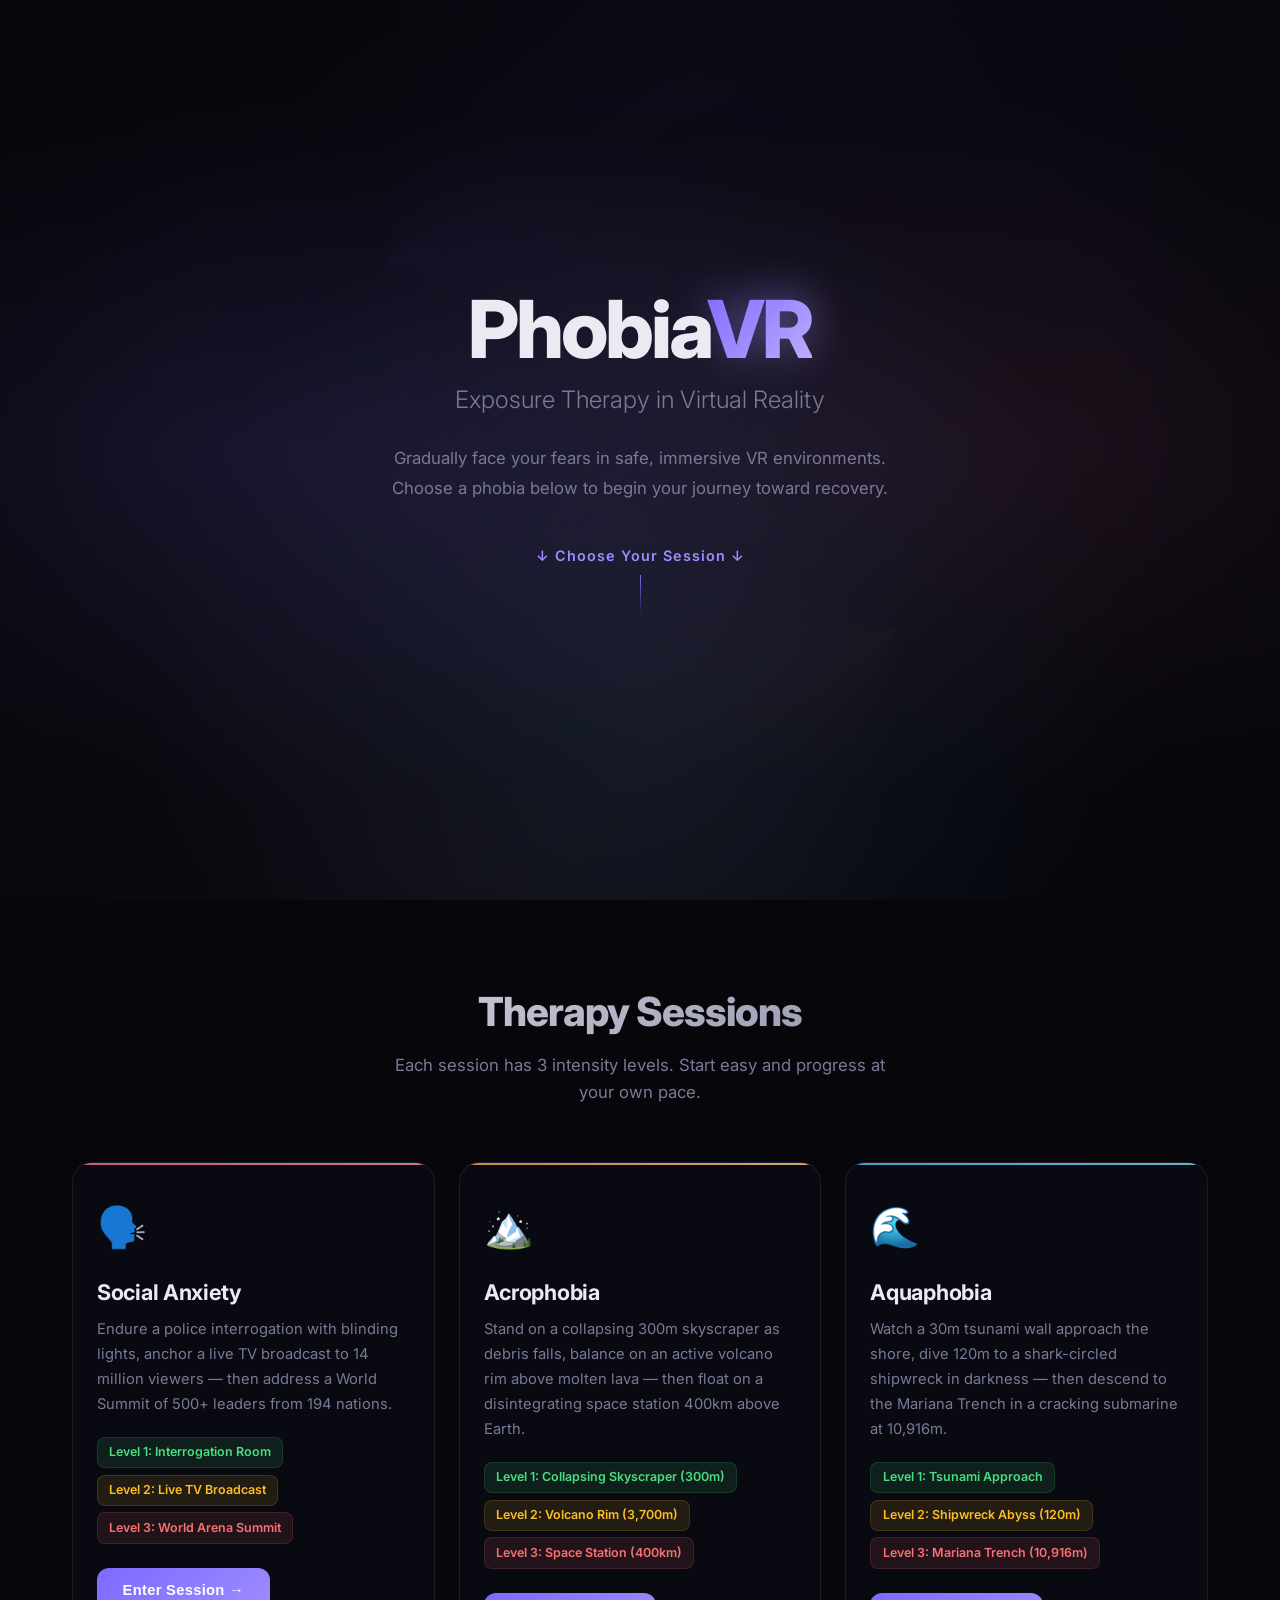
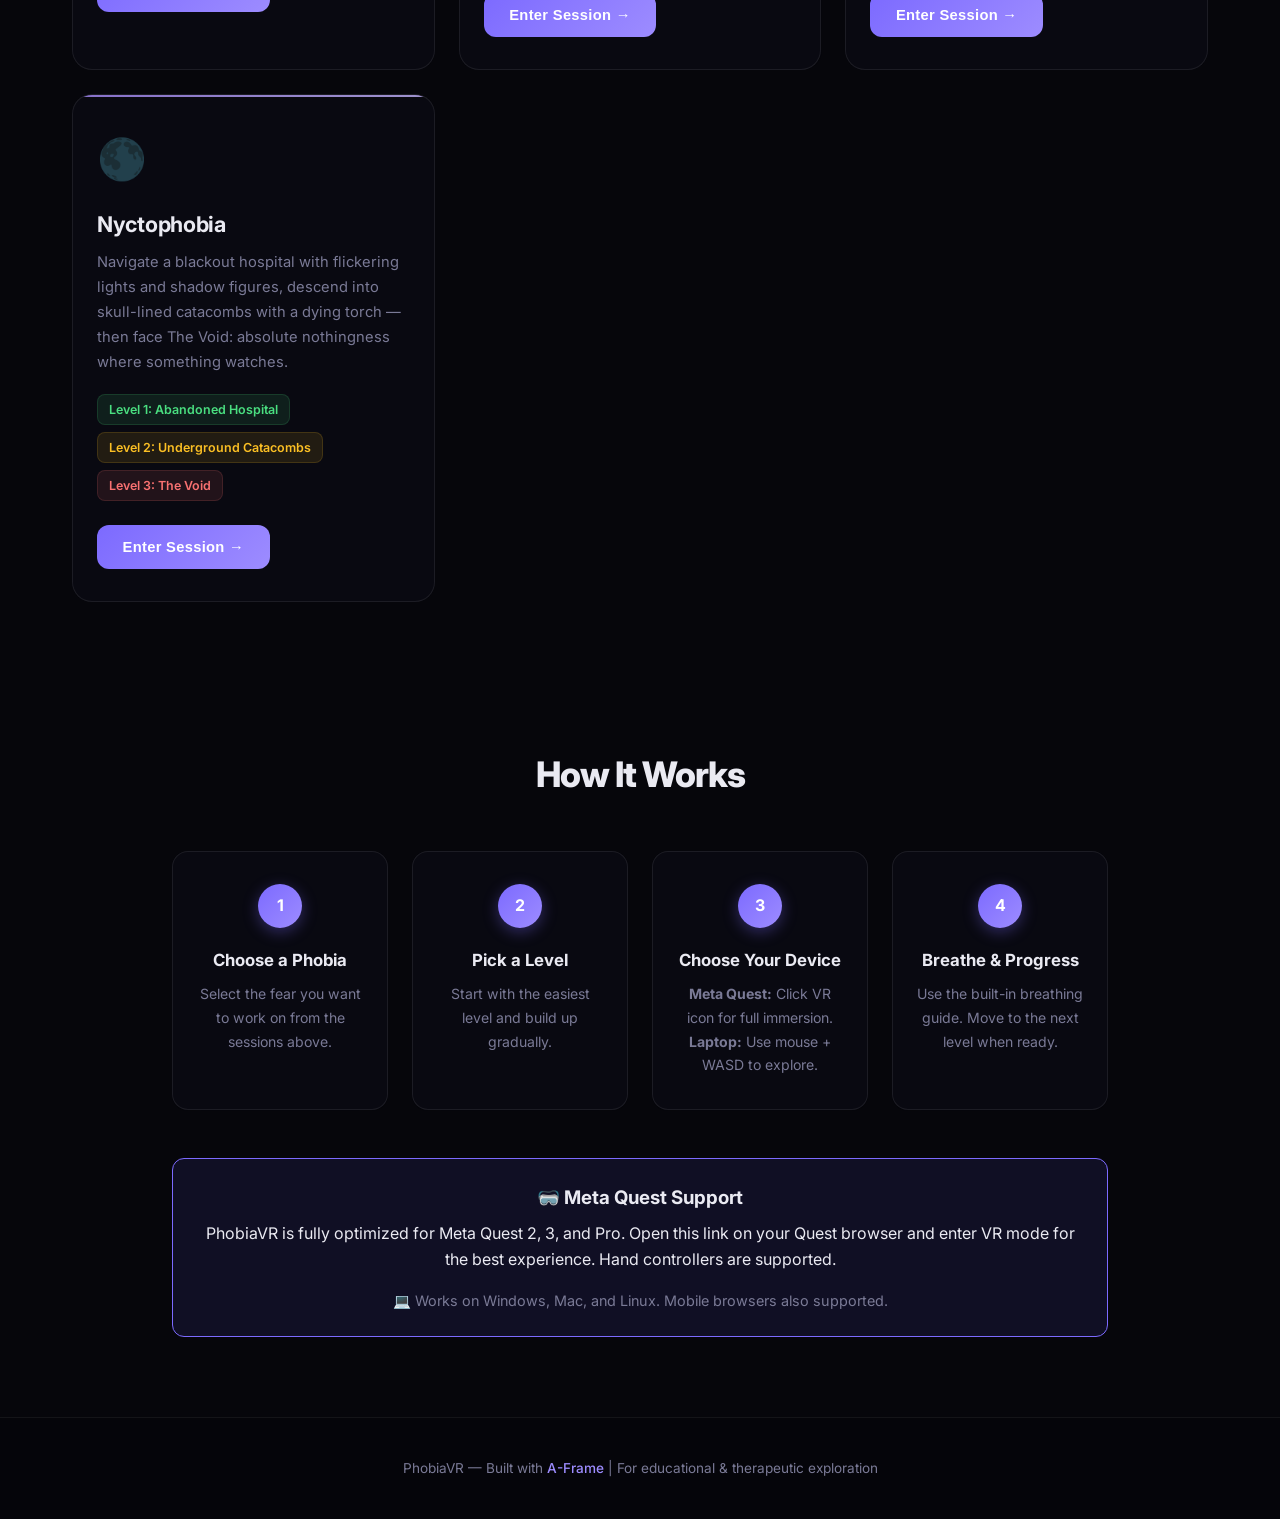
<file: index.html>
<!DOCTYPE html>
<html lang="en">
<head>
  <meta charset="UTF-8">
  <meta name="viewport" content="width=device-width, initial-scale=1.0">
  <title>PhobiaVR — Therapy Through Virtual Reality</title>
  <link rel="stylesheet" href="styles.css">
  <link href="https://fonts.googleapis.com/css2?family=Inter:wght@300;400;600;700;800&display=swap" rel="stylesheet">
</head>
<body>
  <div class="app">
    <!-- Hero / Landing -->
    <header class="hero">
      <div class="hero-bg"></div>
      <div class="hero-content">
        <h1 class="hero-title">Phobia<span class="accent">VR</span></h1>
        <p class="hero-subtitle">Exposure Therapy in Virtual Reality</p>
        <p class="hero-desc">
          Gradually face your fears in safe, immersive VR environments.
          Choose a phobia below to begin your journey toward recovery.
        </p>
        <div class="scroll-hint">↓ Choose Your Session ↓</div>
      </div>
    </header>

    <!-- Phobia Cards -->
    <main class="sessions">
      <h2 class="section-title">Therapy Sessions</h2>
      <p class="section-desc">Each session has 3 intensity levels. Start easy and progress at your own pace.</p>

      <div class="card-grid">
        <!-- Social Anxiety -->
        <div class="card card-social" onclick="window.location.href='social.html'">
          <div class="card-icon">🗣️</div>
          <h3>Social Anxiety</h3>
          <p>Endure a police interrogation with blinding lights, anchor a live TV broadcast to 14 million viewers — then address a World Summit of 500+ leaders from 194 nations.</p>
          <div class="card-levels">
            <span class="level easy">Level 1: Interrogation Room</span>
            <span class="level medium">Level 2: Live TV Broadcast</span>
            <span class="level hard">Level 3: World Arena Summit</span>
          </div>
          <button class="card-btn">Enter Session →</button>
        </div>

        <!-- Acrophobia -->
        <div class="card card-acro" onclick="window.location.href='acrophobia.html'">
          <div class="card-icon">🏔️</div>
          <h3>Acrophobia</h3>
          <p>Stand on a collapsing 300m skyscraper as debris falls, balance on an active volcano rim above molten lava — then float on a disintegrating space station 400km above Earth.</p>
          <div class="card-levels">
            <span class="level easy">Level 1: Collapsing Skyscraper (300m)</span>
            <span class="level medium">Level 2: Volcano Rim (3,700m)</span>
            <span class="level hard">Level 3: Space Station (400km)</span>
          </div>
          <button class="card-btn">Enter Session →</button>
        </div>

        <!-- Aquaphobia -->
        <div class="card card-aqua" onclick="window.location.href='aquaphobia.html'">
          <div class="card-icon">🌊</div>
          <h3>Aquaphobia</h3>
          <p>Watch a 30m tsunami wall approach the shore, dive 120m to a shark-circled shipwreck in darkness — then descend to the Mariana Trench in a cracking submarine at 10,916m.</p>
          <div class="card-levels">
            <span class="level easy">Level 1: Tsunami Approach</span>
            <span class="level medium">Level 2: Shipwreck Abyss (120m)</span>
            <span class="level hard">Level 3: Mariana Trench (10,916m)</span>
          </div>
          <button class="card-btn">Enter Session →</button>
        </div>

        <!-- Nyctophobia -->
        <div class="card card-nycto" onclick="window.location.href='nyctophobia.html'">
          <div class="card-icon">🌑</div>
          <h3>Nyctophobia</h3>
          <p>Navigate a blackout hospital with flickering lights and shadow figures, descend into skull-lined catacombs with a dying torch — then face The Void: absolute nothingness where something watches.</p>
          <div class="card-levels">
            <span class="level easy">Level 1: Abandoned Hospital</span>
            <span class="level medium">Level 2: Underground Catacombs</span>
            <span class="level hard">Level 3: The Void</span>
          </div>
          <button class="card-btn">Enter Session →</button>
        </div>
      </div>
    </main>

    <!-- Info -->
    <section class="info">
      <h2>How It Works</h2>
      <div class="info-grid">
        <div class="info-item">
          <div class="info-num">1</div>
          <h4>Choose a Phobia</h4>
          <p>Select the fear you want to work on from the sessions above.</p>
        </div>
        <div class="info-item">
          <div class="info-num">2</div>
          <h4>Pick a Level</h4>
          <p>Start with the easiest level and build up gradually.</p>
        </div>
        <div class="info-item">
          <div class="info-num">3</div>
          <h4>Choose Your Device</h4>
          <p><strong>Meta Quest:</strong> Click VR icon for full immersion. <strong>Laptop:</strong> Use mouse + WASD to explore.</p>
        </div>
        <div class="info-item">
          <div class="info-num">4</div>
          <h4>Breathe & Progress</h4>
          <p>Use the built-in breathing guide. Move to the next level when ready.</p>
        </div>
      </div>
      
      <div style="margin-top: 3rem; padding: 1.5rem; background: rgba(108, 99, 255, 0.1); border: 1px solid var(--accent); border-radius: 12px; text-align: center;">
        <h3 style="margin-bottom: 0.5rem;">🥽 Meta Quest Support</h3>
        <p>PhobiaVR is fully optimized for Meta Quest 2, 3, and Pro. Open this link on your Quest browser and enter VR mode for the best experience. Hand controllers are supported.</p>
        <p style="margin-top: 1rem; font-size: 0.9rem; color: var(--text-dim);">💻 Works on Windows, Mac, and Linux. Mobile browsers also supported.</p>
      </div>
    </section>

    <footer>
      <p>PhobiaVR — Built with <a href="https://aframe.io" target="_blank">A-Frame</a> | For educational & therapeutic exploration</p>
    </footer>
  </div>
</body>
</html>
</file>
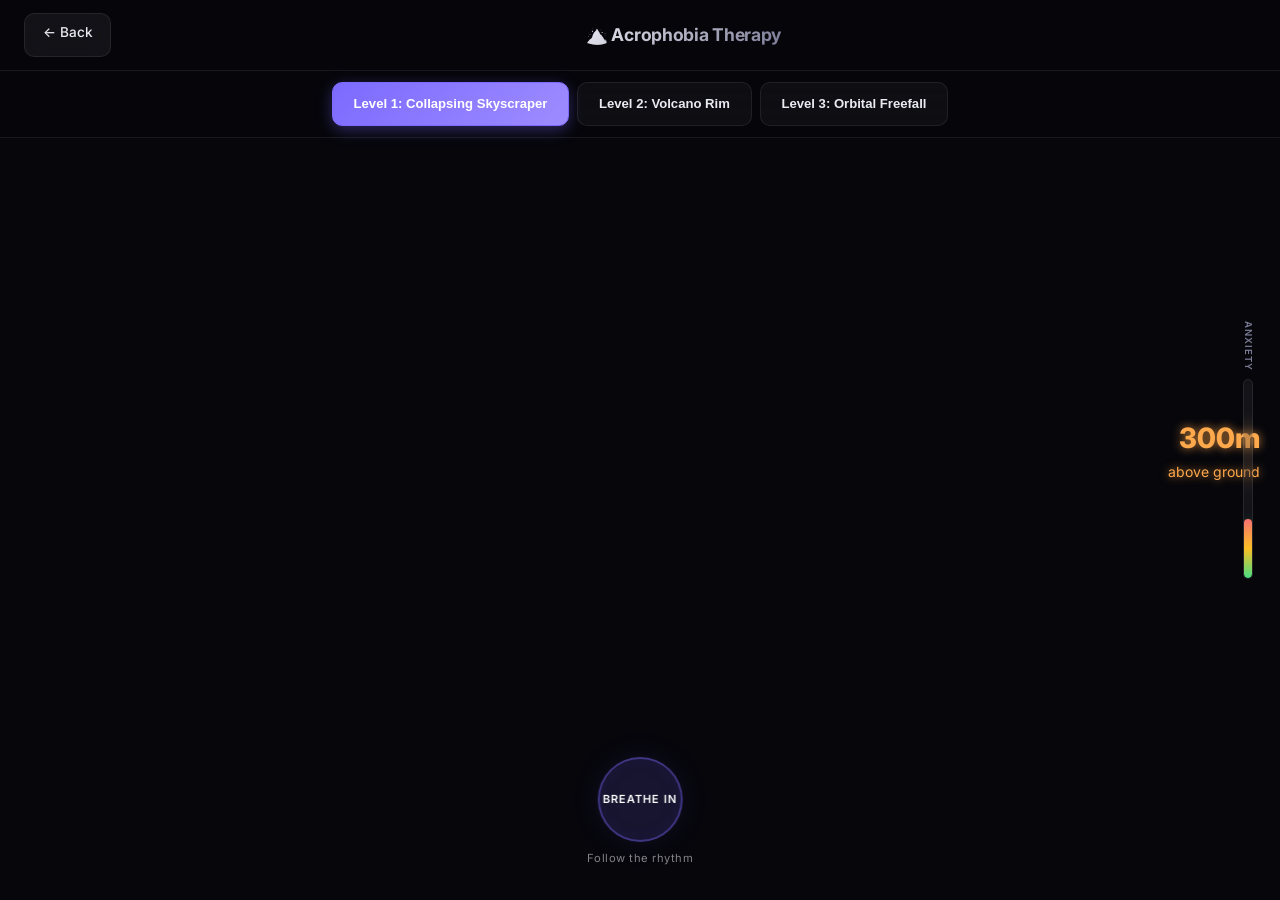
<file: acrophobia.html>
<!DOCTYPE html>
<html lang="en">
<head>
  <meta charset="UTF-8">
  <meta name="viewport" content="width=device-width, initial-scale=1.0">
  <title>Acrophobia — PhobiaVR</title>
  <script src="https://aframe.io/releases/1.4.2/aframe.min.js"></script>
  <script src="shared.js"></script>
  <link rel="stylesheet" href="styles.css">
  <link href="https://fonts.googleapis.com/css2?family=Inter:wght@300;400;600;700&display=swap" rel="stylesheet">
  <style>
    #height-indicator{position:fixed;right:20px;top:50%;transform:translateY(-50%);z-index:100;color:#ffa94d;font-family:Inter,sans-serif;font-size:14px;text-align:right;pointer-events:none;text-shadow:0 0 10px rgba(255,169,77,0.8)}
    #height-indicator .height-val{font-size:28px;font-weight:800;display:block}
    #wind-overlay{position:fixed;top:0;left:0;width:100%;height:100%;pointer-events:none;z-index:50;opacity:0;transition:opacity 1s}
    #vertigo-overlay{position:fixed;top:0;left:0;width:100%;height:100%;pointer-events:none;z-index:49;opacity:0;transition:opacity 2s;background:radial-gradient(ellipse at center,transparent 30%,rgba(0,0,0,0.5) 100%)}
    @keyframes screenShake{0%{transform:translate(0,0)}25%{transform:translate(-3px,2px)}50%{transform:translate(2px,-3px)}75%{transform:translate(-2px,3px)}100%{transform:translate(0,0)}}
    #lift-overlay{position:fixed;bottom:28%;left:50%;transform:translateX(-50%);z-index:52;pointer-events:none;text-align:center;transition:opacity 0.5s;opacity:0}
    #lift-overlay .lift-arrow{color:#ffa94d;font-size:36px;display:block;animation:liftPulse 1s ease-in-out infinite;text-shadow:0 0 20px rgba(255,169,77,0.8)}
    #lift-overlay .lift-text{color:#ffa94d;font-family:Inter,sans-serif;font-size:13px;font-weight:700;letter-spacing:4px;text-shadow:0 0 12px rgba(255,169,77,0.6)}
    @keyframes liftPulse{0%,100%{transform:translateY(4px);opacity:0.3}50%{transform:translateY(-4px);opacity:1}}
    #fall-overlay{position:fixed;top:0;left:0;width:100%;height:100%;z-index:60;pointer-events:none;opacity:0;transition:opacity 0.2s;background:linear-gradient(to bottom,rgba(255,0,0,0.15),rgba(0,0,0,0.8))}
    #fall-overlay .fall-text{position:absolute;top:40%;left:50%;transform:translate(-50%,-50%);color:#ff3333;font-family:Inter,sans-serif;font-size:42px;font-weight:900;letter-spacing:8px;text-shadow:0 0 30px rgba(255,0,0,0.7);animation:fallPulse 0.3s ease-in-out infinite}
    #fall-overlay .fall-alt{position:absolute;top:55%;left:50%;transform:translateX(-50%);color:#ffa94d;font-family:Inter,sans-serif;font-size:20px;font-weight:700;letter-spacing:3px;text-shadow:0 0 12px rgba(255,169,77,0.8)}
    @keyframes fallPulse{0%,100%{opacity:1;transform:translate(-50%,-50%) scale(1)}50%{opacity:0.6;transform:translate(-50%,-50%) scale(1.05)}}
    #fall-overlay .try-again{position:absolute;top:68%;left:50%;transform:translateX(-50%);padding:14px 40px;background:rgba(255,60,60,0.8);color:#fff;font-family:Inter,sans-serif;font-size:16px;font-weight:700;letter-spacing:3px;border:2px solid #ff6666;border-radius:8px;cursor:pointer;pointer-events:auto;opacity:0;transition:opacity 0.5s;text-shadow:0 0 8px rgba(255,0,0,0.6);animation:none}
    #fall-overlay .try-again:hover{background:rgba(255,80,80,1);transform:translateX(-50%) scale(1.05)}
    #fall-overlay .try-again.show{opacity:1;animation:fallPulse 1.5s ease-in-out infinite}
  </style>
</head>
<body>
  <div id="height-indicator"><span class="height-val" id="alt-display">300m</span>above ground</div>
  <div id="wind-overlay"></div>
  <div id="vertigo-overlay"></div>
  <div id="lift-overlay"><span class="lift-arrow">▲</span><span class="lift-text">ASCENDING</span></div>
  <div id="fall-overlay"><div class="fall-text">FALLING</div><div class="fall-alt" id="fall-alt">300m</div><button class="try-again" id="try-again-btn" onclick="retryLevel()">TRY AGAIN</button></div>
  <div class="scene-ui">
    <div class="scene-header">
      <a href="index.html" class="back-btn">← Back</a>
      <h1>🏔️ Acrophobia Therapy</h1>
      <div></div>
    </div>
    <div class="level-selector">
      <button class="level-btn active" onclick="setLevel(1)">Level 1: Collapsing Skyscraper</button>
      <button class="level-btn" onclick="setLevel(2)">Level 2: Volcano Rim</button>
      <button class="level-btn" onclick="setLevel(3)">Level 3: Orbital Freefall</button>
    </div>
  </div>
  <div class="breathing-guide"><div class="breath-circle">Breathe In</div><div class="breath-label">Follow the rhythm</div></div>
  <div class="anxiety-meter"><span class="meter-label">Anxiety</span><div class="meter-track"><div class="meter-fill" style="height:30%"></div></div></div>
  <div class="comfort-msg" style="opacity:0;">You are safe here.</div>

  <a-scene id="vrscene" vr-mode-ui="enabled:true" renderer="antialias:true; colorManagement:true; physicallyCorrectLights:true; logarithmicDepthBuffer:true" fog="type:linear; color:#8899aa; near:80; far:600">
    <a-entity id="rig" position="0 1.6 0" thumbstick-locomotion="speed:5">
      <a-camera look-controls wasd-controls="acceleration:30">
        <a-cursor color="#ffa94d" fuse="false" raycaster="far:500"></a-cursor>
      </a-camera>
      <a-entity id="left-hand" laser-controls="hand:left" raycaster="showLine:true; lineColor:#44aaff; lineOpacity:0.5; far:3"></a-entity>
      <a-entity id="right-hand" laser-controls="hand:right" raycaster="showLine:true; lineColor:#44aaff; lineOpacity:0.5; far:10"></a-entity>
    </a-entity>

    <!-- ======= LEVEL 1: Collapsing Skyscraper 300m ======= -->
    <a-entity id="level1" visible="true">
      <a-sky color="#778899"></a-sky>
      <a-light type="directional" position="40 60 20" color="#fff5e0" intensity="1.5" cast-shadow="true"></a-light>
      <a-light type="ambient" color="#99aabb" intensity="0.35"></a-light>
      <a-light type="hemisphere" color="#aabbcc" groundColor="#555" intensity="0.3"></a-light>
      <!-- Overcast sun -->
      <a-sphere position="40 60 20" radius="4" material="color:#fff; emissive:#ffe8c0; emissiveIntensity:0.8; fog:false"></a-sphere>

      <!-- Cracked rooftop platform -->
      <a-box position="0 0 0" width="28" height="0.3" depth="28" material="color:#777; roughness:0.95"></a-box>
      <!-- Crack lines across floor -->
      <a-box position="-3 0.16 2" width="14" height="0.02" depth="0.08" material="color:#333" rotation="0 15 0"></a-box>
      <a-box position="4 0.16 -3" width="10" height="0.02" depth="0.06" material="color:#333" rotation="0 -25 0"></a-box>
      <a-box position="1 0.16 5" width="12" height="0.02" depth="0.05" material="color:#333" rotation="0 40 0"></a-box>
      <a-box position="-5 0.16 -7" width="8" height="0.02" depth="0.07" material="color:#444" rotation="0 -60 0"></a-box>

      <!-- Gaping hole in floor -->
      <a-box position="9 -0.2 -7" width="6" height="0.4" depth="5" material="color:#222; side:back"></a-box>

      <!-- Rebar sticking out of edges -->
      <a-cylinder position="-13.8 0.5 -5" radius="0.03" height="1.8" material="color:#8B4513; metalness:0.7" rotation="15 0 10"></a-cylinder>
      <a-cylinder position="-13.6 0.3 -3" radius="0.03" height="1.2" material="color:#8B4513; metalness:0.7" rotation="-10 0 25"></a-cylinder>
      <a-cylinder position="13.5 0.4 3" radius="0.03" height="1" material="color:#8B4513; metalness:0.7" rotation="20 0 -15"></a-cylinder>
      <a-cylinder position="5 0.3 -13.8" radius="0.03" height="1.5" material="color:#8B4513; metalness:0.7" rotation="-5 0 30"></a-cylinder>

      <!-- Broken railing (partial, only one side) -->
      <a-box position="-5 0.5 -13.8" width="12" height="1" depth="0.1" material="color:#666; metalness:0.5"></a-box>
      <a-box position="10 0.3 -13.8" width="3" height="0.5" depth="0.1" material="color:#666; metalness:0.5" rotation="0 0 -25"></a-box>
      <!-- All other sides: NO railing -->

      <!-- Rooftop structures (damaged) -->
      <a-box position="-8 1.5 8" width="4" height="3" depth="3" material="color:#666"></a-box>
      <a-box position="-8 3.2 8" width="3.5" height="0.5" depth="2.8" material="color:#555" rotation="0 0 8"></a-box>
      <!-- HVAC unit toppled -->
      <a-box position="7 0.4 9" width="2" height="1.5" depth="2" material="color:#888; metalness:0.4" rotation="0 0 35"></a-box>

      <!-- Building going DOWN 300m -->
      <a-box position="0 -150 0" width="28" height="300" depth="28" material="color:#556677; metalness:0.3"></a-box>
      <!-- Glass facade -->
      <a-box position="0 -100 -14.1" width="27" height="260" depth="0.1" material="color:#334455; metalness:0.8; opacity:0.7; transparent:true"></a-box>
      <a-box position="14.1 -100 0" width="0.1" height="260" depth="27" material="color:#334455; metalness:0.8; opacity:0.7; transparent:true"></a-box>
      <a-box position="-14.1 -100 0" width="0.1" height="260" depth="27" material="color:#334455; metalness:0.8; opacity:0.7; transparent:true"></a-box>

      <!-- Falling debris (animated) -->
      <a-box position="-4 5 -8" width="0.8" height="0.3" depth="0.6" material="color:#888"
             animation="property:position; to:-6 -300 -12; dur:7000; loop:true; easing:easeInQuad"
             animation__rot="property:rotation; from:0 0 0; to:120 250 80; dur:7000; loop:true"></a-box>
      <a-box position="6 3 5" width="0.5" height="0.2" depth="0.4" material="color:#777"
             animation="property:position; to:8 -300 3; dur:9000; loop:true; easing:easeInQuad; delay:2000"
             animation__rot="property:rotation; from:0 0 0; to:90 180 45; dur:9000; loop:true; delay:2000"></a-box>
      <a-sphere position="2 4 -10" radius="0.2" material="color:#999"
               animation="property:position; to:3 -300 -14; dur:5000; loop:true; easing:easeInQuad; delay:4000"></a-sphere>
      <a-box position="-8 6 2" width="1.2" height="0.5" depth="0.8" material="color:#666"
             animation="property:position; to:-10 -300 -2; dur:11000; loop:true; easing:easeInQuad; delay:6000"
             animation__rot="property:rotation; from:0 0 0; to:200 90 150; dur:11000; loop:true; delay:6000"></a-box>

      <!-- Ground 300m below -->
      <a-plane position="0 -300 0" rotation="-90 0 0" width="4000" height="4000" material="color:#4a5a3a"></a-plane>
      <!-- Streets grid -->
      <a-box position="0 -299.9 -50" width="14" height="0.05" depth="4000" material="color:#333"></a-box>
      <a-box position="70 -299.9 0" width="14" height="0.05" depth="4000" material="color:#333"></a-box>
      <a-box position="-70 -299.9 0" width="14" height="0.05" depth="4000" material="color:#333"></a-box>
      <a-box position="0 -299.9 0" width="4000" height="0.05" depth="14" material="color:#333"></a-box>

      <!-- Flashing emergency vehicles far below -->
      <a-box position="5 -299 -20" width="0.5" height="0.25" depth="1" material="color:#ff0000; emissive:#ff0000; emissiveIntensity:0"
             animation="property:material.emissiveIntensity; from:0; to:0.8; dur:500; dir:alternate; loop:true"></a-box>
      <a-box position="8 -299 -22" width="0.5" height="0.25" depth="1" material="color:#0000ff; emissive:#0000ff; emissiveIntensity:0"
             animation="property:material.emissiveIntensity; from:0.8; to:0; dur:500; dir:alternate; loop:true"></a-box>
      <a-box position="-3 -299 -18" width="0.5" height="0.25" depth="1" material="color:#ff0000; emissive:#ff0000; emissiveIntensity:0"
             animation="property:material.emissiveIntensity; from:0; to:0.6; dur:600; dir:alternate; loop:true"></a-box>

      <!-- Massive city skyline -->
      <a-box position="-90 -80 -60" width="35" height="440" depth="35" material="color:#667788; metalness:0.5"></a-box>
      <a-box position="100 -60 -80" width="28" height="480" depth="28" material="color:#556677; metalness:0.5"></a-box>
      <a-box position="-60 -120 80" width="32" height="360" depth="32" material="color:#778899; metalness:0.5"></a-box>
      <a-box position="70 -140 70" width="24" height="320" depth="24" material="color:#889999; metalness:0.5"></a-box>
      <a-box position="-120 -70 -110" width="40" height="460" depth="35" material="color:#5a6a7a; metalness:0.5"></a-box>
      <a-box position="140 -100 -40" width="22" height="400" depth="22" material="color:#6a7a8a; metalness:0.5"></a-box>
      <a-box position="-40 -150 -140" width="45" height="300" depth="40" material="color:#7788aa; metalness:0.5"></a-box>
      <a-box position="50 -130 140" width="30" height="340" depth="30" material="color:#667799; metalness:0.5"></a-box>
      <a-box position="160 -90 60" width="26" height="420" depth="26" material="color:#5a7a8a; metalness:0.5"></a-box>
      <a-box position="-150 -110 50" width="33" height="380" depth="28" material="color:#6a8899; metalness:0.5"></a-box>

      <!-- Helicopter circling building -->
      <a-entity animation="property:rotation; from:0 0 0; to:0 360 0; dur:20000; loop:true; easing:linear">
        <a-entity position="35 8 0">
          <a-box width="1.8" height="0.6" depth="0.6" material="color:#333"></a-box>
          <a-box position="-1 0 0" width="1.5" height="0.2" depth="0.2" material="color:#555"></a-box>
          <a-cylinder position="0 0.5 0" radius="2" height="0.05" material="color:#555; opacity:0.5; transparent:true"
                      animation="property:rotation; from:0 0 0; to:0 360 0; dur:150; loop:true; easing:linear"></a-cylinder>
        </a-entity>
      </a-entity>

      <!-- Storm clouds approaching -->
      <a-entity position="-70 40 -100">
        <a-sphere radius="30" material="color:#445566; opacity:0.6; transparent:true; fog:false"></a-sphere>
        <a-sphere position="25 -5 10" radius="22" material="color:#445566; opacity:0.5; transparent:true; fog:false"></a-sphere>
        <a-sphere position="-15 3 15" radius="18" material="color:#3a4a5a; opacity:0.4; transparent:true; fog:false"></a-sphere>
      </a-entity>
      <a-entity position="60 35 -120">
        <a-sphere radius="25" material="color:#3a4a55; opacity:0.5; transparent:true; fog:false"></a-sphere>
        <a-sphere position="18 2 8" radius="20" material="color:#3a4a55; opacity:0.4; transparent:true; fog:false"></a-sphere>
      </a-entity>

      <!-- Violent wind streaks -->
      <a-entity animation="property:position; from:-40 2 -5; to:40 3 -8; dur:2200; loop:true; easing:linear">
        <a-box width="6" height="0.01" depth="0.01" material="color:#fff; opacity:0.4; transparent:true"></a-box>
      </a-entity>
      <a-entity animation="property:position; from:-35 5 3; to:35 4 1; dur:1800; loop:true; easing:linear">
        <a-box width="5" height="0.01" depth="0.01" material="color:#fff; opacity:0.3; transparent:true"></a-box>
      </a-entity>
      <a-entity animation="property:position; from:-45 1 8; to:45 2 5; dur:1500; loop:true; easing:linear">
        <a-box width="7" height="0.01" depth="0.01" material="color:#fff; opacity:0.25; transparent:true"></a-box>
      </a-entity>
      <a-entity animation="property:position; from:40 7 -3; to:-40 6 -6; dur:2000; loop:true; easing:linear">
        <a-box width="4" height="0.01" depth="0.01" material="color:#fff; opacity:0.2; transparent:true"></a-box>
      </a-entity>

      <!-- Cloud layers encountered during ascent -->
      <a-sphere position="-20 -180 -15" radius="22" material="color:#bbc; opacity:0.14; transparent:true; fog:false"></a-sphere>
      <a-sphere position="15 -170 10" radius="18" material="color:#ccd; opacity:0.12; transparent:true; fog:false"></a-sphere>
      <a-sphere position="5 -160 -20" radius="25" material="color:#aab; opacity:0.1; transparent:true; fog:false"></a-sphere>
      <a-sphere position="-10 -100 12" radius="20" material="color:#dde; opacity:0.1; transparent:true; fog:false"></a-sphere>
      <a-sphere position="18 -90 -10" radius="15" material="color:#bbc; opacity:0.08; transparent:true; fog:false"></a-sphere>
      <a-sphere position="-25 -140 5" radius="16" material="color:#ccc; opacity:0.11; transparent:true; fog:false"></a-sphere>

      <a-text value="COLLAPSING SKYSCRAPER — 300m up.\nThe floor is cracking. Debris falls into the void.\nNo complete railing. The building groans and shifts.\nLook down through the hole in the floor." position="0 3.5 -6" align="center" color="#ffa94d" scale="0.55 0.55 0.55" face-camera></a-text>
    </a-entity>

    <!-- ======= LEVEL 2: Active Volcano Rim — 3,700m ======= -->
    <a-entity id="level2" visible="false">
      <a-sky color="#1a0800"></a-sky>
      <a-light type="ambient" color="#ff4400" intensity="0.15"></a-light>
      <a-light type="point" position="0 -200 0" color="#ff3300" intensity="3" distance="500"></a-light>
      <a-light type="point" position="0 -100 0" color="#ff6600" intensity="2" distance="300"></a-light>
      <a-light type="directional" position="30 40 20" color="#ffaa66" intensity="0.5"></a-light>

      <!-- Volcano rim (irregular rocky ring) -->
      <a-torus position="0 0 0" radius="22" radius-tubular="5" material="color:#2a1a0a; roughness:1" rotation="90 0 0" segments-tubular="24" segments-radial="12"></a-torus>
      <!-- Standing platform -->
      <a-box position="0 -1 20" width="8" height="2.5" depth="5" material="color:#3a2510; roughness:1"></a-box>
      <a-box position="4 -0.5 19" width="3" height="1.8" depth="3" material="color:#2a1a08; roughness:1"></a-box>
      <a-box position="-3 -0.8 21" width="2.5" height="1.2" depth="2.5" material="color:#4a3015; roughness:1"></a-box>
      <a-sphere position="6 -0.2 18" radius="1" material="color:#3a2010; roughness:1"></a-sphere>
      <a-sphere position="-5 -0.3 19" radius="0.8" material="color:#2a1508; roughness:1"></a-sphere>

      <!-- Lava lake 400m below -->
      <a-circle position="0 -400 0" radius="20" rotation="-90 0 0" material="color:#ff3300; emissive:#ff4400; emissiveIntensity:0.8"
                animation="property:material.emissiveIntensity; from:0.5; to:1; dur:3000; dir:alternate; loop:true"></a-circle>
      <a-circle position="0 -399 0" radius="22" rotation="-90 0 0" material="color:#ff6600; opacity:0.3; transparent:true; emissive:#ff4400; emissiveIntensity:0.5"></a-circle>
      <!-- Lava rivers on surface -->
      <a-box position="5 -398 -3" width="1.5" height="0.1" depth="8" material="color:#ff5500; emissive:#ff3300; emissiveIntensity:0.6"
             animation="property:material.emissiveIntensity; from:0.4; to:0.9; dur:2000; dir:alternate; loop:true"></a-box>
      <a-box position="-4 -398 5" width="1" height="0.1" depth="6" material="color:#ff4400; emissive:#ff2200; emissiveIntensity:0.5" rotation="0 30 0"
             animation="property:material.emissiveIntensity; from:0.3; to:0.8; dur:2500; dir:alternate; loop:true"></a-box>

      <!-- Inner caldera walls -->
      <a-cylinder position="0 -200 0" radius="21" height="400" material="color:#1a0a04; roughness:1; side:back" open-ended="true"></a-cylinder>

      <!-- Volcanic rocks -->
      <a-sphere position="7 0.2 17" radius="1" material="color:#2a1508; roughness:1"></a-sphere>
      <a-sphere position="-6 -0.3 18" radius="0.6" material="color:#3a2010; roughness:1"></a-sphere>
      <a-sphere position="2 0.3 16" radius="0.8" material="color:#1a0a04; roughness:1"></a-sphere>
      <a-box position="-2 0 15" width="2" height="1" depth="1.5" material="color:#2a1a08; roughness:1" rotation="10 20 5"></a-box>

      <!-- Rising lava bubbles -->
      <a-sphere position="3 -380 -5" radius="1.5" material="color:#ff5500; emissive:#ff3300; emissiveIntensity:0.8"
                animation="property:position; from:3 -380 -5; to:5 -280 -3; dur:6000; loop:true; easing:easeOutQuad"
                animation__pop="property:scale; from:1 1 1; to:0.1 0.1 0.1; dur:6000; loop:true; easing:easeInQuad"></a-sphere>
      <a-sphere position="-5 -390 8" radius="1.2" material="color:#ff6600; emissive:#ff4400; emissiveIntensity:0.7"
                animation="property:position; from:-5 -390 8; to:-3 -300 6; dur:8000; loop:true; easing:easeOutQuad; delay:2000"
                animation__pop="property:scale; from:1 1 1; to:0.1 0.1 0.1; dur:8000; loop:true; easing:easeInQuad; delay:2000"></a-sphere>
      <a-sphere position="0 -370 0" radius="2" material="color:#ff4400; emissive:#ff2200; emissiveIntensity:0.9"
                animation="property:position; from:0 -370 0; to:2 -260 -2; dur:10000; loop:true; easing:easeOutQuad; delay:4000"
                animation__pop="property:scale; from:1 1 1; to:0.1 0.1 0.1; dur:10000; loop:true; easing:easeInQuad; delay:4000"></a-sphere>

      <!-- Smoke columns rising -->
      <a-sphere position="10 3 12" radius="3" material="color:#554433; opacity:0.2; transparent:true"
                animation="property:position; from:10 3 12; to:14 40 10; dur:12000; loop:true"
                animation__fade="property:material.opacity; from:0.2; to:0; dur:12000; loop:true"></a-sphere>
      <a-sphere position="-8 2 14" radius="2.5" material="color:#665544; opacity:0.15; transparent:true"
                animation="property:position; from:-8 2 14; to:-5 35 16; dur:10000; loop:true; delay:3000"
                animation__fade="property:material.opacity; from:0.15; to:0; dur:10000; loop:true; delay:3000"></a-sphere>
      <a-sphere position="3 4 22" radius="4" material="color:#443322; opacity:0.2; transparent:true"
                animation="property:position; from:3 4 22; to:1 50 24; dur:15000; loop:true; delay:5000"
                animation__fade="property:material.opacity; from:0.2; to:0; dur:15000; loop:true; delay:5000"></a-sphere>
      <a-sphere position="-3 5 16" radius="2" material="color:#554433; opacity:0.18; transparent:true"
                animation="property:position; from:-3 5 16; to:-1 30 18; dur:9000; loop:true; delay:7000"
                animation__fade="property:material.opacity; from:0.18; to:0; dur:9000; loop:true; delay:7000"></a-sphere>

      <!-- Outer mountain slope -->
      <a-cone position="0 -600 0" radius-bottom="900" radius-top="24" height="1200" material="color:#3a2a15; roughness:1; side:double" open-ended="true"></a-cone>
      <!-- Distant landscape -->
      <a-plane position="0 -900 0" rotation="-90 0 0" width="8000" height="8000" material="color:#2a4a2a"></a-plane>

      <!-- Glowing cracks in rock near edge -->
      <a-box position="2 -0.7 17" width="4" height="0.02" depth="0.12" material="color:#ff4400; emissive:#ff2200; emissiveIntensity:0.6" rotation="0 20 0"
             animation="property:material.emissiveIntensity; from:0.3; to:0.9; dur:2000; dir:alternate; loop:true"></a-box>
      <a-box position="-1 -0.7 19" width="3" height="0.02" depth="0.1" material="color:#ff5500; emissive:#ff3300; emissiveIntensity:0.5" rotation="0 -30 0"
             animation="property:material.emissiveIntensity; from:0.2; to:0.8; dur:2500; dir:alternate; loop:true"></a-box>
      <a-box position="4 -0.6 15.5" width="2.5" height="0.02" depth="0.08" material="color:#ff3300; emissive:#ff1100; emissiveIntensity:0.4" rotation="0 50 0"
             animation="property:material.emissiveIntensity; from:0.2; to:0.7; dur:3000; dir:alternate; loop:true"></a-box>

      <!-- Heat shimmer -->
      <a-plane position="0 8 0" rotation="-90 0 0" width="50" height="50" material="color:#ff4400; opacity:0.03; transparent:true"
               animation="property:material.opacity; from:0.02; to:0.06; dur:3000; dir:alternate; loop:true"></a-plane>

      <!-- Ash particles -->
      <a-entity animation="property:position; from:0 35 5; to:5 -3 8; dur:8000; loop:true; easing:linear">
        <a-sphere radius="0.06" material="color:#444; opacity:0.5; transparent:true"></a-sphere>
      </a-entity>
      <a-entity animation="property:position; from:-12 30 8; to:-5 -2 12; dur:10000; loop:true; easing:linear; delay:2000">
        <a-sphere radius="0.05" material="color:#555; opacity:0.4; transparent:true"></a-sphere>
      </a-entity>
      <a-entity animation="property:position; from:8 32 -3; to:12 -1 2; dur:9000; loop:true; easing:linear; delay:4000">
        <a-sphere radius="0.07" material="color:#444; opacity:0.35; transparent:true"></a-sphere>
      </a-entity>
      <a-entity animation="property:position; from:-6 28 15; to:-2 0 18; dur:7000; loop:true; easing:linear; delay:1000">
        <a-sphere radius="0.04" material="color:#555; opacity:0.4; transparent:true"></a-sphere>
      </a-entity>
      <a-entity animation="property:position; from:4 25 20; to:7 1 22; dur:11000; loop:true; easing:linear; delay:6000">
        <a-sphere radius="0.08" material="color:#444; opacity:0.3; transparent:true"></a-sphere>
      </a-entity>

      <!-- Volcanic smoke/clouds encountered during ascent -->
      <a-sphere position="-20 -320 18" radius="28" material="color:#443322; opacity:0.18; transparent:true; fog:false"></a-sphere>
      <a-sphere position="15 -280 -12" radius="22" material="color:#554433; opacity:0.15; transparent:true; fog:false"></a-sphere>
      <a-sphere position="5 -220 22" radius="25" material="color:#553322; opacity:0.16; transparent:true; fog:false"></a-sphere>
      <a-sphere position="-12 -160 10" radius="20" material="color:#664433; opacity:0.12; transparent:true; fog:false"></a-sphere>
      <a-sphere position="20 -100 -8" radius="18" material="color:#554422; opacity:0.13; transparent:true; fog:false"></a-sphere>
      <a-sphere position="-8 -60 18" radius="22" material="color:#5a3a20; opacity:0.1; transparent:true; fog:false"></a-sphere>

      <a-text value="ACTIVE VOLCANO — 3,700m elevation.\nThe caldera drops 400m to molten lava below.\nThe ground shakes. Toxic fumes burn your lungs.\nRock crumbles at the edge. One wrong step..." position="0 4 14" align="center" color="#ff8844" scale="0.5 0.5 0.5" face-camera></a-text>
    </a-entity>

    <!-- ======= LEVEL 3: Disintegrating Space Station 400km ======= -->
    <a-entity id="level3" visible="false">
      <a-sky color="#000002"></a-sky>
      <a-light type="directional" position="80 30 -40" color="#ffffff" intensity="3.5" cast-shadow="true"></a-light>
      <a-light type="ambient" color="#0a0a20" intensity="0.05"></a-light>

      <!-- Blinding sun in space -->
      <a-sphere position="80 30 -40" radius="6" material="color:#fff; emissive:#ffffff; emissiveIntensity:1.5; fog:false"></a-sphere>
      <a-sphere position="80 30 -40" radius="15" material="color:#ffffcc; opacity:0.1; transparent:true; fog:false; side:double"></a-sphere>
      <a-sphere position="80 30 -40" radius="30" material="color:#ffffaa; opacity:0.04; transparent:true; fog:false; side:double"></a-sphere>

      <!-- Station hull fragment you stand on -->
      <a-box position="0 0 0" width="10" height="0.15" depth="14" material="color:#888; metalness:0.8; roughness:0.3"></a-box>
      <!-- Torn jagged edges -->
      <a-box position="5.5 0.1 -3" width="1.2" height="0.15" depth="4" material="color:#777; metalness:0.7" rotation="0 0 18"></a-box>
      <a-box position="-5.2 0.08 2" width="1" height="0.15" depth="3" material="color:#999; metalness:0.8" rotation="0 0 -12"></a-box>
      <a-box position="3 0.12 -7.2" width="4" height="0.15" depth="1" material="color:#888; metalness:0.7" rotation="10 5 0"></a-box>

      <!-- Exposed wiring and pipes (damaged) -->
      <a-cylinder position="3 0.3 -5" radius="0.03" height="3.5" material="color:#cc0000" rotation="30 0 60"></a-cylinder>
      <a-cylinder position="-2 0.2 -6" radius="0.04" height="2.5" material="color:#0066cc" rotation="-20 0 45"></a-cylinder>
      <a-cylinder position="1 0.4 -6.3" radius="0.02" height="4.5" material="color:#cccc00" rotation="45 10 30"></a-cylinder>
      <a-cylinder position="-4 0.15 -4" radius="0.035" height="2" material="color:#00cc66" rotation="60 20 -15"></a-cylinder>

      <!-- Sparking electronics -->
      <a-sphere position="2.5 0.5 -4" radius="0.1" material="color:#ffff00; emissive:#ffff00; emissiveIntensity:0"
                animation="property:material.emissiveIntensity; from:0; to:2; dur:100; delay:3000; dir:alternate; loop:true"></a-sphere>
      <a-sphere position="-1.5 0.3 -5.5" radius="0.08" material="color:#00ffff; emissive:#00ffff; emissiveIntensity:0"
                animation="property:material.emissiveIntensity; from:0; to:2; dur:80; delay:5500; dir:alternate; loop:true"></a-sphere>
      <a-sphere position="4 0.2 2" radius="0.06" material="color:#ff8800; emissive:#ff8800; emissiveIntensity:0"
                animation="property:material.emissiveIntensity; from:0; to:1.5; dur:120; delay:8000; dir:alternate; loop:true"></a-sphere>

      <!-- Thin guardrail (barely functional) -->
      <a-cylinder position="0 0.5 -7" radius="0.02" height="10" material="color:#aaa; metalness:0.9" rotation="0 0 90"></a-cylinder>

      <!-- Drifting station debris chunks -->
      <a-entity animation="property:position; from:18 5 -12; to:-22 -4 18; dur:45000; loop:true; easing:linear">
        <a-box width="5" height="2.5" depth="3.5" material="color:#777; metalness:0.7"
               animation="property:rotation; from:0 0 0; to:45 180 90; dur:45000; loop:true; easing:linear"></a-box>
        <a-box position="4 0 0" width="6" height="0.1" depth="2.5" material="color:#224488; metalness:0.6"></a-box>
      </a-entity>
      <a-entity animation="property:position; from:-15 -3 22; to:20 5 -18; dur:60000; loop:true; easing:linear">
        <a-box width="3" height="2" depth="1.5" material="color:#888; metalness:0.6"
               animation="property:rotation; from:0 0 0; to:90 270 45; dur:60000; loop:true; easing:linear"></a-box>
      </a-entity>
      <a-entity animation="property:position; from:30 10 5; to:-25 -8 -20; dur:50000; loop:true; easing:linear">
        <a-cylinder radius="0.5" height="8" material="color:#999; metalness:0.7"
                    animation="property:rotation; from:0 0 0; to:60 120 30; dur:50000; loop:true; easing:linear"></a-cylinder>
      </a-entity>

      <!-- Empty astronaut suit drifting (haunting) -->
      <a-entity animation="property:position; from:28 0 5; to:-28 4 -10; dur:70000; loop:true; easing:linear">
        <a-entity animation="property:rotation; from:0 0 0; to:20 180 40; dur:70000; loop:true; easing:linear">
          <a-cylinder radius="0.22" height="1.1" material="color:#fff; metalness:0.3"></a-cylinder>
          <a-sphere position="0 0.75 0" radius="0.27" material="color:#fff; metalness:0.3"></a-sphere>
          <a-sphere position="0 0.8 0.22" radius="0.17" material="color:#1a1a40; metalness:0.9; opacity:0.8; transparent:true"></a-sphere>
          <a-cylinder position="0.3 0.2 0" radius="0.08" height="0.8" material="color:#fff; metalness:0.3" rotation="0 0 20"></a-cylinder>
          <a-cylinder position="-0.3 0.2 0" radius="0.08" height="0.8" material="color:#fff; metalness:0.3" rotation="0 0 -20"></a-cylinder>
        </a-entity>
      </a-entity>

      <!-- EARTH below (massive) -->
      <a-sphere position="0 -6771 0" radius="6371" material="color:#1a4a77; fog:false"></a-sphere>
      <!-- Continents -->
      <a-sphere position="40 -6770 -30" radius="100" material="color:#3a7a3a; opacity:0.7; transparent:true; fog:false"></a-sphere>
      <a-sphere position="-60 -6770 50" radius="80" material="color:#4a8a2a; opacity:0.6; transparent:true; fog:false"></a-sphere>
      <a-sphere position="20 -6770 80" radius="60" material="color:#d4c090; opacity:0.5; transparent:true; fog:false"></a-sphere>
      <a-sphere position="-30 -6770 -70" radius="90" material="color:#3a6a3a; opacity:0.6; transparent:true; fog:false"></a-sphere>
      <a-sphere position="80 -6770 -80" radius="70" material="color:#5a9a4a; opacity:0.5; transparent:true; fog:false"></a-sphere>
      <!-- Cloud layer -->
      <a-sphere position="0 -6760 0" radius="6362" material="color:#ffffff; opacity:0.15; transparent:true; fog:false"></a-sphere>
      <!-- Atmosphere glow -->
      <a-sphere position="0 -6771 0" radius="6381" material="color:#4488ff; opacity:0.06; transparent:true; fog:false; side:back"></a-sphere>
      <a-sphere position="0 -6771 0" radius="6390" material="color:#2266cc; opacity:0.03; transparent:true; fog:false; side:back"></a-sphere>

      <!-- Dense starfield (24 stars) -->
      <a-sphere position="50 40 -80" radius="0.15" material="color:#fff; emissive:#fff; emissiveIntensity:1; fog:false"></a-sphere>
      <a-sphere position="-70 60 -50" radius="0.1" material="color:#fff; emissive:#fff; emissiveIntensity:1; fog:false"></a-sphere>
      <a-sphere position="30 80 40" radius="0.12" material="color:#fff; emissive:#fff; emissiveIntensity:1; fog:false"></a-sphere>
      <a-sphere position="-40 30 70" radius="0.08" material="color:#ffd; emissive:#ffd; emissiveIntensity:1; fog:false"></a-sphere>
      <a-sphere position="80 55 -20" radius="0.13" material="color:#fff; emissive:#fff; emissiveIntensity:1; fog:false"></a-sphere>
      <a-sphere position="-20 90 -60" radius="0.09" material="color:#ddf; emissive:#ddf; emissiveIntensity:1; fog:false"></a-sphere>
      <a-sphere position="60 20 60" radius="0.11" material="color:#fff; emissive:#fff; emissiveIntensity:1; fog:false"></a-sphere>
      <a-sphere position="-80 45 25" radius="0.14" material="color:#ffd; emissive:#ffd; emissiveIntensity:1; fog:false"></a-sphere>
      <a-sphere position="10 70 -90" radius="0.1" material="color:#fff; emissive:#fff; emissiveIntensity:1; fog:false"></a-sphere>
      <a-sphere position="-55 85 -35" radius="0.07" material="color:#ddf; emissive:#ddf; emissiveIntensity:1; fog:false"></a-sphere>
      <a-sphere position="45 15 -70" radius="0.16" material="color:#fff; emissive:#fff; emissiveIntensity:1; fog:false"></a-sphere>
      <a-sphere position="-30 50 80" radius="0.08" material="color:#ffd; emissive:#ffd; emissiveIntensity:1; fog:false"></a-sphere>
      <a-sphere position="90 75 10" radius="0.12" material="color:#fff; emissive:#fff; emissiveIntensity:1; fog:false"></a-sphere>
      <a-sphere position="-65 25 -55" radius="0.1" material="color:#fff; emissive:#fff; emissiveIntensity:1; fog:false"></a-sphere>
      <a-sphere position="25 95 30" radius="0.09" material="color:#ddf; emissive:#ddf; emissiveIntensity:1; fog:false"></a-sphere>
      <a-sphere position="-45 65 45" radius="0.13" material="color:#fff; emissive:#fff; emissiveIntensity:1; fog:false"></a-sphere>
      <a-sphere position="75 10 -40" radius="0.11" material="color:#ffd; emissive:#ffd; emissiveIntensity:1; fog:false"></a-sphere>
      <a-sphere position="-15 80 -80" radius="0.08" material="color:#fff; emissive:#fff; emissiveIntensity:1; fog:false"></a-sphere>
      <a-sphere position="55 50 55" radius="0.15" material="color:#fff; emissive:#fff; emissiveIntensity:1; fog:false"></a-sphere>
      <a-sphere position="-85 35 -15" radius="0.1" material="color:#ddf; emissive:#ddf; emissiveIntensity:1; fog:false"></a-sphere>
      <a-sphere position="35 -10 85" radius="0.14" material="color:#fff; emissive:#fff; emissiveIntensity:1; fog:false"></a-sphere>
      <a-sphere position="-50 70 -70" radius="0.09" material="color:#ffd; emissive:#ffd; emissiveIntensity:1; fog:false"></a-sphere>
      <a-sphere position="70 85 -60" radius="0.11" material="color:#fff; emissive:#fff; emissiveIntensity:1; fog:false"></a-sphere>
      <a-sphere position="-90 15 40" radius="0.13" material="color:#ddf; emissive:#ddf; emissiveIntensity:1; fog:false"></a-sphere>

      <!-- Warning lights -->
      <a-sphere position="-3 1 -3" radius="0.1" material="color:#ff0000; emissive:#ff0000; emissiveIntensity:0"
                animation="property:material.emissiveIntensity; from:0; to:1; dur:800; dir:alternate; loop:true"></a-sphere>
      <a-sphere position="3 1 2" radius="0.1" material="color:#ff0000; emissive:#ff0000; emissiveIntensity:0"
                animation="property:material.emissiveIntensity; from:1; to:0; dur:800; dir:alternate; loop:true"></a-sphere>

      <!-- Moon -->
      <a-sphere position="-150 60 -250" radius="12" material="color:#ddd; emissive:#aaa; emissiveIntensity:0.15; fog:false"></a-sphere>

      <!-- Launch ground + atmosphere layers for ascent -->
      <a-plane position="0 -155 0" rotation="-90 0 0" width="600" height="600" material="color:#2a4a2a; fog:false"></a-plane>
      <a-plane position="0 -154.8 0" rotation="-90 0 0" width="24" height="24" material="color:#555; metalness:0.4; fog:false"></a-plane>
      <!-- Low thick clouds -->
      <a-sphere position="0 -120 0" radius="50" material="color:#aabbcc; opacity:0.14; transparent:true; fog:false"></a-sphere>
      <a-sphere position="-35 -115 25" radius="40" material="color:#bbccdd; opacity:0.12; transparent:true; fog:false"></a-sphere>
      <a-sphere position="30 -110 -20" radius="35" material="color:#aabbcc; opacity:0.1; transparent:true; fog:false"></a-sphere>
      <!-- Mid-altitude clouds -->
      <a-sphere position="20 -80 15" radius="45" material="color:#8899bb; opacity:0.1; transparent:true; fog:false"></a-sphere>
      <a-sphere position="-25 -70 -15" radius="40" material="color:#99aacc; opacity:0.08; transparent:true; fog:false"></a-sphere>
      <!-- High wispy clouds -->
      <a-sphere position="0 -45 0" radius="35" material="color:#4466aa; opacity:0.06; transparent:true; fog:false"></a-sphere>
      <a-sphere position="25 -30 -25" radius="28" material="color:#334488; opacity:0.05; transparent:true; fog:false"></a-sphere>
      <!-- Near-space glow -->
      <a-sphere position="0 -15 0" radius="20" material="color:#1a2255; opacity:0.04; transparent:true; fog:false"></a-sphere>

      <a-text value="DISINTEGRATING SPACE STATION — 400km above Earth.\nThe station is tearing apart. An empty suit drifts past.\nBelow is 400km of nothing. You are utterly alone.\nSparks fly. Oxygen is running out." position="0 3 -5" align="center" color="#ffa94d" scale="0.4 0.4 0.4" face-camera></a-text>
    </a-entity>
  </a-scene>

  <script src="shared.js"></script>
  <script>
    var altitudes = { 1: '300m', 2: '3,700m', 3: '400km' };
    var liftAnim = null;
    var currentLevel = 0;

    function setLevel(num) {
      if (liftAnim) { cancelAnimationFrame(liftAnim); liftAnim = null; }
      if (fallAnim) { cancelAnimationFrame(fallAnim); fallAnim = null; }
      isFalling = false;
      currentLevel = num;

      document.getElementById('level1').setAttribute('visible', num === 1);
      document.getElementById('level2').setAttribute('visible', num === 2);
      document.getElementById('level3').setAttribute('visible', num === 3);
      document.querySelectorAll('.level-btn').forEach(function(btn, i) {
        btn.classList.toggle('active', i === num - 1);
      });

      var rig = document.getElementById('rig');
      var cam = document.querySelector('a-camera');
      var scene = document.getElementById('vrscene');
      var wind = document.getElementById('wind-overlay');
      var vertigo = document.getElementById('vertigo-overlay');
      var altDisplay = document.getElementById('alt-display');
      var liftEl = document.getElementById('lift-overlay');
      var fallEl = document.getElementById('fall-overlay');
      var tryBtn = document.getElementById('try-again-btn');

      // Hide fall overlay and try-again button
      fallEl.style.opacity = '0';
      fallEl.style.background = '';
      tryBtn.classList.remove('show');

      // Reset camera local position (wasd-controls moves camera, not rig)
      cam.setAttribute('position', '0 0 0');

      // Lift configs: camera starts at ground, rises to destination
      var configs = {
        1: { startY:-298, endY:1.6, startZ:16, endZ:5, maxAlt:300, unit:'m', dur:7000, endWind:0.35, endVertigo:0.25 },
        2: { startY:-350, endY:1.6, startZ:20, endZ:20, maxAlt:3700, unit:'m', dur:9000, endWind:0.5, endVertigo:0.5 },
        3: { startY:-150, endY:1.6, startZ:0, endZ:0, maxAlt:400, unit:'km', dur:14000, endWind:0, endVertigo:0.7 }
      };
      var c = configs[num];

      // Start at ground level
      rig.setAttribute('position', '0 ' + c.startY + ' ' + c.startZ);
      wind.style.opacity = '0';
      vertigo.style.opacity = '0';
      altDisplay.textContent = '0m';
      liftEl.style.opacity = '1';

      // Ground-level fog
      if (num === 1) scene.setAttribute('fog', 'type:linear; color:#aabbcc; near:5; far:120');
      if (num === 2) scene.setAttribute('fog', 'type:linear; color:#2a3a2a; near:5; far:150');
      if (num === 3) scene.setAttribute('fog', 'type:linear; color:#6699bb; near:8; far:120');

      var startTime = performance.now();

      function step(now) {
        var t = Math.min((now - startTime) / c.dur, 1);
        // easeInOutCubic: slow takeoff, fast middle, gentle arrival
        var e = t < 0.5 ? 4*t*t*t : 1 - Math.pow(-2*t+2, 3) / 2;

        // Interpolate position
        var y = c.startY + (c.endY - c.startY) * e;
        var z = c.startZ + (c.endZ - c.startZ) * e;
        rig.setAttribute('position', '0 ' + y.toFixed(2) + ' ' + z.toFixed(2));

        // Live altitude counter
        var alt = c.maxAlt * e;
        if (c.unit === 'km') {
          altDisplay.textContent = alt < 1 ? Math.round(alt * 1000).toLocaleString() + 'm' : alt.toFixed(1) + 'km';
        } else {
          altDisplay.textContent = Math.round(alt).toLocaleString() + 'm';
        }

        // Progressive wind & vertigo
        wind.style.opacity = (c.endWind * e).toFixed(3);
        vertigo.style.opacity = (c.endVertigo * e).toFixed(3);

        // Level 1: fog clears as you rise above city haze
        if (num === 1) {
          var fogNear = 5 + 75 * e, fogFar = 120 + 480 * e;
          scene.setAttribute('fog', 'type:linear; color:#8899aa; near:' + fogNear.toFixed(0) + '; far:' + fogFar.toFixed(0));
        }
        // Level 2: fog transitions from green mountain to volcanic red
        if (num === 2) {
          var r2 = Math.round(42 - 16*e), g2 = Math.round(58 - 50*e), b2 = Math.round(42 - 42*e);
          scene.setAttribute('fog', 'type:linear; color:rgb('+r2+','+g2+','+b2+'); near:'+(5+45*e).toFixed(0)+'; far:'+(150+250*e).toFixed(0));
        }
        // Level 3: sky transitions blue → dark → space
        if (num === 3) {
          var sky3 = document.querySelector('#level3 a-sky');
          if (t < 0.15) sky3.setAttribute('color', '#6699cc');
          else if (t < 0.3) sky3.setAttribute('color', '#3366aa');
          else if (t < 0.45) sky3.setAttribute('color', '#1a3377');
          else if (t < 0.6) sky3.setAttribute('color', '#0a1a44');
          else if (t < 0.75) sky3.setAttribute('color', '#050a22');
          else sky3.setAttribute('color', '#000002');
          scene.setAttribute('fog','type:linear; color:#000005; near:'+(8+192*e).toFixed(0)+'; far:'+(120+7880*e).toFixed(0));
        }

        // Fade out ascending indicator near end
        if (t > 0.85) liftEl.style.opacity = ((1 - t) / 0.15).toFixed(3);

        if (t < 1) {
          liftAnim = requestAnimationFrame(step);
        } else {
          // Arrived at destination
          liftAnim = null;
          liftEl.style.opacity = '0';
          altDisplay.textContent = altitudes[num];
          if (num === 1) scene.setAttribute('fog','type:linear; color:#8899aa; near:80; far:600');
          if (num === 2) scene.setAttribute('fog','type:linear; color:#1a0800; near:50; far:400');
          if (num === 3) scene.setAttribute('fog','type:linear; color:#000002; near:200; far:8000');
          showComfortMessage();
        }
      }

      liftAnim = requestAnimationFrame(step);
    }

    // ===== FALLING SYSTEM =====
    var isFalling = false;
    var fallAnim = null;
    var platformBounds = {
      1: { minX:-13.5, maxX:13.5, minZ:-13.5, maxZ:13.5, groundY:-300, label:'300m' },
      2: { minX:-7, maxX:9, minZ:13, maxZ:24, groundY:-900, label:'3,700m' },
      3: { minX:-5.5, maxX:5.5, minZ:-7.5, maxZ:7.5, groundY:-6771, label:'400km' }
    };

    function retryLevel() {
      setLevel(currentLevel);
    }

    function getCameraWorldPos() {
      var cam = document.querySelector('a-camera');
      var wp = new THREE.Vector3();
      cam.object3D.getWorldPosition(wp);
      return wp;
    }

    function triggerFall() {
      if (isFalling || liftAnim) return;
      isFalling = true;
      var rig = document.getElementById('rig');
      var cam = document.querySelector('a-camera');
      var fallEl = document.getElementById('fall-overlay');
      var fallAltEl = document.getElementById('fall-alt');
      var altDisplay = document.getElementById('alt-display');
      var wind = document.getElementById('wind-overlay');
      var vertigo = document.getElementById('vertigo-overlay');
      var tryBtn = document.getElementById('try-again-btn');
      var bounds = platformBounds[currentLevel];
      fallEl.style.opacity = '1';
      fallEl.style.background = 'linear-gradient(to bottom,rgba(255,0,0,0.15),rgba(0,0,0,0.8))';
      wind.style.opacity = '0.8';
      vertigo.style.opacity = '0.9';
      tryBtn.classList.remove('show');

      // Get camera world position for accurate start
      var worldPos = getCameraWorldPos();
      var startY = worldPos.y;
      var startX = worldPos.x;
      var startZ = worldPos.z;

      // Reset camera local offset and teleport rig to camera's world position
      cam.setAttribute('position', '0 0 0');
      rig.setAttribute('position', startX.toFixed(2) + ' ' + startY.toFixed(2) + ' ' + startZ.toFixed(2));

      var totalDrop = startY - bounds.groundY;
      var fallDur = currentLevel === 3 ? 12000 : (currentLevel === 2 ? 8000 : 5000);
      var startTime = performance.now();

      function fallStep(now) {
        var t = Math.min((now - startTime) / fallDur, 1);
        // easeInQuad: accelerating fall (gravity)
        var e = t * t;
        var y = startY - totalDrop * e;
        // slight drift
        var x = startX + Math.sin(t * 8) * 0.3;
        var z = startZ + Math.cos(t * 6) * 0.2;
        rig.setAttribute('position', x.toFixed(2) + ' ' + y.toFixed(2) + ' ' + z.toFixed(2));

        // Live altitude counter (decreasing)
        var remainAlt;
        if (currentLevel === 3) {
          var km = (1 - e) * 400;
          fallAltEl.textContent = km > 1 ? km.toFixed(1) + 'km' : Math.round(km*1000) + 'm';
          altDisplay.textContent = fallAltEl.textContent;
        } else {
          var maxM = currentLevel === 1 ? 300 : 3700;
          remainAlt = Math.round(maxM * (1 - e));
          fallAltEl.textContent = remainAlt.toLocaleString() + 'm';
          altDisplay.textContent = fallAltEl.textContent;
        }

        // Screen shake intensifies
        if (Math.random() < 0.3) {
          vertigo.style.animation = 'screenShake 0.15s ease';
          setTimeout(function(){ vertigo.style.animation = ''; }, 150);
        }

        if (t < 1) {
          fallAnim = requestAnimationFrame(fallStep);
        } else {
          // Impact — flash red, show try again
          fallEl.style.background = 'rgba(200,0,0,0.7)';
          vertigo.style.opacity = '1';
          fallAltEl.textContent = 'IMPACT';
          altDisplay.textContent = '0m';
          fallAnim = null;
          // Show Try Again button after 1 second
          setTimeout(function() {
            tryBtn.classList.add('show');
          }, 1000);
        }
      }
      fallAnim = requestAnimationFrame(fallStep);
    }

    // Edge detection loop — uses camera WORLD position (wasd moves camera, not rig)
    setInterval(function() {
      if (isFalling || liftAnim || !currentLevel) return;
      var wp = getCameraWorldPos();
      var b = platformBounds[currentLevel];
      if (wp.x < b.minX || wp.x > b.maxX || wp.z < b.minZ || wp.z > b.maxZ) {
        triggerFall();
      }
    }, 200);

    // Periodic building shake for Level 1 (only after arrival)
    (function shakeLoop() {
      setTimeout(function() {
        if (currentLevel === 1 && !liftAnim && !isFalling) {
          document.getElementById('vertigo-overlay').style.animation = 'screenShake 0.6s ease';
          setTimeout(function() { document.getElementById('vertigo-overlay').style.animation = ''; }, 600);
        }
        shakeLoop();
      }, 7000 + Math.random() * 5000);
    })();

    window.addEventListener('load', function() { initPhobiaScene(); initVRPhobiaApp(); setLevel(1); });
  </script>
</body>
</html>
</file>
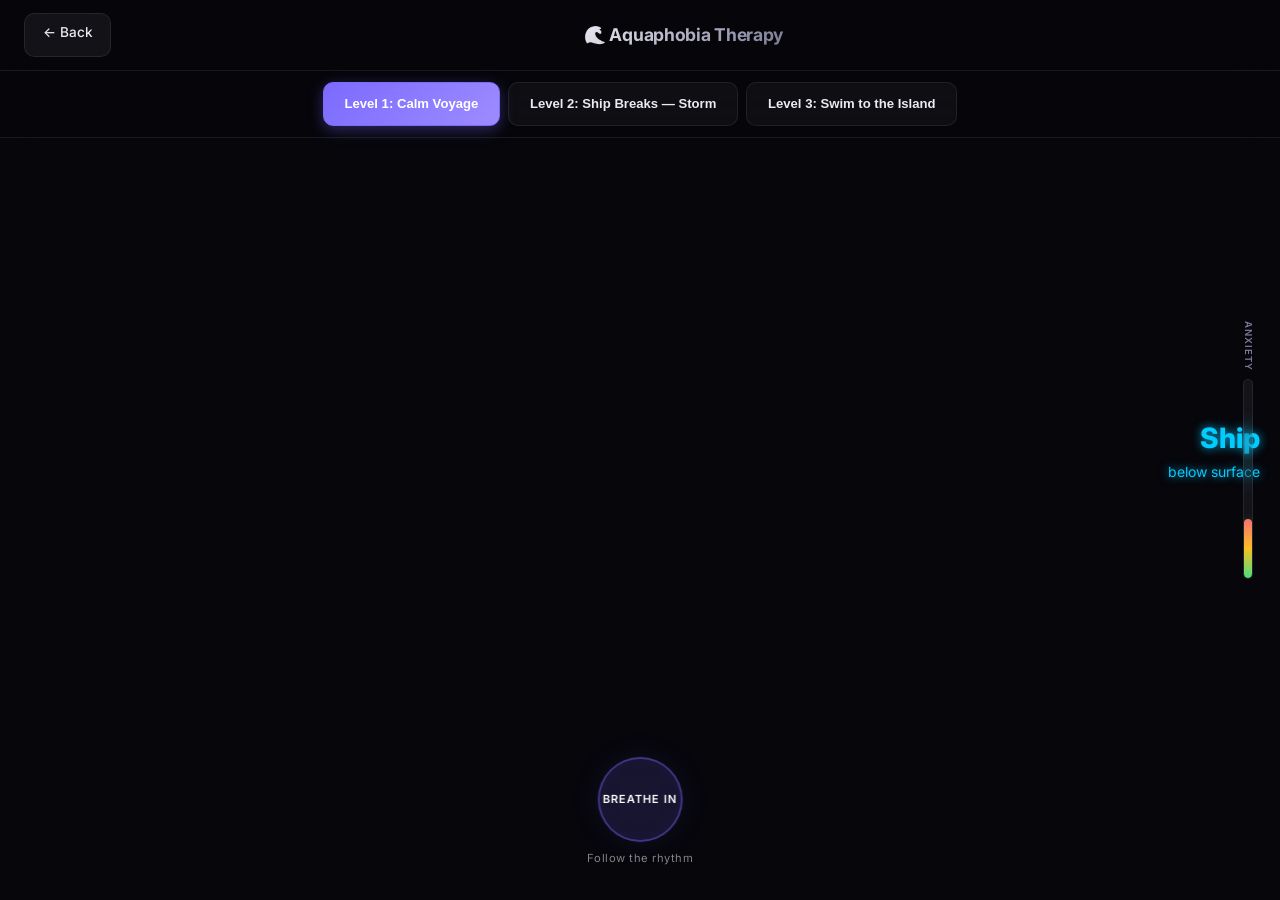
<file: aquaphobia.html>
<!DOCTYPE html>
<html lang="en">
<head>
  <meta charset="UTF-8">
  <meta name="viewport" content="width=device-width, initial-scale=1.0">
  <title>Aquaphobia — PhobiaVR</title>
  <script src="https://aframe.io/releases/1.4.2/aframe.min.js"></script>
  <script src="shared.js"></script>
  <link rel="stylesheet" href="styles.css">
  <link href="https://fonts.googleapis.com/css2?family=Inter:wght@300;400;600;700&display=swap" rel="stylesheet">
  <style>
    #depth-indicator{position:fixed;right:20px;top:50%;transform:translateY(-50%);z-index:100;color:#00ccff;font-family:Inter,sans-serif;font-size:14px;text-align:right;pointer-events:none;text-shadow:0 0 10px rgba(0,204,255,0.8)}
    #depth-indicator .depth-val{font-size:28px;font-weight:800;display:block}
    #water-overlay{position:fixed;top:0;left:0;width:100%;height:100%;pointer-events:none;z-index:50;opacity:0;transition:opacity 1.5s}
    #pressure-overlay{position:fixed;top:0;left:0;width:100%;height:100%;pointer-events:none;z-index:49;opacity:0;transition:opacity 2s;background:radial-gradient(ellipse at center,transparent 20%,rgba(0,0,30,0.7) 100%)}
    #storm-overlay{position:fixed;top:0;left:0;width:100%;height:100%;pointer-events:none;z-index:48;opacity:0;transition:opacity 0.8s;background:linear-gradient(180deg,rgba(20,20,40,0.3) 0%,transparent 30%,transparent 70%,rgba(0,30,60,0.4) 100%)}
    #rain-overlay{position:fixed;top:0;left:0;width:100%;height:100%;pointer-events:none;z-index:47;opacity:0;transition:opacity 1s;background:repeating-linear-gradient(180deg,transparent,transparent 4px,rgba(150,180,220,0.06) 4px,rgba(150,180,220,0.06) 5px)}
    #island-msg{position:fixed;bottom:80px;left:50%;transform:translateX(-50%);z-index:200;color:#44ff88;font-family:Inter,sans-serif;font-size:22px;font-weight:700;text-shadow:0 0 15px rgba(68,255,136,0.8);opacity:0;transition:opacity 0.5s;pointer-events:none}
    @keyframes flashLightning{0%{opacity:0}10%{opacity:0.8}20%{opacity:0}30%{opacity:0.5}40%{opacity:0}100%{opacity:0}}
    #lightning-overlay{position:fixed;top:0;left:0;width:100%;height:100%;pointer-events:none;z-index:60;opacity:0;background:#fff}
  </style>
</head>
<body>
  <div id="depth-indicator"><span class="depth-val" id="depth-display">Ship</span>below surface</div>
  <div id="water-overlay"></div>
  <div id="pressure-overlay"></div>
  <div id="storm-overlay"></div>
  <div id="rain-overlay"></div>
  <div id="lightning-overlay"></div>
  <div id="island-msg">🏝️ SWIM TO THE ISLAND TO SURVIVE!</div>
  <div class="scene-ui">
    <div class="scene-header">
      <a href="index.html" class="back-btn">← Back</a>
      <h1>🌊 Aquaphobia Therapy</h1>
      <div></div>
    </div>
    <div class="level-selector">
      <button class="level-btn active" onclick="setLevel(1)">Level 1: Calm Voyage</button>
      <button class="level-btn" onclick="setLevel(2)">Level 2: Ship Breaks — Storm</button>
      <button class="level-btn" onclick="setLevel(3)">Level 3: Swim to the Island</button>
    </div>
  </div>
  <div class="breathing-guide"><div class="breath-circle">Breathe In</div><div class="breath-label">Follow the rhythm</div></div>
  <div class="anxiety-meter"><span class="meter-label">Anxiety</span><div class="meter-track"><div class="meter-fill" style="height:30%"></div></div></div>
  <div class="comfort-msg" style="opacity:0;">You are safe here.</div>

  <a-scene id="vrscene" vr-mode-ui="enabled:true" renderer="antialias:true; colorManagement:true; physicallyCorrectLights:true; logarithmicDepthBuffer:true" fog="type:linear; color:#88bbdd; near:80; far:400">
    <a-entity id="rig" position="0 5 0" thumbstick-locomotion="speed:5">
      <a-camera look-controls wasd-controls="acceleration:30">
        <a-cursor color="#00ccff" fuse="false" raycaster="far:500"></a-cursor>
      </a-camera>
      <a-entity id="left-hand" laser-controls="hand:left" raycaster="showLine:true; lineColor:#44aaff; lineOpacity:0.5; far:3"></a-entity>
      <a-entity id="right-hand" laser-controls="hand:right" raycaster="showLine:true; lineColor:#44aaff; lineOpacity:0.5; far:10"></a-entity>
    </a-entity>

    <!-- ===================================================================================== -->
    <!-- LEVEL 1: CALM VOYAGE — You're on a large ship, beautiful evening, peaceful ocean       -->
    <!-- ===================================================================================== -->
    <a-entity id="level1" visible="true">
      <!-- Sky & lighting — golden hour sunset -->
      <a-sky color="#6699cc"
             animation="property:material.color; from:#6699cc; to:#cc7744; dur:60000; dir:alternate; loop:true"></a-sky>
      <a-light type="directional" position="80 40 -60" color="#ffd4a0" intensity="2" cast-shadow="true"></a-light>
      <a-light type="ambient" color="#aabbdd" intensity="0.5"></a-light>
      <a-light type="hemisphere" color="#88aadd" groundColor="#554433" intensity="0.3"></a-light>
      <!-- Sun / sunset glow -->
      <a-sphere position="80 40 -60" radius="6" material="color:#ffdd88; emissive:#ffcc55; emissiveIntensity:1.5; fog:false"></a-sphere>
      <a-sphere position="80 40 -60" radius="12" material="color:#ffaa44; emissive:#ff8833; emissiveIntensity:0.3; opacity:0.3; transparent:true; fog:false"></a-sphere>

      <!-- Open ocean (massive water planes at sea level y=0) -->
      <a-plane position="0 0 0" rotation="-90 0 0" width="3000" height="3000"
               material="color:#1a5577; opacity:0.88; transparent:true; metalness:0.5; roughness:0.15"
               animation="property:position; from:0 0.1 0; to:0 -0.1 0; dur:3500; dir:alternate; loop:true; easing:easeInOutSine"></a-plane>
      <!-- Secondary water layer for depth -->
      <a-plane position="0 -0.5 0" rotation="-90 0 0" width="3000" height="3000"
               material="color:#0e3a55; opacity:0.7; transparent:true"></a-plane>

      <!-- ===== THE SHIP (large wooden vessel) ===== -->
      <a-entity id="ship1" position="0 0 0"
                animation="property:rotation; from:0 0 -1; to:0 0 1; dur:5000; dir:alternate; loop:true; easing:easeInOutSine"
                animation__pitch="property:rotation.x; from:-0.5; to:0.5; dur:7000; dir:alternate; loop:true; easing:easeInOutSine">
        <!-- Main hull (boat-shaped boxes) -->
        <a-box position="0 1.5 0" width="6" height="3" depth="22" material="color:#5a3a1a; roughness:0.8"></a-box>
        <!-- Hull tapers (bow) -->
        <a-box position="0 1.5 -12" width="5" height="2.5" depth="4" material="color:#5a3a1a; roughness:0.8" rotation="0 0 0"></a-box>
        <a-box position="0 1.8 -15" width="3.5" height="2" depth="4" material="color:#5a3a1a; roughness:0.8"></a-box>
        <a-box position="0 2 -18" width="2" height="1.5" depth="4" material="color:#5a3a1a; roughness:0.8"></a-box>
        <a-box position="0 2.2 -20" width="1" height="1" depth="3" material="color:#5a3a1a; roughness:0.8"></a-box>
        <!-- Hull tapers (stern) -->
        <a-box position="0 1.5 10" width="5.5" height="2.8" depth="3" material="color:#5a3a1a; roughness:0.8"></a-box>
        <a-box position="0 1.8 12.5" width="4" height="2" depth="3" material="color:#5a3a1a; roughness:0.8"></a-box>

        <!-- Main deck -->
        <a-box position="0 3.05 0" width="6.2" height="0.1" depth="22" material="color:#7a5a30; roughness:0.7"></a-box>
        <a-box position="0 3.05 -13" width="5" height="0.1" depth="4" material="color:#7a5a30; roughness:0.7"></a-box>
        <a-box position="0 3.05 10.5" width="5.2" height="0.1" depth="3" material="color:#7a5a30; roughness:0.7"></a-box>

        <!-- Deck railings (port & starboard) -->
        <a-box position="-3.2 3.8 0" width="0.1" height="1.4" depth="22" material="color:#6a4a28"></a-box>
        <a-box position="3.2 3.8 0" width="0.1" height="1.4" depth="22" material="color:#6a4a28"></a-box>
        <a-box position="0 3.8 -11.5" width="6.4" height="1.4" depth="0.1" material="color:#6a4a28"></a-box>
        <!-- Railing posts -->
        <a-cylinder position="-3.2 3.8 -8" radius="0.04" height="1.4" material="color:#6a4a28"></a-cylinder>
        <a-cylinder position="-3.2 3.8 -4" radius="0.04" height="1.4" material="color:#6a4a28"></a-cylinder>
        <a-cylinder position="-3.2 3.8 0" radius="0.04" height="1.4" material="color:#6a4a28"></a-cylinder>
        <a-cylinder position="-3.2 3.8 4" radius="0.04" height="1.4" material="color:#6a4a28"></a-cylinder>
        <a-cylinder position="-3.2 3.8 8" radius="0.04" height="1.4" material="color:#6a4a28"></a-cylinder>
        <a-cylinder position="3.2 3.8 -8" radius="0.04" height="1.4" material="color:#6a4a28"></a-cylinder>
        <a-cylinder position="3.2 3.8 -4" radius="0.04" height="1.4" material="color:#6a4a28"></a-cylinder>
        <a-cylinder position="3.2 3.8 0" radius="0.04" height="1.4" material="color:#6a4a28"></a-cylinder>
        <a-cylinder position="3.2 3.8 4" radius="0.04" height="1.4" material="color:#6a4a28"></a-cylinder>
        <a-cylinder position="3.2 3.8 8" radius="0.04" height="1.4" material="color:#6a4a28"></a-cylinder>

        <!-- Cabin / wheelhouse at stern -->
        <a-box position="0 5 8" width="4" height="3.5" depth="5" material="color:#5a3a1a; roughness:0.7"></a-box>
        <a-box position="0 5 5.4" width="3.6" height="2" depth="0.05" material="color:#88ccee; opacity:0.3; transparent:true; metalness:0.6"></a-box>
        <!-- Cabin roof -->
        <a-box position="0 6.8 8" width="4.5" height="0.15" depth="5.5" material="color:#4a2a12; roughness:0.8"></a-box>
        <!-- Ship wheel -->
        <a-torus position="0 5.5 5.3" radius="0.4" radius-tubular="0.03" material="color:#8B6914; metalness:0.6" rotation="80 0 0"></a-torus>
        <!-- Wheel spokes -->
        <a-cylinder position="0 5.5 5.3" radius="0.02" height="0.8" material="color:#8B6914" rotation="80 0 0"></a-cylinder>
        <a-cylinder position="0 5.5 5.3" radius="0.02" height="0.8" material="color:#8B6914" rotation="80 0 90"></a-cylinder>

        <!-- Main mast -->
        <a-cylinder position="0 8 -3" radius="0.15" height="12" material="color:#8B6914; roughness:0.7"></a-cylinder>
        <!-- Cross beam -->
        <a-cylinder position="0 10 -3" radius="0.08" height="6" material="color:#7a5a28" rotation="0 0 90"></a-cylinder>
        <!-- Sails (cloth planes) -->
        <a-plane position="0 8.5 -3" width="5.5" height="5" material="color:#eeddcc; opacity:0.85; transparent:true; side:double"
                 animation="property:scale; from:1 1 1; to:1.02 0.98 1; dur:3000; dir:alternate; loop:true"></a-plane>
        <!-- Fore mast -->
        <a-cylinder position="0 6 -9" radius="0.12" height="8" material="color:#8B6914; roughness:0.7"></a-cylinder>
        <a-plane position="0 7 -9" width="4" height="3.5" material="color:#ddccbb; opacity:0.8; transparent:true; side:double"
                 animation="property:scale; from:1 1 1; to:1.03 0.97 1; dur:3500; dir:alternate; loop:true"></a-plane>

        <!-- Ship's flag -->
        <a-plane position="0.1 14 -3" width="1.5" height="1" material="color:#cc2222; side:double"
                 animation="property:rotation; from:0 15 0; to:0 -15 0; dur:1500; dir:alternate; loop:true"></a-plane>

        <!-- Cargo crates on deck -->
        <a-box position="-1.5 3.5 3" width="1" height="1" depth="1" material="color:#8a6a3a; roughness:0.9"></a-box>
        <a-box position="-1 3.5 4.5" width="0.8" height="0.8" depth="0.8" material="color:#6a5a3a; roughness:0.9"></a-box>
        <a-box position="2 3.5 2" width="1.2" height="0.7" depth="1.2" material="color:#9a7a4a; roughness:0.9"></a-box>
        <!-- Barrels -->
        <a-cylinder position="2 3.6 5" radius="0.35" height="0.8" material="color:#6a4a2a"></a-cylinder>
        <a-cylinder position="1.5 3.6 6" radius="0.3" height="0.7" material="color:#5a3a1a"></a-cylinder>

        <!-- Lanterns (warm glow) -->
        <a-sphere position="-2 5 0" radius="0.12" material="color:#ffaa44; emissive:#ffaa44; emissiveIntensity:0.8"></a-sphere>
        <a-light type="point" position="-2 5 0" color="#ffaa33" intensity="0.5" distance="6"></a-light>
        <a-sphere position="2 5 0" radius="0.12" material="color:#ffaa44; emissive:#ffaa44; emissiveIntensity:0.8"></a-sphere>
        <a-light type="point" position="2 5 0" color="#ffaa33" intensity="0.5" distance="6"></a-light>

        <!-- Rope coils -->
        <a-torus position="-2 3.15 -6" radius="0.3" radius-tubular="0.06" material="color:#b89060" rotation="-90 0 0"></a-torus>
        <a-torus position="1.8 3.15 -8" radius="0.25" radius-tubular="0.05" material="color:#a88050" rotation="-90 0 0"></a-torus>
      </a-entity>

      <!-- Ocean wave ripples (far) -->
      <a-plane position="60 0.05 -40" rotation="-90 0 0" width="30" height="30" material="color:#2288aa; opacity:0.3; transparent:true"
               animation="property:position; from:60 0.15 -40; to:60 -0.15 -40; dur:4000; dir:alternate; loop:true"></a-plane>
      <a-plane position="-50 0.05 30" rotation="-90 0 0" width="25" height="25" material="color:#2288aa; opacity:0.25; transparent:true"
               animation="property:position; from:-50 0.1 30; to:-50 -0.1 30; dur:5000; dir:alternate; loop:true"></a-plane>

      <!-- Distant birds (simple) -->
      <a-entity position="20 25 -30" animation="property:position; from:20 25 -30; to:-40 28 -50; dur:20000; loop:true; easing:linear">
        <a-plane width="0.8" height="0.15" material="color:#333; side:double" rotation="0 0 -15"></a-plane>
        <a-plane width="0.8" height="0.15" material="color:#333; side:double" rotation="0 0 15" position="0.6 0 0"></a-plane>
      </a-entity>

      <!-- Distant clouds -->
      <a-sphere position="40 30 -80" radius="8" material="color:#eee; opacity:0.6; transparent:true; fog:false"></a-sphere>
      <a-sphere position="50 32 -85" radius="6" material="color:#ddd; opacity:0.5; transparent:true; fog:false"></a-sphere>
      <a-sphere position="-30 35 -90" radius="10" material="color:#eee; opacity:0.5; transparent:true; fog:false"></a-sphere>

      <a-text value="CALM VOYAGE — You stand on the deck of a mighty sailing ship.\nThe ocean stretches endlessly in every direction.\nGolden sunset paints the sky. Gentle waves rock the hull.\nLook around. Feel the sea. This is peaceful... for now." position="0 8 -8" align="center" color="#ffddaa" scale="0.5 0.5 0.5" face-camera></a-text>
    </a-entity>

    <!-- ===================================================================================== -->
    <!-- LEVEL 2: SHIP BREAKS — Storm hits, ship cracks, you fall into violent ocean            -->
    <!-- ===================================================================================== -->
    <a-entity id="level2" visible="false">
      <!-- Dark stormy sky -->
      <a-sky color="#1a1a2a"></a-sky>
      <a-light type="ambient" color="#334" intensity="0.25"></a-light>
      <a-light type="directional" position="0 30 -10" color="#667788" intensity="0.5"></a-light>
      <a-light type="point" position="0 2 0" color="#4488aa" intensity="0.6" distance="15"></a-light>

      <!-- Lightning flash light -->
      <a-light id="lightning-light" type="point" position="0 50 -30" color="#ffffff" intensity="0" distance="200"
               animation="property:intensity; from:0; to:8; dur:100; delay:4000; dir:alternate; loop:true"></a-light>
      <a-light id="lightning-light2" type="point" position="30 40 20" color="#ccddff" intensity="0" distance="200"
               animation="property:intensity; from:0; to:6; dur:100; delay:9000; dir:alternate; loop:true"></a-light>

      <!-- Violent ocean surface -->
      <a-plane position="0 0 0" rotation="-90 0 0" width="3000" height="3000"
               material="color:#0c2a40; opacity:0.9; transparent:true; metalness:0.4; roughness:0.3"
               animation="property:position; from:0 0.8 0; to:0 -0.8 0; dur:2000; dir:alternate; loop:true; easing:easeInOutSine"></a-plane>
      <a-plane position="0 -1 0" rotation="-90 0 0" width="3000" height="3000"
               material="color:#061825; opacity:0.8; transparent:true"></a-plane>

      <!-- MASSIVE WAVES (storm) -->
      <a-box position="0 3 -30" width="200" height="7" depth="15"
             material="color:#0a2838; opacity:0.7; transparent:true; metalness:0.3"
             animation="property:position; from:0 3 -60; to:0 3 20; dur:6000; loop:true; easing:linear"
             animation__y="property:position.y; from:2; to:4; dur:3000; dir:alternate; loop:true"></a-box>
      <a-box position="0 2.5 60" width="200" height="6" depth="12"
             material="color:#0c3040; opacity:0.65; transparent:true"
             animation="property:position; from:0 2.5 60; to:0 2.5 -20; dur:7000; loop:true; easing:linear"
             animation__y="property:position.y; from:1.5; to:3.5; dur:3500; dir:alternate; loop:true"></a-box>
      <!-- Wave foam crests -->
      <a-box position="0 6.5 -30" width="200" height="0.5" depth="3"
             material="color:#aaccdd; opacity:0.5; transparent:true"
             animation="property:position; from:0 6.5 -60; to:0 6.5 20; dur:6000; loop:true; easing:linear"></a-box>
      <!-- Cross wave -->
      <a-box position="40 2 0" width="12" height="5" depth="200"
             material="color:#0a2535; opacity:0.5; transparent:true"
             animation="property:position; from:40 2 0; to:-60 2 0; dur:8000; loop:true; easing:linear"
             animation__y="property:position.y; from:1; to:3; dur:4000; dir:alternate; loop:true"></a-box>

      <!-- THE BROKEN SHIP (sinking, split in two) -->
      <a-entity position="8 -1 -15" rotation="0 -20 25"
                animation="property:position.y; from:-1; to:-4; dur:20000; loop:false; easing:easeInQuad">
        <!-- Front half - sinking bow first -->
        <a-box width="6" height="3" depth="14" material="color:#5a3a1a; roughness:0.8"></a-box>
        <a-box position="0 1.55 0" width="6.2" height="0.1" depth="14" material="color:#7a5a30; roughness:0.7"></a-box>
        <!-- Broken mast -->
        <a-cylinder position="0 3 -2" radius="0.15" height="5" material="color:#8B6914" rotation="0 0 30"></a-cylinder>
        <!-- Torn sail dragging in water -->
        <a-plane position="1.5 4 -2" width="4" height="3" material="color:#ccbbaa; opacity:0.5; transparent:true; side:double" rotation="10 20 40"
                 animation="property:rotation; from:10 20 40; to:15 25 35; dur:2000; dir:alternate; loop:true"></a-plane>
        <!-- Fire on deck -->
        <a-sphere position="-1 2.5 3" radius="0.4" material="color:#ff4400; emissive:#ff6600; emissiveIntensity:1.5"
                  animation="property:scale; from:1 1 1; to:1.3 1.5 1.3; dur:400; dir:alternate; loop:true"></a-sphere>
        <a-sphere position="-0.5 3.2 3.2" radius="0.25" material="color:#ffaa00; emissive:#ff8800; emissiveIntensity:1"
                  animation="property:scale; from:0.8 0.8 0.8; to:1.2 1.6 1.2; dur:300; dir:alternate; loop:true"></a-sphere>
        <a-light type="point" position="-1 3 3" color="#ff6600" intensity="2" distance="8"></a-light>
      </a-entity>

      <a-entity position="-12 -2 10" rotation="0 15 -20"
                animation="property:position.y; from:-2; to:-6; dur:25000; loop:false; easing:easeInQuad">
        <!-- Back half -->
        <a-box width="5.5" height="2.8" depth="10" material="color:#5a3a1a; roughness:0.8"></a-box>
        <!-- Cabin wreckage -->
        <a-box position="0 2.5 2" width="3.5" height="2.5" depth="4" material="color:#5a3a1a; roughness:0.7" rotation="0 0 -10"></a-box>
      </a-entity>

      <!-- Floating debris in water -->
      <a-box position="3 0.3 -3" width="2" height="0.15" depth="1" material="color:#7a5a30"
             animation="property:rotation; from:0 0 -5; to:0 0 5; dur:3000; dir:alternate; loop:true"
             animation__bob="property:position.y; from:0.3; to:0.6; dur:2500; dir:alternate; loop:true"></a-box>
      <a-box position="-5 0.4 5" width="1.5" height="0.1" depth="2" material="color:#6a4a28"
             animation="property:position.y; from:0.4; to:0.1; dur:3500; dir:alternate; loop:true"></a-box>
      <a-cylinder position="6 0.3 2" radius="0.35" height="0.8" material="color:#6a4a2a"
                  animation="property:rotation; from:80 0 0; to:95 5 10; dur:4000; dir:alternate; loop:true"
                  animation__bob="property:position.y; from:0.3; to:0.5; dur:2800; dir:alternate; loop:true"></a-cylinder>
      <a-box position="-2 0.2 -8" width="0.8" height="0.8" depth="0.8" material="color:#8a6a3a"
             animation="property:rotation; from:0 0 0; to:20 30 15; dur:5000; dir:alternate; loop:true"></a-box>
      <!-- Floating rope -->
      <a-torus position="1 0.15 4" radius="0.4" radius-tubular="0.04" material="color:#b89060; opacity:0.8; transparent:true" rotation="-80 0 0"
               animation="property:position.y; from:0.15; to:0.35; dur:3000; dir:alternate; loop:true"></a-torus>

      <!-- Rain particles (vertical thin cylinders falling) -->
      <a-entity id="rain-group">
        <a-cylinder position="-3 10 -5" radius="0.005" height="2" material="color:#aabbcc; opacity:0.3; transparent:true"
                    animation="property:position.y; from:12; to:-1; dur:600; loop:true"></a-cylinder>
        <a-cylinder position="2 10 -3" radius="0.005" height="1.5" material="color:#aabbcc; opacity:0.25; transparent:true"
                    animation="property:position.y; from:14; to:-1; dur:500; loop:true; delay:100"></a-cylinder>
        <a-cylinder position="-1 10 2" radius="0.005" height="2.2" material="color:#99aacc; opacity:0.35; transparent:true"
                    animation="property:position.y; from:13; to:-1; dur:550; loop:true; delay:200"></a-cylinder>
        <a-cylinder position="4 10 1" radius="0.005" height="1.8" material="color:#aabbcc; opacity:0.3; transparent:true"
                    animation="property:position.y; from:15; to:-1; dur:650; loop:true; delay:150"></a-cylinder>
        <a-cylinder position="-5 10 -2" radius="0.005" height="2" material="color:#99aacc; opacity:0.3; transparent:true"
                    animation="property:position.y; from:12; to:-1; dur:580; loop:true; delay:300"></a-cylinder>
        <a-cylinder position="0 10 -6" radius="0.005" height="2.5" material="color:#aabbcc; opacity:0.28; transparent:true"
                    animation="property:position.y; from:16; to:-1; dur:700; loop:true; delay:50"></a-cylinder>
        <a-cylinder position="6 10 4" radius="0.005" height="1.6" material="color:#99aabb; opacity:0.3; transparent:true"
                    animation="property:position.y; from:11; to:-1; dur:520; loop:true; delay:250"></a-cylinder>
        <a-cylinder position="-4 10 6" radius="0.005" height="2.3" material="color:#aabbcc; opacity:0.32; transparent:true"
                    animation="property:position.y; from:14; to:-1; dur:620; loop:true; delay:180"></a-cylinder>
      </a-entity>

      <!-- Storm clouds (dark, low) -->
      <a-sphere position="0 20 -20" radius="18" material="color:#1a1a28; opacity:0.7; transparent:true; fog:false"></a-sphere>
      <a-sphere position="-20 22 10" radius="15" material="color:#1a1a25; opacity:0.6; transparent:true; fog:false"></a-sphere>
      <a-sphere position="25 18 -10" radius="12" material="color:#222233; opacity:0.65; transparent:true; fog:false"></a-sphere>
      <a-sphere position="10 25 30" radius="20" material="color:#1a1a22; opacity:0.5; transparent:true; fog:false"></a-sphere>

      <a-text value="SHIPWRECK! — A monster storm smashed your ship in half!\nYou fell into the freezing ocean. Wreckage sinks around you.\nRain hammers down. Waves tower above. Lightning blinds.\nThe ship is GONE. You are alone in the open ocean." position="0 5 -8" align="center" color="#ff6666" scale="0.5 0.5 0.5" face-camera></a-text>
    </a-entity>

    <!-- ===================================================================================== -->
    <!-- LEVEL 3: SWIM TO THE ISLAND — Massive waves, rain, find island to survive              -->
    <!-- ===================================================================================== -->
    <a-entity id="level3" visible="false">
      <!-- Dark turbulent sky -->
      <a-sky color="#1a1a28"></a-sky>
      <a-light type="ambient" color="#334455" intensity="0.3"></a-light>
      <a-light type="directional" position="0 20 0" color="#556677" intensity="0.4"></a-light>
      <a-light id="lightning3" type="point" position="20 50 -40" color="#ffffff" intensity="0" distance="300"
               animation="property:intensity; from:0; to:10; dur:80; delay:6000; dir:alternate; loop:true"></a-light>
      <a-light id="lightning3b" type="point" position="-30 45 30" color="#ccddff" intensity="0" distance="300"
               animation="property:intensity; from:0; to:7; dur:80; delay:11000; dir:alternate; loop:true"></a-light>

      <!-- Violent ocean -->
      <a-plane position="0 0 0" rotation="-90 0 0" width="3000" height="3000"
               material="color:#0a2030; opacity:0.9; transparent:true; metalness:0.5; roughness:0.25"
               animation="property:position; from:0 1 0; to:0 -1 0; dur:1800; dir:alternate; loop:true; easing:easeInOutSine"></a-plane>
      <a-plane position="0 -1.5 0" rotation="-90 0 0" width="3000" height="3000"
               material="color:#061520; opacity:0.85; transparent:true"></a-plane>

      <!-- HUGE WAVES -->
      <a-box position="0 4 -50" width="300" height="9" depth="20"
             material="color:#082838; opacity:0.7; transparent:true"
             animation="property:position; from:0 4 -80; to:0 4 30; dur:5000; loop:true; easing:linear"
             animation__y="property:position.y; from:3; to:5; dur:2500; dir:alternate; loop:true"></a-box>
      <a-box position="0 8.5 -50" width="300" height="1" depth="5"
             material="color:#88aacc; opacity:0.4; transparent:true"
             animation="property:position; from:0 8.5 -80; to:0 8.5 30; dur:5000; loop:true; easing:linear"></a-box>
      <a-box position="0 3 50" width="300" height="8" depth="18"
             material="color:#0a2535; opacity:0.65; transparent:true"
             animation="property:position; from:0 3 80; to:0 3 -30; dur:5500; loop:true; easing:linear"
             animation__y="property:position.y; from:2; to:4.5; dur:2800; dir:alternate; loop:true"></a-box>
      <!-- Side waves -->
      <a-box position="60 2.5 0" width="18" height="7" depth="300"
             material="color:#082535; opacity:0.5; transparent:true"
             animation="property:position; from:60 2.5 0; to:-80 2.5 0; dur:7000; loop:true; easing:linear"></a-box>

      <!-- THE ISLAND (salvation! ~80m away) -->
      <a-entity id="the-island" position="0 0 -80">
        <!-- Island base (sand mound) -->
        <a-cone position="0 1.5 0" radius-bottom="12" radius-top="8" height="3" material="color:#c2a060; roughness:1"></a-cone>
        <a-cone position="0 3.5 0" radius-bottom="8" radius-top="5" height="3" material="color:#b89848; roughness:1"></a-cone>
        <a-cylinder position="0 0.5 0" radius="14" height="1" material="color:#aa8840; roughness:1; opacity:0.7; transparent:true"></a-cylinder>
        <!-- Beach sand ring -->
        <a-cylinder position="0 0.3 0" radius="16" height="0.3" material="color:#d4b070; roughness:1; opacity:0.5; transparent:true"></a-cylinder>

        <!-- Palm trees on island -->
        <a-cylinder position="-3 6 1" radius="0.2" height="6" material="color:#8B6914; roughness:0.8" rotation="5 0 -8"></a-cylinder>
        <a-cone position="-3.4 9.5 0.8" radius-bottom="2.5" radius-top="0" height="2.5" material="color:#228822; opacity:0.85; transparent:true" rotation="8 0 -10"
                animation="property:rotation; from:8 0 -10; to:12 5 -15; dur:2000; dir:alternate; loop:true"></a-cone>
        <a-cylinder position="2 5.5 -2" radius="0.18" height="5" material="color:#8B6914; roughness:0.8" rotation="-5 0 6"></a-cylinder>
        <a-cone position="2.3 8.5 -2.3" radius-bottom="2" radius-top="0" height="2" material="color:#22aa33; opacity:0.85; transparent:true" rotation="-8 0 8"
                animation="property:rotation; from:-8 0 8; to:-12 -5 12; dur:2500; dir:alternate; loop:true"></a-cone>
        <a-cylinder position="4 5 2" radius="0.15" height="4.5" material="color:#8B6914; roughness:0.8" rotation="3 0 10"></a-cylinder>
        <a-cone position="4.5 7.8 2.2" radius-bottom="1.8" radius-top="0" height="1.8" material="color:#33aa44; opacity:0.8; transparent:true" rotation="5 0 12"
                animation="property:rotation; from:5 0 12; to:10 5 16; dur:2200; dir:alternate; loop:true"></a-cone>

        <!-- Rocks on island -->
        <a-sphere position="-5 1.5 4" radius="1.5" material="color:#555; roughness:0.9"></a-sphere>
        <a-sphere position="6 1.2 -1" radius="1" material="color:#666; roughness:0.9"></a-sphere>
        <a-sphere position="-2 1 -5" radius="0.8" material="color:#5a5a5a; roughness:0.9"></a-sphere>

        <!-- Rescue signal fire (beacon — glow so player can see) -->
        <a-sphere position="0 5.5 0" radius="0.5" material="color:#ffaa00; emissive:#ff8800; emissiveIntensity:2; fog:false"
                  animation="property:scale; from:1 1 1; to:1.4 1.8 1.4; dur:500; dir:alternate; loop:true"></a-sphere>
        <a-sphere position="0 6.5 0" radius="0.3" material="color:#ff6600; emissive:#ff4400; emissiveIntensity:1.5; fog:false"
                  animation="property:scale; from:0.8 0.8 0.8; to:1.2 1.5 1.2; dur:400; dir:alternate; loop:true"></a-sphere>
        <a-light type="point" position="0 6 0" color="#ff8833" intensity="3" distance="30"></a-light>

        <!-- Glowing beacon beam pointing up (visible from far) -->
        <a-cylinder position="0 15 0" radius="0.3" height="20" material="color:#ffaa33; emissive:#ff8800; emissiveIntensity:0.8; opacity:0.3; transparent:true; fog:false"
                    animation="property:material.emissiveIntensity; from:0.5; to:1.2; dur:1500; dir:alternate; loop:true"></a-cylinder>
      </a-entity>

      <!-- Heavy rain -->
      <a-entity id="rain-group-3">
        <a-cylinder position="-2 10 -4" radius="0.006" height="2.5" material="color:#99aabb; opacity:0.35; transparent:true"
                    animation="property:position.y; from:12; to:-1; dur:450; loop:true"></a-cylinder>
        <a-cylinder position="3 10 -2" radius="0.006" height="2" material="color:#99aabb; opacity:0.3; transparent:true"
                    animation="property:position.y; from:15; to:-1; dur:400; loop:true; delay:80"></a-cylinder>
        <a-cylinder position="0 10 3" radius="0.006" height="2.8" material="color:#88aacc; opacity:0.4; transparent:true"
                    animation="property:position.y; from:13; to:-1; dur:480; loop:true; delay:160"></a-cylinder>
        <a-cylinder position="-4 10 1" radius="0.006" height="2.2" material="color:#99aabb; opacity:0.32; transparent:true"
                    animation="property:position.y; from:14; to:-1; dur:420; loop:true; delay:120"></a-cylinder>
        <a-cylinder position="5 10 -1" radius="0.006" height="1.8" material="color:#88aacc; opacity:0.35; transparent:true"
                    animation="property:position.y; from:11; to:-1; dur:380; loop:true; delay:200"></a-cylinder>
        <a-cylinder position="1 10 -6" radius="0.006" height="2.6" material="color:#99aabb; opacity:0.3; transparent:true"
                    animation="property:position.y; from:16; to:-1; dur:520; loop:true; delay:40"></a-cylinder>
        <a-cylinder position="-6 10 5" radius="0.006" height="2" material="color:#88aabb; opacity:0.33; transparent:true"
                    animation="property:position.y; from:12; to:-1; dur:460; loop:true; delay:280"></a-cylinder>
        <a-cylinder position="4 10 5" radius="0.006" height="2.4" material="color:#99aabb; opacity:0.3; transparent:true"
                    animation="property:position.y; from:14; to:-1; dur:440; loop:true; delay:340"></a-cylinder>
        <a-cylinder position="-1 10 -8" radius="0.006" height="2" material="color:#88aacc; opacity:0.28; transparent:true"
                    animation="property:position.y; from:13; to:-1; dur:500; loop:true; delay:400"></a-cylinder>
        <a-cylinder position="7 10 -3" radius="0.006" height="2.5" material="color:#99aabb; opacity:0.35; transparent:true"
                    animation="property:position.y; from:15; to:-1; dur:380; loop:true; delay:100"></a-cylinder>
      </a-entity>

      <!-- Floating debris from wreck -->
      <a-box position="5 0.3 5" width="2.5" height="0.2" depth="1.2" material="color:#6a4a28"
             animation="property:rotation; from:0 0 -8; to:0 5 8; dur:4000; dir:alternate; loop:true"
             animation__bob="property:position.y; from:0.3; to:0.7; dur:2500; dir:alternate; loop:true"></a-box>
      <a-box position="-6 0.2 -5" width="1" height="0.1" depth="3" material="color:#7a5a30"
             animation="property:position.y; from:0.2; to:0.5; dur:3000; dir:alternate; loop:true"></a-box>
      <a-cylinder position="8 0.4 -2" radius="0.35" height="0.9" material="color:#5a3a1a" rotation="85 0 0"
                  animation="property:position.y; from:0.4; to:0.1; dur:3500; dir:alternate; loop:true"></a-cylinder>

      <!-- Dark storm clouds -->
      <a-sphere position="0 18 -30" radius="20" material="color:#141422; opacity:0.8; transparent:true; fog:false"></a-sphere>
      <a-sphere position="30 20 20" radius="16" material="color:#181828; opacity:0.7; transparent:true; fog:false"></a-sphere>
      <a-sphere position="-25 22 0" radius="18" material="color:#161626; opacity:0.75; transparent:true; fog:false"></a-sphere>
      <a-sphere position="10 25 40" radius="22" material="color:#121220; opacity:0.6; transparent:true; fog:false"></a-sphere>

      <!-- Shark fin circling (terrifying) -->
      <a-entity animation="property:rotation; from:0 0 0; to:0 360 0; dur:15000; loop:true; easing:linear">
        <a-entity position="12 0 0">
          <a-box width="0.08" height="1.2" depth="0.8" material="color:#2a3040; opacity:0.8; transparent:true" position="0 0.6 0"></a-box>
        </a-entity>
      </a-entity>
      <a-entity animation="property:rotation; from:0 180 0; to:0 540 0; dur:20000; loop:true; easing:linear">
        <a-entity position="18 0 0">
          <a-box width="0.06" height="0.9" depth="0.6" material="color:#222838; opacity:0.7; transparent:true" position="0 0.5 0"></a-box>
        </a-entity>
      </a-entity>

      <a-text value="SURVIVE! — Swim to the island! Follow the beacon fire!\nMonster waves crash over you. Rain blinds your eyes.\nSharks circle nearby. The cold water drains your strength.\nUSE YOUR JOYSTICK — SWIM TOWARD THE GLOWING ISLAND!" position="0 4 -5" align="center" color="#44ffaa" scale="0.5 0.5 0.5" face-camera></a-text>
    </a-entity>
  </a-scene>

  <script src="shared.js"></script>
  <script>
    var depths = { 1: 'Ship', 2: 'Fallen!', 3: 'Swim!' };
    var lightningTimer = null;
    var islandCheckTimer = null;

    function setLevel(num) {
      document.getElementById('level1').setAttribute('visible', num === 1);
      document.getElementById('level2').setAttribute('visible', num === 2);
      document.getElementById('level3').setAttribute('visible', num === 3);
      var rig = document.getElementById('rig');
      var scene = document.getElementById('vrscene');
      var water = document.getElementById('water-overlay');
      var pressure = document.getElementById('pressure-overlay');
      var storm = document.getElementById('storm-overlay');
      var rain = document.getElementById('rain-overlay');
      var islandMsg = document.getElementById('island-msg');

      if (num === 1) {
        rig.setAttribute('position', '0 5 4');
        scene.setAttribute('fog', 'type:linear; color:#88bbdd; near:80; far:400');
        water.style.opacity = '0'; water.style.background = 'none';
        pressure.style.opacity = '0'; storm.style.opacity = '0'; rain.style.opacity = '0';
        islandMsg.style.opacity = '0';
      }
      if (num === 2) {
        rig.setAttribute('position', '0 1.6 0');
        scene.setAttribute('fog', 'type:exponential; color:#1a1a2a; density:0.012');
        water.style.opacity = '0.4';
        water.style.background = 'linear-gradient(180deg, rgba(0,20,40,0.3) 0%, rgba(0,40,80,0.5) 100%)';
        pressure.style.opacity = '0.3'; storm.style.opacity = '0.6'; rain.style.opacity = '0.7';
        islandMsg.style.opacity = '0';
      }
      if (num === 3) {
        rig.setAttribute('position', '0 1.2 0');
        scene.setAttribute('fog', 'type:exponential; color:#1a1a28; density:0.008');
        water.style.opacity = '0.5';
        water.style.background = 'linear-gradient(180deg, rgba(0,15,30,0.4) 0%, rgba(0,30,60,0.6) 100%)';
        pressure.style.opacity = '0.4'; storm.style.opacity = '0.7'; rain.style.opacity = '0.85';
        islandMsg.style.opacity = '1';
        startIslandCheck();
      }
      document.getElementById('depth-display').textContent = depths[num];
      document.querySelectorAll('.level-btn').forEach(function(btn, i) { btn.classList.toggle('active', i === num - 1); });
      showComfortMessage();
      startLightning(num);
    }

    function startLightning(level) {
      if (lightningTimer) clearInterval(lightningTimer);
      if (level < 2) return;
      lightningTimer = setInterval(function() {
        var el = document.getElementById('lightning-overlay');
        el.style.animation = 'flashLightning 0.4s ease-out';
        setTimeout(function() { el.style.animation = 'none'; }, 500);
      }, level === 2 ? 6000 : 4000);
    }

    function startIslandCheck() {
      if (islandCheckTimer) clearInterval(islandCheckTimer);
      islandCheckTimer = setInterval(function() {
        var rig = document.getElementById('rig');
        if (!rig) return;
        var pos = rig.object3D.position;
        var island = document.getElementById('the-island');
        if (!island) return;
        var ipos = island.object3D.position;
        var dx = pos.x - ipos.x;
        var dz = pos.z - ipos.z;
        var dist = Math.sqrt(dx * dx + dz * dz);
        var msg = document.getElementById('island-msg');
        if (dist < 18) {
          msg.textContent = '🏝️ YOU REACHED THE ISLAND! YOU SURVIVED!';
          msg.style.color = '#44ff88';
          msg.style.fontSize = '28px';
        } else if (dist < 40) {
          msg.textContent = '🏝️ ALMOST THERE! Keep swimming! (' + Math.round(dist) + 'm)';
          msg.style.color = '#88ffaa';
          msg.style.fontSize = '22px';
        } else {
          msg.textContent = '🏝️ SWIM TO THE ISLAND! (' + Math.round(dist) + 'm away)';
          msg.style.color = '#ffaa44';
          msg.style.fontSize = '20px';
        }
      }, 500);
    }

    window.addEventListener('load', function() { initPhobiaScene(); initVRPhobiaApp(); setLevel(1); });
  </script>
</body>
</html>
</file>
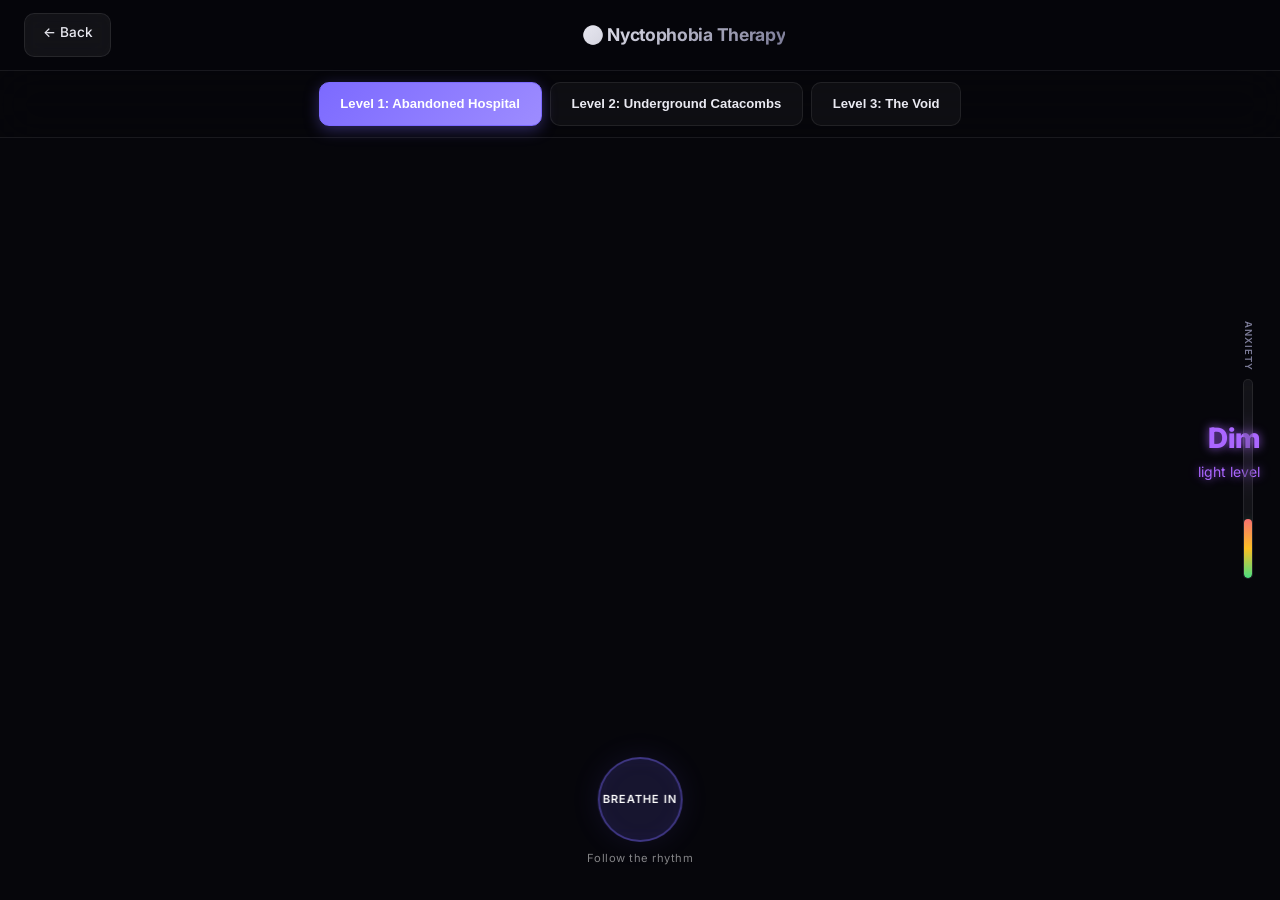
<file: nyctophobia.html>
<!DOCTYPE html>
<html lang="en">
<head>
  <meta charset="UTF-8">
  <meta name="viewport" content="width=device-width, initial-scale=1.0">
  <title>Nyctophobia — PhobiaVR</title>
  <script src="https://aframe.io/releases/1.4.2/aframe.min.js"></script>
  <script src="shared.js"></script>
  <link rel="stylesheet" href="styles.css">
  <link href="https://fonts.googleapis.com/css2?family=Inter:wght@300;400;600;700&display=swap" rel="stylesheet">
  <style>
    #dark-indicator{position:fixed;right:20px;top:50%;transform:translateY(-50%);z-index:100;color:#aa66ff;font-family:Inter,sans-serif;font-size:14px;text-align:right;pointer-events:none;text-shadow:0 0 10px rgba(170,102,255,0.8)}
    #dark-indicator .dark-val{font-size:28px;font-weight:800;display:block}
    #darkness-overlay{position:fixed;top:0;left:0;width:100%;height:100%;pointer-events:none;z-index:50;opacity:0;transition:opacity 2s;background:radial-gradient(ellipse at center, transparent 15%, rgba(0,0,0,0.9) 100%)}
    #flicker-overlay{position:fixed;top:0;left:0;width:100%;height:100%;pointer-events:none;z-index:51;opacity:0;background:#fff}
  </style>
</head>
<body>
  <div id="dark-indicator"><span class="dark-val" id="dark-display">Dim</span>light level</div>
  <div id="darkness-overlay"></div>
  <div id="flicker-overlay"></div>
  <div class="scene-ui">
    <div class="scene-header">
      <a href="index.html" class="back-btn">← Back</a>
      <h1>🌑 Nyctophobia Therapy</h1>
      <div></div>
    </div>
    <div class="level-selector">
      <button class="level-btn active" onclick="setLevel(1)">Level 1: Abandoned Hospital</button>
      <button class="level-btn" onclick="setLevel(2)">Level 2: Underground Catacombs</button>
      <button class="level-btn" onclick="setLevel(3)">Level 3: The Void</button>
    </div>
  </div>
  <div class="breathing-guide"><div class="breath-circle">Breathe In</div><div class="breath-label">Follow the rhythm</div></div>
  <div class="anxiety-meter"><span class="meter-label">Anxiety</span><div class="meter-track"><div class="meter-fill" style="height:30%"></div></div></div>
  <div class="comfort-msg" style="opacity:0;">You are safe here.</div>

  <a-scene id="vrscene" vr-mode-ui="enabled:true" renderer="antialias:true; colorManagement:true; physicallyCorrectLights:true; logarithmicDepthBuffer:true" fog="type:exponential; color:#000; density:0.03">
    <a-entity id="rig" position="0 1.6 0" thumbstick-locomotion="speed:3">
      <a-camera look-controls wasd-controls="acceleration:20">
        <a-cursor color="#aa66ff" fuse="false" raycaster="far:50"></a-cursor>
      </a-camera>
      <a-entity id="left-hand" laser-controls="hand:left" raycaster="showLine:true; lineColor:#44aaff; lineOpacity:0.5; far:3"></a-entity>
      <a-entity id="right-hand" laser-controls="hand:right" raycaster="showLine:true; lineColor:#44aaff; lineOpacity:0.5; far:10"></a-entity>
    </a-entity>

    <!-- ======= LEVEL 1: ABANDONED HOSPITAL BLACKOUT ======= -->
    <a-entity id="level1" visible="true">
      <a-sky color="#050505"></a-sky>
      <a-light type="ambient" color="#111" intensity="0.08"></a-light>

      <!-- Dying fluorescent light (flickers) -->
      <a-light id="fluoro1" type="point" position="0 3.2 0" color="#ccffcc" intensity="0" distance="12"
               animation="property:intensity; from:0.8; to:0; dur:200; delay:2000; dir:alternate; loop:true"></a-light>
      <a-box position="0 3.3 0" width="0.8" height="0.05" depth="0.15" material="color:#ccffcc; emissive:#aaffaa; emissiveIntensity:0"
             animation="property:material.emissiveIntensity; from:0.6; to:0; dur:200; delay:2000; dir:alternate; loop:true"></a-box>

      <!-- Main corridor -->
      <a-box position="0 1.7 -12" width="5" height="3.5" depth="30" material="color:#2a2a22; roughness:0.9; side:back"></a-box>
      <!-- Floor (old linoleum) -->
      <a-box position="0 0 -12" width="5" height="0.1" depth="30" material="color:#222218; roughness:0.8"></a-box>
      <!-- Ceiling tiles (some missing) -->
      <a-box position="0 3.45 -12" width="5" height="0.1" depth="30" material="color:#1a1a15; roughness:0.9"></a-box>
      <a-box position="1.5 3.4 -8" width="1" height="0.12" depth="1" material="color:#111; roughness:1" rotation="0 0 15"></a-box>
      <a-box position="-0.8 3.4 -18" width="1.2" height="0.12" depth="1" material="color:#111; roughness:1" rotation="0 0 -10"></a-box>

      <!-- Blood-like stains on floor -->
      <a-circle position="1 0.06 -6" radius="0.5" rotation="-90 0 0" material="color:#3a0000; roughness:1"></a-circle>
      <a-circle position="-0.5 0.06 -14" radius="0.3" rotation="-90 0 0" material="color:#2a0000; roughness:1"></a-circle>
      <a-circle position="0.8 0.06 -20" radius="0.8" rotation="-90 0 0" material="color:#4a0000; roughness:1"></a-circle>

      <!-- Overturned wheelchairs -->
      <a-box position="-1.5 0.4 -4" width="0.6" height="0.8" depth="0.7" material="color:#333; metalness:0.5" rotation="0 20 -30"></a-box>
      <a-cylinder position="-1.2 0.15 -4.2" radius="0.15" height="0.05" material="color:#222; metalness:0.6" rotation="90 0 0"></a-cylinder>
      <a-cylinder position="-1.8 0.15 -3.8" radius="0.15" height="0.05" material="color:#222; metalness:0.6" rotation="90 0 0"></a-cylinder>

      <!-- Gurney blocking the hall -->
      <a-box position="0.5 0.7 -10" width="0.8" height="0.05" depth="2" material="color:#777; metalness:0.6"></a-box>
      <a-cylinder position="0.2 0.15 -9.2" radius="0.06" height="0.05" material="color:#555; metalness:0.7" rotation="90 0 0"></a-cylinder>
      <a-cylinder position="0.8 0.15 -10.8" radius="0.06" height="0.05" material="color:#555; metalness:0.7" rotation="90 0 0"></a-cylinder>
      <!-- Sheet hanging off gurney -->
      <a-plane position="1 0.45 -10" width="1.2" height="0.7" material="color:#ddd8c8; opacity:0.6; transparent:true; side:double" rotation="10 0 80"></a-plane>

      <!-- Doors (some open, dark rooms behind) -->
      <a-box position="2.5 1.5 -7" width="0.12" height="2.8" depth="1.2" material="color:#3a2a1a" rotation="0 -30 0"></a-box>
      <a-box position="2.5 1.5 -15" width="0.12" height="2.8" depth="1.2" material="color:#3a2a1a" rotation="0 -50 0"></a-box>
      <a-box position="-2.5 1.5 -11" width="0.12" height="2.8" depth="1.2" material="color:#3a2a1a" rotation="0 20 0"></a-box>

      <!-- Eerie exit sign glow at far end -->
      <a-box position="0 3 -26" width="0.6" height="0.25" depth="0.05" material="color:#330000; emissive:#ff0000; emissiveIntensity:0.15"></a-box>
      <a-text position="0 3 -25.9" value="EXIT" color="#ff0000" scale="0.18 0.18 0.18" align="center" material="opacity:0.3"></a-text>

      <!-- Something at the end of corridor (shadow figure) -->
      <a-cylinder position="0.3 1.2 -25" radius="0.25" height="2" material="color:#0a0a0a; opacity:0.7; transparent:true"></a-cylinder>
      <a-sphere position="0.3 2.3 -25" radius="0.2" material="color:#0a0a0a; opacity:0.7; transparent:true"></a-sphere>

      <!-- Dripping pipe sound visualization -->
      <a-sphere position="1.8 2.8 -12" radius="0.03" material="color:#4488aa; opacity:0.6; transparent:true"
                animation="property:position; from:1.8 2.8 -12; to:1.8 0.1 -12; dur:1500; loop:true; delay:3000"
                animation__fade="property:material.opacity; from:0.6; to:0; dur:1500; loop:true; delay:3000"></a-sphere>

      <!-- Scattered papers -->
      <a-plane position="0.5 0.07 -8" width="0.25" height="0.35" material="color:#ddd8c0; opacity:0.5; transparent:true" rotation="-88 20 0"></a-plane>
      <a-plane position="-0.3 0.07 -16" width="0.2" height="0.3" material="color:#ccc8b0; opacity:0.4; transparent:true" rotation="-88 -15 0"></a-plane>

      <a-text value="ABANDONED HOSPITAL — Power failed 3 hours ago.\nThe emergency generator is dying. Lights flicker and fade.\nSomething stands at the end of the corridor.\nYou hear footsteps... but you're supposed to be alone." position="0 2.8 -4" align="center" color="#aa66ff" scale="0.35 0.35 0.35" face-camera></a-text>
    </a-entity>

    <!-- ======= LEVEL 2: UNDERGROUND CATACOMBS ======= -->
    <a-entity id="level2" visible="false">
      <a-sky color="#020200"></a-sky>
      <a-light type="ambient" color="#0a0800" intensity="0.03"></a-light>

      <!-- Your dying torch (only light source) -->
      <a-light id="torch-light" type="point" position="0.5 2 0.5" color="#ff8833" intensity="1.2" distance="10"
               animation="property:intensity; from:1; to:0.6; dur:500; dir:alternate; loop:true"></a-light>
      <a-entity position="0.5 1.8 0.5">
        <a-cylinder radius="0.03" height="0.6" material="color:#5a3a1a"></a-cylinder>
        <a-sphere position="0 0.35 0" radius="0.06" material="color:#ff6600; emissive:#ff4400; emissiveIntensity:1"
                  animation="property:scale; from:1 1 1; to:1.2 1.3 1.2; dur:300; dir:alternate; loop:true"></a-sphere>
      </a-entity>

      <!-- Stone tunnel system -->
      <!-- Main chamber -->
      <a-box position="0 2 -4" width="6" height="4.5" depth="14" material="color:#1a1510; roughness:1; side:back"></a-box>
      <a-box position="0 0 -4" width="6" height="0.1" depth="14" material="color:#151210; roughness:1"></a-box>

      <!-- Branching tunnel left (darker) -->
      <a-box position="-5 1.8 -6" width="8" height="3.8" depth="4" material="color:#110e08; roughness:1; side:back"></a-box>
      <!-- Branching tunnel right -->
      <a-box position="5 1.8 -8" width="8" height="3.8" depth="3.5" material="color:#0f0c06; roughness:1; side:back"></a-box>

      <!-- Walls are lined with bones / skulls -->
      <!-- Left wall skull rows -->
      <a-sphere position="-2.9 1 -1" radius="0.12" material="color:#d4c8a0; roughness:0.8"></a-sphere>
      <a-sphere position="-2.9 1 -1.8" radius="0.12" material="color:#c8bc90; roughness:0.8"></a-sphere>
      <a-sphere position="-2.9 1 -2.6" radius="0.12" material="color:#d4c8a0; roughness:0.8"></a-sphere>
      <a-sphere position="-2.9 1 -3.4" radius="0.11" material="color:#c0b488; roughness:0.8"></a-sphere>
      <a-sphere position="-2.9 1.5 -1.4" radius="0.12" material="color:#d4c8a0; roughness:0.8"></a-sphere>
      <a-sphere position="-2.9 1.5 -2.2" radius="0.11" material="color:#c8bc90; roughness:0.8"></a-sphere>
      <a-sphere position="-2.9 1.5 -3" radius="0.12" material="color:#d4c8a0; roughness:0.8"></a-sphere>
      <a-sphere position="-2.9 2 -1" radius="0.1" material="color:#c0b488; roughness:0.8"></a-sphere>
      <a-sphere position="-2.9 2 -2" radius="0.12" material="color:#d4c8a0; roughness:0.8"></a-sphere>
      <a-sphere position="-2.9 2 -3" radius="0.11" material="color:#c8bc90; roughness:0.8"></a-sphere>
      <!-- Right wall skulls -->
      <a-sphere position="2.9 1 -2" radius="0.12" material="color:#d4c8a0; roughness:0.8"></a-sphere>
      <a-sphere position="2.9 1 -3" radius="0.11" material="color:#c8bc90; roughness:0.8"></a-sphere>
      <a-sphere position="2.9 1 -4" radius="0.12" material="color:#c0b488; roughness:0.8"></a-sphere>
      <a-sphere position="2.9 1 -5" radius="0.12" material="color:#d4c8a0; roughness:0.8"></a-sphere>
      <a-sphere position="2.9 1.5 -2.5" radius="0.12" material="color:#d4c8a0; roughness:0.8"></a-sphere>
      <a-sphere position="2.9 1.5 -3.5" radius="0.11" material="color:#c8bc90; roughness:0.8"></a-sphere>
      <a-sphere position="2.9 1.5 -4.5" radius="0.12" material="color:#c0b488; roughness:0.8"></a-sphere>
      <a-sphere position="2.9 2 -2" radius="0.11" material="color:#d4c8a0; roughness:0.8"></a-sphere>
      <a-sphere position="2.9 2 -3.5" radius="0.12" material="color:#c8bc90; roughness:0.8"></a-sphere>
      <!-- Bone shelves (long bones stacked) -->
      <a-cylinder position="-2.9 0.5 -5" radius="0.03" height="1.8" material="color:#d4c8a0; roughness:0.8" rotation="0 0 90"></a-cylinder>
      <a-cylinder position="-2.9 0.55 -5.3" radius="0.03" height="1.6" material="color:#c8bc90; roughness:0.8" rotation="0 0 90"></a-cylinder>
      <a-cylinder position="-2.9 0.6 -5.6" radius="0.03" height="1.4" material="color:#d4c8a0; roughness:0.8" rotation="0 0 90"></a-cylinder>
      <a-cylinder position="2.9 0.5 -6" radius="0.03" height="1.8" material="color:#c8bc90; roughness:0.8" rotation="0 0 90"></a-cylinder>
      <a-cylinder position="2.9 0.55 -6.3" radius="0.03" height="1.5" material="color:#d4c8a0; roughness:0.8" rotation="0 0 90"></a-cylinder>

      <!-- Cobwebs -->
      <a-plane position="-2.8 3.5 -2" width="1.5" height="1.2" material="color:#999; opacity:0.08; transparent:true; side:double" rotation="10 0 20"></a-plane>
      <a-plane position="2.7 3.3 -7" width="1" height="0.8" material="color:#aaa; opacity:0.06; transparent:true; side:double" rotation="-5 0 -15"></a-plane>
      <a-plane position="0 3.8 -3" width="2" height="1.5" material="color:#888; opacity:0.05; transparent:true; side:double" rotation="80 20 0"></a-plane>

      <!-- Puddles on floor (dark water) -->
      <a-circle position="-1 0.06 -3" radius="0.6" rotation="-90 0 0" material="color:#0a0a15; metalness:0.8; roughness:0.1"></a-circle>
      <a-circle position="1.5 0.06 -7" radius="0.4" rotation="-90 0 0" material="color:#0a0a15; metalness:0.8; roughness:0.1"></a-circle>

      <!-- Rats (tiny dark shapes that move) -->
      <a-entity animation="property:position; from:-2 0.08 -2; to:2.5 0.08 -5; dur:3000; loop:true; delay:5000">
        <a-box width="0.12" height="0.06" depth="0.06" material="color:#1a1a1a"></a-box>
        <a-box position="-0.08 0 0" width="0.06" height="0.03" depth="0.03" material="color:#1a1a1a"></a-box>
      </a-entity>
      <a-entity animation="property:position; from:2 0.08 -6; to:-1.5 0.08 -9; dur:4000; loop:true; delay:8000">
        <a-box width="0.1" height="0.05" depth="0.05" material="color:#151515"></a-box>
      </a-entity>

      <!-- Stone archway -->
      <a-torus position="0 2.1 -10" radius="2.2" radius-tubular="0.3" material="color:#2a2015; roughness:1" rotation="0 0 0"
               theta-start="0" theta-length="180"></a-torus>

      <!-- Cross / religious carving (old) -->
      <a-box position="0 2.5 -10.5" width="0.2" height="0.8" depth="0.05" material="color:#8a7a60; roughness:0.9"></a-box>
      <a-box position="0 2.7 -10.5" width="0.5" height="0.15" depth="0.05" material="color:#8a7a60; roughness:0.9"></a-box>

      <!-- Candle remains (melted, unlit) -->
      <a-cylinder position="2 0.15 -4" radius="0.04" height="0.15" material="color:#e8dcc0; roughness:0.8"></a-cylinder>
      <a-circle position="2 0.06 -4" radius="0.15" rotation="-90 0 0" material="color:#d4c8a0; roughness:0.9"></a-circle>
      <a-cylinder position="-1.8 0.12 -8" radius="0.035" height="0.1" material="color:#e8dcc0; roughness:0.8"></a-cylinder>

      <a-text value="UNDERGROUND CATACOMBS — 30m below the city.\nWalls of skulls watch you. Your torch is dying.\nDark tunnels branch in every direction.\nSomething scratches deeper in the darkness." position="0 3.5 -3" align="center" color="#ff8833" scale="0.35 0.35 0.35" face-camera></a-text>
    </a-entity>

    <!-- ======= LEVEL 3: THE VOID — Absolute Nothingness ======= -->
    <a-entity id="level3" visible="false">
      <a-sky color="#000000"></a-sky>
      <a-light type="ambient" color="#000" intensity="0"></a-light>

      <!-- You float in absolute nothing -->
      <!-- Tiny fading light source (your last light, dying) -->
      <a-light id="void-light" type="point" position="0 1.5 0" color="#4422aa" intensity="0.3" distance="4"
               animation="property:intensity; to:0; dur:120000; easing:easeInQuad"></a-light>

      <!-- Your body faintly visible (looking down at yourself) -->
      <a-box position="0 -0.2 0" width="0.5" height="0.1" depth="0.3" material="color:#222; opacity:0.3; transparent:true"></a-box>

      <!-- Whispers (visual representation — faint moving shapes) -->
      <a-entity animation="property:position; from:5 2 -5; to:-5 1 5; dur:15000; loop:true; easing:linear">
        <a-sphere radius="0.5" material="color:#110022; opacity:0.04; transparent:true"
                  animation="property:scale; from:1 1 1; to:2 2 2; dur:15000; loop:true"></a-sphere>
      </a-entity>
      <a-entity animation="property:position; from:-8 0 -8; to:8 3 8; dur:20000; loop:true; easing:linear; delay:5000">
        <a-sphere radius="0.3" material="color:#0a0015; opacity:0.03; transparent:true"
                  animation="property:scale; from:1 1 1; to:3 3 3; dur:20000; loop:true; delay:5000"></a-sphere>
      </a-entity>
      <a-entity animation="property:position; from:0 -3 10; to:0 4 -10; dur:18000; loop:true; easing:linear; delay:10000">
        <a-sphere radius="0.4" material="color:#150025; opacity:0.05; transparent:true"
                  animation="property:scale; from:1 1 1; to:2.5 2.5 2.5; dur:18000; loop:true; delay:10000"></a-sphere>
      </a-entity>

      <!-- Occasional distant flickers (could be real or hallucination) -->
      <a-sphere position="0 2 -40" radius="0.1" material="color:#ffffff; emissive:#ffffff; emissiveIntensity:0; fog:false"
                animation="property:material.emissiveIntensity; from:0; to:0.5; dur:100; delay:8000; dir:alternate; loop:true"></a-sphere>
      <a-sphere position="30 -5 -20" radius="0.08" material="color:#ffffff; emissive:#ffffff; emissiveIntensity:0; fog:false"
                animation="property:material.emissiveIntensity; from:0; to:0.3; dur:80; delay:15000; dir:alternate; loop:true"></a-sphere>
      <a-sphere position="-25 10 15" radius="0.06" material="color:#ffffff; emissive:#ffffff; emissiveIntensity:0; fog:false"
                animation="property:material.emissiveIntensity; from:0; to:0.4; dur:120; delay:22000; dir:alternate; loop:true"></a-sphere>

      <!-- Shadow figure that wasn't there before (appears after a delay) -->
      <a-entity position="0 0 -8" visible="false"
                animation="property:visible; from:false; to:true; dur:1; delay:30000">
        <a-cylinder radius="0.3" height="2.2" material="color:#000; opacity:0.95; transparent:true"></a-cylinder>
        <a-sphere position="0 1.3 0" radius="0.25" material="color:#000; opacity:0.95; transparent:true"></a-sphere>
        <!-- Eyes -->
        <a-sphere position="-0.08 1.35 0.22" radius="0.03" material="color:#ff0000; emissive:#ff0000; emissiveIntensity:0.5; fog:false"></a-sphere>
        <a-sphere position="0.08 1.35 0.22" radius="0.03" material="color:#ff0000; emissive:#ff0000; emissiveIntensity:0.5; fog:false"></a-sphere>
      </a-entity>

      <!-- Floor? Is there one? (barely visible, might not exist) -->
      <a-plane position="0 -0.5 0" rotation="-90 0 0" width="3" height="3" material="color:#020204; opacity:0.2; transparent:true"
               animation="property:material.opacity; from:0.2; to:0; dur:60000; easing:easeInQuad"></a-plane>

      <!-- No walls. No ceiling. No floor. Nothing. -->
      <!-- Just you. And whatever else is in here. -->

      <a-text value="THE VOID — Location unknown. Depth unknown.\nThere is nothing here. No walls. No floor. No sky.\nYour light is dying. Something watches from the dark.\nYou cannot tell if your eyes are open or closed." position="0 3 -3" align="center" color="#4422aa" scale="0.35 0.35 0.35" face-camera
              animation="property:material.opacity; from:1; to:0; dur:90000; easing:easeInQuad"></a-text>
    </a-entity>
  </a-scene>

  <script src="shared.js"></script>
  <script>
    var darkLevels = { 1: 'Dim', 2: 'Dark', 3: 'Void' };
    function setLevel(num) {
      document.getElementById('level1').setAttribute('visible', num === 1);
      document.getElementById('level2').setAttribute('visible', num === 2);
      document.getElementById('level3').setAttribute('visible', num === 3);
      var rig = document.getElementById('rig');
      var scene = document.getElementById('vrscene');
      var dark = document.getElementById('darkness-overlay');
      if (num === 1) { rig.setAttribute('position','0 1.6 3'); scene.setAttribute('fog','type:exponential; color:#050505; density:0.06'); dark.style.opacity='0.4'; }
      if (num === 2) { rig.setAttribute('position','0 1.6 2'); scene.setAttribute('fog','type:exponential; color:#020200; density:0.08'); dark.style.opacity='0.6'; }
      if (num === 3) { rig.setAttribute('position','0 1.6 0'); scene.setAttribute('fog','type:exponential; color:#000; density:0.15'); dark.style.opacity='0.85'; }
      document.getElementById('dark-display').textContent = darkLevels[num];
      document.querySelectorAll('.level-btn').forEach(function(btn, i) { btn.classList.toggle('active', i === num - 1); });
      showComfortMessage();
    }
    // Flicker effect for level 1
    setInterval(function(){
      if (document.getElementById('level1').getAttribute('visible')){
        var f = document.getElementById('flicker-overlay');
        f.style.opacity='0.08';
        setTimeout(function(){ f.style.opacity='0'; },80);
        setTimeout(function(){ f.style.opacity='0.05'; },200);
        setTimeout(function(){ f.style.opacity='0'; },280);
      }
    }, 5000 + Math.random()*8000);
    // Void: random ambient sounds (visual pulse)
    setInterval(function(){
      if (document.getElementById('level3').getAttribute('visible')){
        var d = document.getElementById('darkness-overlay');
        d.style.background='radial-gradient(ellipse at center, transparent 5%, rgba(10,0,20,0.95) 100%)';
        setTimeout(function(){ d.style.background='radial-gradient(ellipse at center, transparent 15%, rgba(0,0,0,0.9) 100%)'; },500);
      }
    }, 6000 + Math.random()*10000);
    window.addEventListener('load', function() { initPhobiaScene(); initVRPhobiaApp(); setLevel(1); });
  </script>
</body>
</html>
</file>
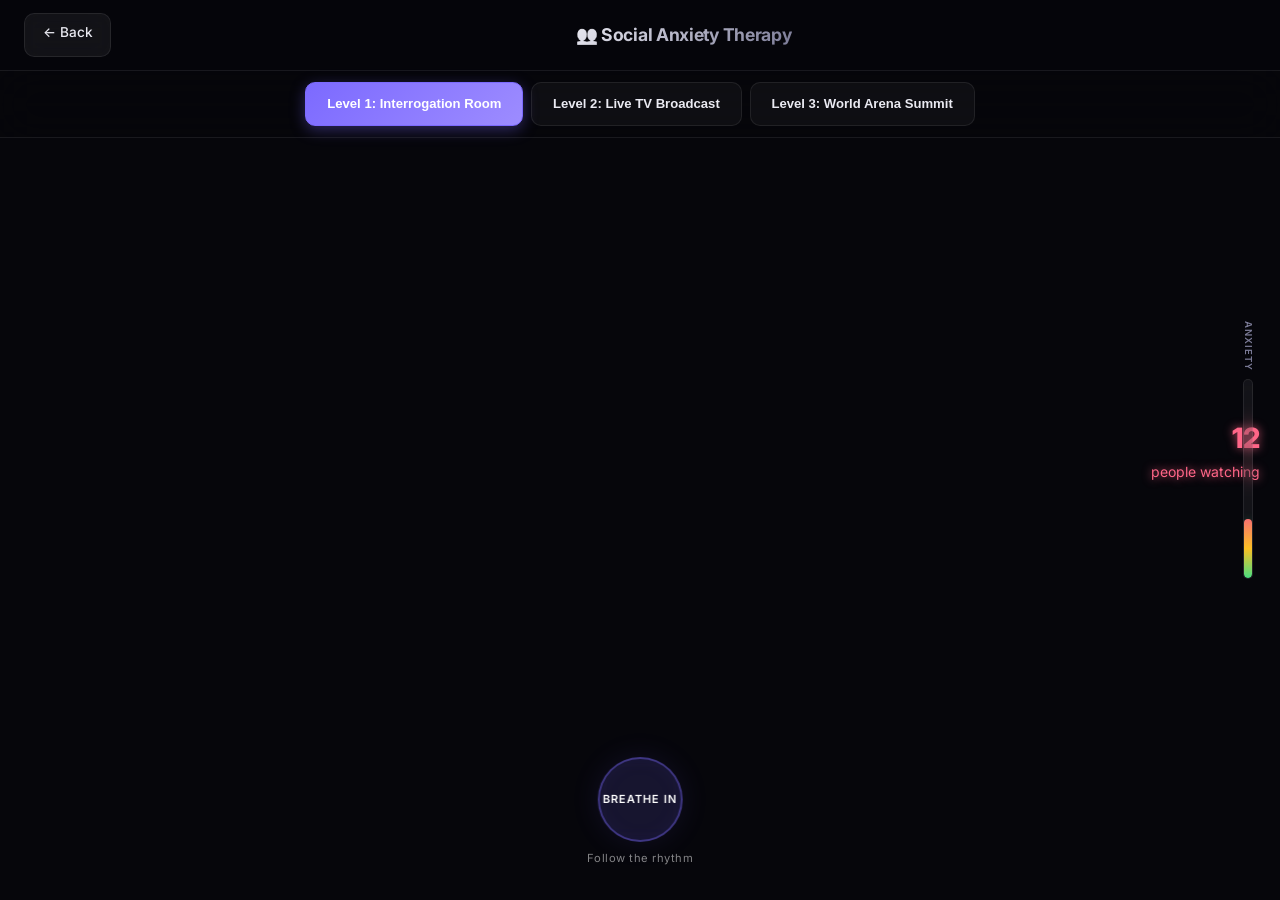
<file: social.html>
<!DOCTYPE html>
<html lang="en">
<head>
  <meta charset="UTF-8">
  <meta name="viewport" content="width=device-width, initial-scale=1.0">
  <title>Social Anxiety — PhobiaVR</title>
  <script src="https://aframe.io/releases/1.4.2/aframe.min.js"></script>
  <script src="shared.js"></script>
  <link rel="stylesheet" href="styles.css">
  <link href="https://fonts.googleapis.com/css2?family=Inter:wght@300;400;600;700&display=swap" rel="stylesheet">
  <style>
    #crowd-indicator{position:fixed;right:20px;top:50%;transform:translateY(-50%);z-index:100;color:#ff6688;font-family:Inter,sans-serif;font-size:14px;text-align:right;pointer-events:none;text-shadow:0 0 10px rgba(255,102,136,0.8)}
    #crowd-indicator .crowd-val{font-size:28px;font-weight:800;display:block}
    #crowd-overlay{position:fixed;top:0;left:0;width:100%;height:100%;pointer-events:none;z-index:50;opacity:0;transition:opacity 1.5s;background:radial-gradient(ellipse at center, transparent 20%, rgba(80,0,0,0.25) 100%)}
    #spotlight-overlay{position:fixed;top:0;left:0;width:100%;height:100%;pointer-events:none;z-index:49;opacity:0;transition:opacity 2s;background:radial-gradient(circle at 50% 40%, rgba(255,255,200,0.15) 0%, transparent 40%, rgba(0,0,0,0.3) 100%)}
  </style>
</head>
<body>
  <div id="crowd-indicator"><span class="crowd-val" id="crowd-display">12</span>people watching</div>
  <div id="crowd-overlay"></div>
  <div id="spotlight-overlay"></div>
  <div class="scene-ui">
    <div class="scene-header">
      <a href="index.html" class="back-btn">← Back</a>
      <h1>👥 Social Anxiety Therapy</h1>
      <div></div>
    </div>
    <div class="level-selector">
      <button class="level-btn active" onclick="setLevel(1)">Level 1: Interrogation Room</button>
      <button class="level-btn" onclick="setLevel(2)">Level 2: Live TV Broadcast</button>
      <button class="level-btn" onclick="setLevel(3)">Level 3: World Arena Summit</button>
    </div>
  </div>
  <div class="breathing-guide"><div class="breath-circle">Breathe In</div><div class="breath-label">Follow the rhythm</div></div>
  <div class="anxiety-meter"><span class="meter-label">Anxiety</span><div class="meter-track"><div class="meter-fill" style="height:30%"></div></div></div>
  <div class="comfort-msg" style="opacity:0;">You are safe here.</div>

  <a-scene id="vrscene" vr-mode-ui="enabled:true" renderer="antialias:true; colorManagement:true; physicallyCorrectLights:true; logarithmicDepthBuffer:true" fog="type:linear; color:#1a1a1a; near:20; far:60">
    <a-entity id="rig" position="0 1.6 0" thumbstick-locomotion="speed:3">
      <a-camera look-controls wasd-controls="acceleration:20">
        <a-cursor color="#ff6688" fuse="false" raycaster="far:200"></a-cursor>
      </a-camera>
      <a-entity id="left-hand" laser-controls="hand:left" raycaster="showLine:true; lineColor:#44aaff; lineOpacity:0.5; far:3"></a-entity>
      <a-entity id="right-hand" laser-controls="hand:right" raycaster="showLine:true; lineColor:#44aaff; lineOpacity:0.5; far:10"></a-entity>
    </a-entity>

    <!-- ======= LEVEL 1: INTERROGATION ROOM ======= -->
    <a-entity id="level1" visible="true">
      <a-sky color="#0e0e14"></a-sky>
      <a-light type="ambient" color="#556" intensity="0.5"></a-light>
      <a-light type="spot" position="0 4 0" color="#ffffdd" intensity="5" distance="12" angle="40" decay="1" target="#interrogation-target"></a-light>
      <a-entity id="interrogation-target" position="0 0 0"></a-entity>
      <a-light type="point" position="0 3 -2.2" color="#ddccbb" intensity="2" distance="6"></a-light>
      <a-light type="point" position="0 2.5 0" color="#aaa" intensity="0.8" distance="10"></a-light>

      <!-- Concrete Room -->
      <a-box position="0 2.5 0" width="6" height="5" depth="6" material="color:#222; roughness:0.9; side:back"></a-box>
      <a-box position="0 0 0" width="6" height="0.1" depth="6" material="color:#1a1a1a; roughness:0.8"></a-box>
      <a-box position="0 5 0" width="6" height="0.1" depth="6" material="color:#1a1a1a; roughness:0.9"></a-box>

      <!-- Metal table -->
      <a-box position="0 0.9 -1.3" width="2" height="0.06" depth="1" material="color:#888; metalness:0.8; roughness:0.2"></a-box>
      <a-cylinder position="-0.8 0.45 -1.6" radius="0.03" height="0.9" material="color:#666; metalness:0.8"></a-cylinder>
      <a-cylinder position="0.8 0.45 -1.6" radius="0.03" height="0.9" material="color:#666; metalness:0.8"></a-cylinder>
      <a-cylinder position="-0.8 0.45 -1" radius="0.03" height="0.9" material="color:#666; metalness:0.8"></a-cylinder>
      <a-cylinder position="0.8 0.45 -1" radius="0.03" height="0.9" material="color:#666; metalness:0.8"></a-cylinder>

      <!-- Your chair -->
      <a-box position="0 0.5 0.5" width="0.5" height="0.05" depth="0.5" material="color:#777; metalness:0.7"></a-box>
      <a-box position="0 0.85 0.75" width="0.5" height="0.7" depth="0.05" material="color:#777; metalness:0.7"></a-box>

      <!-- === INTERROGATORS (3 seated, high detail, facing you) === -->
      <a-entity position="0 0 -2.2" realistic-person="skin:#c8a080; shirt:#1a1a2e; pants:#1a1a2a; shoes:#111; hair:#1a1008; hairStyle:short; pose:sitting-crossed; detail:high"></a-entity>
      <a-entity position="-1.5 0 -2.2" realistic-person="skin:#8a7058; shirt:#2a2a1e; pants:#1a1a1a; shoes:#111; hair:#0a0808; hairStyle:short; pose:leaning; detail:high"></a-entity>
      <a-entity position="1.5 0 -2.2" realistic-person="skin:#d4b898; shirt:#222238; pants:#1a1a22; shoes:#111; hair:#2a1a08; hairStyle:medium; pose:sitting; detail:high"></a-entity>

      <!-- Manila folder and papers -->
      <a-box position="-0.3 0.94 -1.3" width="0.3" height="0.03" depth="0.4" material="color:#c8a860"></a-box>
      <a-plane position="0.3 0.94 -1.3" width="0.25" height="0.35" material="color:#eee8d0" rotation="-90 5 0"></a-plane>

      <!-- One-way mirror -->
      <a-box position="2.99 2.5 0" width="0.05" height="3" depth="4" material="color:#111; metalness:0.9; opacity:0.8; transparent:true"></a-box>

      <!-- === MIRROR OBSERVERS (5, facing through mirror toward you) === -->
      <a-entity position="4 0 -1" rotation="0 -90 0" realistic-person="skin:#9a8070; shirt:#1a1a28; pants:#151520; shoes:#111; hair:#0a0808; hairStyle:short; pose:standing; detail:medium"></a-entity>
      <a-entity position="4 0 0.6" rotation="0 -90 0" realistic-person="skin:#6a5040; shirt:#1a1a22; pants:#151518; shoes:#111; hair:#111; hairStyle:bald; pose:standing; detail:medium"></a-entity>
      <a-entity position="4.5 0 -0.3" rotation="0 -90 0" realistic-person="skin:#aa8870; shirt:#181828; pants:#141420; shoes:#111; hair:#0a0a05; hairStyle:short; pose:standing; detail:medium"></a-entity>
      <a-entity position="5 0 0.8" rotation="0 -90 0" realistic-person="skin:#8a7058; shirt:#1a1a25; pants:#151520; shoes:#111; hair:#1a1008; hairStyle:short; pose:standing; detail:low"></a-entity>
      <a-entity position="5.2 0 -0.8" rotation="0 -90 0" realistic-person="skin:#c0a080; shirt:#1a1a22; pants:#141418; shoes:#111; hair:#2a1a08; hairStyle:short; pose:standing; detail:low"></a-entity>

      <!-- === GUARDS & ROOM OBSERVERS (5, high detail) === -->
      <a-entity position="-2 0 2.5" rotation="0 180 0" realistic-person="skin:#c0a080; shirt:#2a2a35; pants:#1a1a22; shoes:#111; hair:#1a1008; hairStyle:short; pose:standing; detail:high"></a-entity>
      <a-entity position="1.5 0 2.5" rotation="0 180 0" realistic-person="skin:#6a5040; shirt:#2a2a30; pants:#1a1a22; shoes:#111; hair:#0a0808; hairStyle:short; pose:standing; detail:high"></a-entity>
      <a-entity position="-2.7 0 -0.5" rotation="0 90 0" realistic-person="skin:#d4b898; shirt:#333340; pants:#222230; shoes:#111; hair:#4a3018; hairStyle:medium; pose:standing; detail:high"></a-entity>
      <a-entity position="-2.7 0 -1.8" rotation="0 90 0" realistic-person="skin:#b89878; shirt:#2c3030; pants:#1a1a22; shoes:#111; hair:#2a1a08; hairStyle:short; pose:standing; detail:high"></a-entity>
      <a-entity position="0 0 -2.8" realistic-person="skin:#aa8870; shirt:#2a2540; pants:#1a1a2a; shoes:#111; hair:#0a0a08; hairStyle:short; pose:standing; detail:high"></a-entity>

      <!-- Recording indicator (red dot) -->
      <a-sphere position="2 4.5 -2" radius="0.05" material="color:#ff0000; emissive:#ff0000; emissiveIntensity:0"
                animation="property:material.emissiveIntensity; from:0; to:0.8; dur:1500; dir:alternate; loop:true"></a-sphere>

      <a-text value="INTERROGATION ROOM — 12 people watching your every move.\nA blinding light shines down. They know everything.\nGuards block the exit. Observers lurk behind the mirror.\nThey're ALL waiting for you to speak. The silence crushes you." position="0 3.8 -1" align="center" color="#ff6688" scale="0.3 0.3 0.3" face-camera></a-text>
    </a-entity>

    <!-- ======= LEVEL 2: LIVE TV BROADCAST ======= -->
    <a-entity id="level2" visible="false">
      <a-sky color="#111118"></a-sky>
      <a-light type="ambient" color="#333" intensity="0.3"></a-light>
      <a-light type="spot" position="-3 6 3" color="#ffffee" intensity="4" distance="15" angle="35" target="#tv-target" cast-shadow="true"></a-light>
      <a-light type="spot" position="3 6 3" color="#ffffee" intensity="4" distance="15" angle="35" target="#tv-target" cast-shadow="true"></a-light>
      <a-light type="spot" position="0 7 -2" color="#eeeeff" intensity="3" distance="12" angle="25" target="#tv-target" cast-shadow="true"></a-light>
      <a-entity id="tv-target" position="0 1.2 0"></a-entity>
      <a-light type="point" position="0 4 -9" color="#aabbcc" intensity="1.5" distance="12"></a-light>
      <a-light type="point" position="-5 3 -8" color="#99aabb" intensity="0.8" distance="8"></a-light>
      <a-light type="point" position="5 3 -8" color="#99aabb" intensity="0.8" distance="8"></a-light>

      <!-- Studio ceiling grid -->
      <a-box position="0 7 0" width="20" height="0.1" depth="16" material="color:#111; metalness:0.5"></a-box>
      <a-cylinder position="-3 6.5 3" radius="0.15" height="0.3" material="color:#333; metalness:0.7"></a-cylinder>
      <a-cylinder position="3 6.5 3" radius="0.15" height="0.3" material="color:#333; metalness:0.7"></a-cylinder>
      <a-cylinder position="0 7.2 -2" radius="0.12" height="0.5" material="color:#333; metalness:0.7"></a-cylinder>

      <!-- Studio floor -->
      <a-box position="0 0 0" width="20" height="0.1" depth="16" material="color:#1a1a22; roughness:0.3; metalness:0.2"></a-box>

      <!-- News desk -->
      <a-box position="0 0.6 0" width="3.5" height="1.2" depth="0.8" material="color:#1a2233; metalness:0.4; roughness:0.3"></a-box>
      <a-box position="0 0.6 -0.41" width="3.4" height="1.15" depth="0.02" material="color:#cc2244; metalness:0.3"></a-box>
      <a-text position="0 0.6 -0.43" value="BREAKING NEWS" color="#ffffff" scale="0.35 0.35 0.35" align="center"></a-text>
      <a-box position="0 1.8 -2.5" width="0.8" height="0.5" depth="0.05" material="color:#000; emissive:#001100; emissiveIntensity:0.1"
             animation="property:material.emissiveIntensity; from:0.1; to:0; dur:5000; easing:easeInQuad"></a-box>
      <a-cylinder position="0.6 1.35 0" radius="0.02" height="0.3" material="color:#333; metalness:0.8"></a-cylinder>
      <a-sphere position="0.6 1.5 0" radius="0.035" material="color:#222; metalness:0.6"></a-sphere>
      <a-plane position="-0.3 1.21 0.1" width="0.25" height="0.35" material="color:#fff; opacity:0.8; transparent:true" rotation="-85 10 0"></a-plane>
      <a-plane position="0.2 1.21 -0.1" width="0.22" height="0.3" material="color:#fff; opacity:0.7; transparent:true" rotation="-85 -8 0"></a-plane>

      <!-- CAMERAS -->
      <a-entity position="0 1.5 -5">
        <a-box width="0.8" height="0.6" depth="1.2" material="color:#222; metalness:0.5"></a-box>
        <a-cylinder position="0 0 -0.7" radius="0.15" height="0.3" material="color:#111; metalness:0.8" rotation="90 0 0"></a-cylinder>
        <a-sphere position="0 0.35 -0.3" radius="0.06" material="color:#ff0000; emissive:#ff0000; emissiveIntensity:0.8"
                  animation="property:material.emissiveIntensity; from:0.8; to:0.3; dur:1000; dir:alternate; loop:true"></a-sphere>
        <a-cylinder position="0 -0.5 0" radius="0.06" height="1.5" material="color:#333; metalness:0.7"></a-cylinder>
      </a-entity>
      <a-entity position="-4 1.4 -4" rotation="0 25 0">
        <a-box width="0.7" height="0.55" depth="1.1" material="color:#222; metalness:0.5"></a-box>
        <a-cylinder position="0 0 -0.65" radius="0.13" height="0.3" material="color:#111; metalness:0.8" rotation="90 0 0"></a-cylinder>
        <a-sphere position="0 0.32 -0.3" radius="0.05" material="color:#ff0000; emissive:#ff0000; emissiveIntensity:0.5"></a-sphere>
      </a-entity>
      <a-entity position="4 2.5 -3" rotation="0 -20 0">
        <a-box width="0.6" height="0.5" depth="1" material="color:#222; metalness:0.5"></a-box>
        <a-cylinder position="0 0 -0.6" radius="0.12" height="0.25" material="color:#111; metalness:0.8" rotation="90 0 0"></a-cylinder>
      </a-entity>

      <!-- Live monitors -->
      <a-box position="-3 3 -7" width="3" height="2" depth="0.1" material="color:#111"></a-box>
      <a-plane position="-3 3 -6.94" width="2.8" height="1.8" material="color:#c8a080; opacity:0.3; transparent:true"
               animation="property:material.opacity; from:0.25; to:0.35; dur:2000; dir:alternate; loop:true"></a-plane>
      <a-text position="-3 2.2 -6.9" value="LIVE" color="#ff0000" scale="0.25 0.25 0.25" align="center"></a-text>
      <a-box position="3 3 -7" width="3" height="2" depth="0.1" material="color:#111"></a-box>
      <a-plane position="3 3 -6.94" width="2.8" height="1.8" material="color:#c8a080; opacity:0.3; transparent:true"></a-plane>
      <a-text position="3 2.2 -6.9" value="LIVE" color="#ff0000" scale="0.25 0.25 0.25" align="center"></a-text>

      <!-- === CREW (4 people, medium detail) === -->
      <a-entity position="-2 0 -6" realistic-person="skin:#b89878; shirt:#2a2a33; pants:#1a1a22; hair:#1a1008; hairStyle:short; pose:standing; detail:medium"></a-entity>
      <a-entity position="2 0 -5.5" realistic-person="skin:#c0a080; shirt:#2a2a30; pants:#1a1a22; hair:#2a1a08; hairStyle:short; pose:standing; detail:medium"></a-entity>
      <a-entity position="5 0 -5" realistic-person="skin:#6a5040; shirt:#2a3030; pants:#1a1a22; hair:#0a0808; hairStyle:short; pose:standing; detail:medium"></a-entity>
      <a-entity position="-5 0 -4" realistic-person="skin:#d4b898; shirt:#2a2a2a; pants:#1a1a1a; hair:#4a3018; hairStyle:medium; pose:standing; detail:medium"></a-entity>

      <!-- === AUDIENCE Front Row (8 seated, medium) === -->
      <a-entity position="-4 0 -7.5" realistic-person="skin:#c0a080; shirt:#2a1a2a; pants:#1a1a22; hair:#1a1008; hairStyle:short; pose:sitting; detail:medium"></a-entity>
      <a-entity position="-2.5 0 -7.8" realistic-person="skin:#8a7058; shirt:#1a2a1a; pants:#1a1a1a; hair:#0a0808; hairStyle:short; pose:sitting; detail:medium"></a-entity>
      <a-entity position="-1 0 -8" realistic-person="skin:#d4b898; shirt:#222238; pants:#1a1a22; hair:#4a3018; hairStyle:long; pose:sitting; detail:medium"></a-entity>
      <a-entity position="0.5 0 -8" realistic-person="skin:#c8a888; shirt:#2a2a1a; pants:#1a1a1a; hair:#1a1008; hairStyle:short; pose:sitting; detail:medium"></a-entity>
      <a-entity position="2 0 -7.8" realistic-person="skin:#6a5040; shirt:#1a1a33; pants:#1a1a22; hair:#0a0808; hairStyle:short; pose:sitting; detail:medium"></a-entity>
      <a-entity position="3.5 0 -7.5" realistic-person="skin:#b89070; shirt:#2a1a1a; pants:#1a1a1a; hair:#111; hairStyle:bald; pose:sitting; detail:medium"></a-entity>
      <a-entity position="5.5 0 -6.5" realistic-person="skin:#d0b090; shirt:#222222; pants:#1a1a1a; hair:#2a1a08; hairStyle:short; pose:sitting; detail:medium"></a-entity>
      <a-entity position="-5.5 0 -6.5" realistic-person="skin:#aa8870; shirt:#1a2a2a; pants:#1a1a22; hair:#0a0808; hairStyle:medium; pose:sitting; detail:medium"></a-entity>

      <!-- === AUDIENCE Second Row (10 seated, medium) === -->
      <a-entity position="-6 0.6 -9" realistic-person="skin:#c0a080; shirt:#1a1a22; pants:#151520; hair:#1a1008; hairStyle:short; pose:sitting; detail:medium"></a-entity>
      <a-entity position="-4.5 0.6 -9.5" realistic-person="skin:#8a7058; shirt:#22221a; pants:#151518; hair:#0a0808; hairStyle:short; pose:sitting; detail:medium"></a-entity>
      <a-entity position="-3 0.6 -9.8" realistic-person="skin:#d4b898; shirt:#1a2222; pants:#151518; hair:#4a3018; hairStyle:long; pose:sitting; detail:medium"></a-entity>
      <a-entity position="-1.5 0.6 -10" realistic-person="skin:#c8a888; shirt:#221a1a; pants:#151520; hair:#1a1008; hairStyle:short; pose:sitting; detail:medium"></a-entity>
      <a-entity position="0 0.6 -10.2" realistic-person="skin:#6a5040; shirt:#222; pants:#151518; hair:#0a0808; hairStyle:short; pose:sitting; detail:medium"></a-entity>
      <a-entity position="1.5 0.6 -10" realistic-person="skin:#b89070; shirt:#2a2a1a; pants:#151520; hair:#2a1a08; hairStyle:short; pose:sitting; detail:medium"></a-entity>
      <a-entity position="3 0.6 -9.8" realistic-person="skin:#d0b090; shirt:#1a221a; pants:#151518; hair:#1a1008; hairStyle:medium; pose:sitting; detail:medium"></a-entity>
      <a-entity position="4.5 0.6 -9.5" realistic-person="skin:#aa8870; shirt:#2a1a22; pants:#151520; hair:#0a0808; hairStyle:short; pose:sitting; detail:medium"></a-entity>
      <a-entity position="6 0.6 -9" realistic-person="skin:#b89878; shirt:#1a1a2a; pants:#151518; hair:#1a1008; hairStyle:short; pose:sitting; detail:medium"></a-entity>
      <a-entity position="7 0.6 -8" realistic-person="skin:#e0c0a0; shirt:#222233; pants:#151520; hair:#aa8830; hairStyle:long; pose:sitting; detail:medium"></a-entity>

      <!-- === AUDIENCE Third Row (12 seated, low) === -->
      <a-entity position="-7 1.4 -10.5" realistic-person="skin:#a08868; shirt:#151520; pants:#121218; hair:#0a0808; hairStyle:short; pose:sitting; detail:low"></a-entity>
      <a-entity position="-5.5 1.4 -11" realistic-person="skin:#b09878; shirt:#201518; pants:#121215; hair:#1a1008; hairStyle:medium; pose:sitting; detail:low"></a-entity>
      <a-entity position="-4 1.4 -11.3" realistic-person="skin:#6a5040; shirt:#152015; pants:#121218; hair:#0a0808; hairStyle:short; pose:sitting; detail:low"></a-entity>
      <a-entity position="-2.5 1.4 -11.5" realistic-person="skin:#a89070; shirt:#181820; pants:#121215; hair:#111; hairStyle:bald; pose:sitting; detail:low"></a-entity>
      <a-entity position="-1 1.4 -11.7" realistic-person="skin:#dbb898; shirt:#202018; pants:#121218; hair:#4a3018; hairStyle:short; pose:sitting; detail:low"></a-entity>
      <a-entity position="0.5 1.4 -11.8" realistic-person="skin:#c8a888; shirt:#181518; pants:#121215; hair:#0a0808; hairStyle:long; pose:sitting; detail:low"></a-entity>
      <a-entity position="2 1.4 -11.5" realistic-person="skin:#8a7058; shirt:#152020; pants:#121218; hair:#0a0808; hairStyle:short; pose:sitting; detail:low"></a-entity>
      <a-entity position="3.5 1.4 -11.3" realistic-person="skin:#b09878; shirt:#201820; pants:#121215; hair:#1a1008; hairStyle:medium; pose:sitting; detail:low"></a-entity>
      <a-entity position="5 1.4 -11" realistic-person="skin:#c0a080; shirt:#182018; pants:#121218; hair:#2a1a08; hairStyle:short; pose:sitting; detail:low"></a-entity>
      <a-entity position="6.5 1.4 -10.5" realistic-person="skin:#a89070; shirt:#181518; pants:#121215; hair:#0a0808; hairStyle:short; pose:sitting; detail:low"></a-entity>
      <a-entity position="-7.5 1.4 -9.5" realistic-person="skin:#d0b090; shirt:#202020; pants:#121218; hair:#aa8830; hairStyle:short; pose:sitting; detail:low"></a-entity>
      <a-entity position="7.5 1.4 -9.5" realistic-person="skin:#6a5040; shirt:#181820; pants:#121215; hair:#0a0808; hairStyle:short; pose:sitting; detail:low"></a-entity>

      <!-- Phone screens glowing in audience -->
      <a-sphere position="-3 1.6 -9.2" radius="0.04" material="color:#88aaff; emissive:#88aaff; emissiveIntensity:0.4; fog:false"
               animation="property:material.emissiveIntensity; from:0.2; to:0.6; dur:2000; dir:alternate; loop:true"></a-sphere>
      <a-sphere position="2 1.6 -10" radius="0.04" material="color:#88aaff; emissive:#88aaff; emissiveIntensity:0.3; fog:false"
               animation="property:material.emissiveIntensity; from:0.1; to:0.5; dur:2500; dir:alternate; loop:true"></a-sphere>
      <a-sphere position="5 0.8 -7" radius="0.04" material="color:#88aaff; emissive:#88aaff; emissiveIntensity:0.5; fog:false"
               animation="property:material.emissiveIntensity; from:0.3; to:0.7; dur:1800; dir:alternate; loop:true"></a-sphere>

      <!-- ON AIR sign -->
      <a-box position="0 5 -8" width="2" height="0.8" depth="0.1" material="color:#330000; emissive:#ff0000; emissiveIntensity:0.3"></a-box>
      <a-text position="0 5 -7.94" value="ON AIR" color="#ff0000" scale="0.5 0.5 0.5" align="center"
              animation="property:material.opacity; from:1; to:0.4; dur:1500; dir:alternate; loop:true"></a-text>

      <!-- Viewer count -->
      <a-box position="6 4 -3" width="1.2" height="0.6" depth="0.05" material="color:#111"></a-box>
      <a-text position="6 4.1 -2.94" value="VIEWERS" color="#aaa" scale="0.12 0.12 0.12" align="center"></a-text>
      <a-text position="6 3.9 -2.94" value="14,200,000" color="#ff4444" scale="0.15 0.15 0.15" align="center"></a-text>

      <!-- Audience seating area -->
      <a-box position="0 0.3 -11" width="18" height="0.6" depth="4" material="color:#1a1a22; roughness:0.8"></a-box>
      <a-box position="0 1 -13" width="18" height="0.6" depth="3" material="color:#1a1a22; roughness:0.8"></a-box>

      <a-text value="LIVE TV — 14.2 MILLION watching right now.\nThe teleprompter just went blank. You're on your own.\n30+ studio audience stare. Cameras record every bead of sweat.\nThe producer screams in your earpiece: KEEP TALKING!" position="0 4.5 -2" align="center" color="#ff6688" scale="0.35 0.35 0.35" face-camera></a-text>
    </a-entity>

    <!-- ======= LEVEL 3: WORLD ARENA SUMMIT ======= -->
    <a-entity id="level3" visible="false">
      <a-sky color="#0a0a15"></a-sky>
      <a-light type="ambient" color="#2a2a38" intensity="0.35"></a-light>
      <a-light type="spot" position="0 30 0" color="#ffffee" intensity="6" distance="40" angle="15" target="#podium-target" cast-shadow="true"></a-light>
      <a-entity id="podium-target" position="0 0 0"></a-entity>
      <a-light type="point" position="0 3 0" color="#ffeedd" intensity="0.5" distance="8"></a-light>
      <a-light type="point" position="0 6 -15" color="#aabbcc" intensity="2" distance="25"></a-light>
      <a-light type="point" position="-15 5 -15" color="#99aabb" intensity="1.5" distance="20"></a-light>
      <a-light type="point" position="15 5 -15" color="#99aabb" intensity="1.5" distance="20"></a-light>
      <a-light type="point" position="0 10 -25" color="#8899aa" intensity="1" distance="20"></a-light>

      <!-- Arena floor -->
      <a-cylinder position="0 0 0" radius="60" height="0.3" material="color:#1a1520; roughness:0.3; metalness:0.2" open-ended="false"></a-cylinder>

      <!-- Glass podium -->
      <a-box position="0 0.7 0" width="1.2" height="1.4" depth="0.6" material="color:#333; metalness:0.6; roughness:0.2"></a-box>
      <a-box position="0 0.7 -0.31" width="1.1" height="1.3" depth="0.02" material="color:#99aacc; opacity:0.3; transparent:true; metalness:0.8"></a-box>
      <a-cylinder position="-0.2 1.55 -0.1" radius="0.015" height="0.3" material="color:#333; metalness:0.8"></a-cylinder>
      <a-sphere position="-0.2 1.7 -0.1" radius="0.025" material="color:#222; metalness:0.6"></a-sphere>
      <a-cylinder position="0.2 1.55 -0.1" radius="0.015" height="0.3" material="color:#333; metalness:0.8"></a-cylinder>
      <a-sphere position="0.2 1.7 -0.1" radius="0.025" material="color:#222; metalness:0.6"></a-sphere>

      <!-- === ROW 1 (13 people, closest, medium detail) === -->
      <a-entity position="-12 0 -8" realistic-person="skin:#c8a888; shirt:#1a1a33; pants:#1a1a22; hair:#1a1008; hairStyle:short; pose:sitting; detail:medium"></a-entity>
      <a-entity position="-10 0 -9" realistic-person="skin:#8a7058; shirt:#2a1a1a; pants:#1a1a1a; hair:#0a0808; hairStyle:short; pose:sitting; detail:medium"></a-entity>
      <a-entity position="-8 0 -10" realistic-person="skin:#d4b898; shirt:#1a2a1a; pants:#1a1a22; hair:#4a3018; hairStyle:medium; pose:sitting; detail:medium"></a-entity>
      <a-entity position="-6 0 -10.5" realistic-person="skin:#c0a080; shirt:#2a2a2a; pants:#1a1a1a; hair:#1a1008; hairStyle:short; pose:sitting; detail:medium"></a-entity>
      <a-entity position="-4 0 -11" realistic-person="skin:#6a5040; shirt:#1a1a2a; pants:#151520; hair:#0a0808; hairStyle:short; pose:sitting; detail:medium"></a-entity>
      <a-entity position="-2 0 -11.2" realistic-person="skin:#b89070; shirt:#2a1a2a; pants:#1a1a22; hair:#2a1a08; hairStyle:short; pose:sitting; detail:medium"></a-entity>
      <a-entity position="0 0 -11.5" realistic-person="skin:#c8a080; shirt:#111133; pants:#1a1a2a; hair:#0a0808; hairStyle:short; pose:sitting; detail:medium"></a-entity>
      <a-entity position="2 0 -11.2" realistic-person="skin:#d0b090; shirt:#1a2a2a; pants:#1a1a1a; hair:#1a1008; hairStyle:long; pose:sitting; detail:medium"></a-entity>
      <a-entity position="4 0 -11" realistic-person="skin:#aa8870; shirt:#2a2a1a; pants:#1a1a22; hair:#0a0808; hairStyle:short; pose:sitting; detail:medium"></a-entity>
      <a-entity position="6 0 -10.5" realistic-person="skin:#b89878; shirt:#1a1a1a; pants:#151518; hair:#111; hairStyle:bald; pose:sitting; detail:medium"></a-entity>
      <a-entity position="8 0 -10" realistic-person="skin:#e0c0a0; shirt:#2a1a2a; pants:#1a1a22; hair:#aa8830; hairStyle:short; pose:sitting; detail:medium"></a-entity>
      <a-entity position="10 0 -9" realistic-person="skin:#8a7058; shirt:#1a2a1a; pants:#1a1a1a; hair:#0a0808; hairStyle:short; pose:sitting; detail:medium"></a-entity>
      <a-entity position="12 0 -8" realistic-person="skin:#c0a888; shirt:#222233; pants:#1a1a22; hair:#2a1a08; hairStyle:medium; pose:sitting; detail:medium"></a-entity>

      <!-- === ROW 2 (11 people, elevated, medium detail) === -->
      <a-entity position="-16 1.5 -12" realistic-person="skin:#c0a080; shirt:#1a1a2a; pants:#151520; hair:#1a1008; hairStyle:short; pose:sitting; detail:medium"></a-entity>
      <a-entity position="-13 1.5 -14" realistic-person="skin:#6a5040; shirt:#2a2a1a; pants:#151518; hair:#0a0808; hairStyle:short; pose:sitting; detail:medium"></a-entity>
      <a-entity position="-10 1.5 -15.5" realistic-person="skin:#d4b898; shirt:#1a2a2a; pants:#151520; hair:#4a3018; hairStyle:long; pose:sitting; detail:medium"></a-entity>
      <a-entity position="-7 1.5 -16.5" realistic-person="skin:#c8a888; shirt:#2a1a1a; pants:#151518; hair:#1a1008; hairStyle:short; pose:sitting; detail:medium"></a-entity>
      <a-entity position="-3.5 1.5 -17" realistic-person="skin:#aa8870; shirt:#1a1a33; pants:#151520; hair:#0a0808; hairStyle:medium; pose:sitting; detail:medium"></a-entity>
      <a-entity position="0 1.5 -17.2" realistic-person="skin:#b89070; shirt:#222222; pants:#151518; hair:#2a1a08; hairStyle:short; pose:sitting; detail:medium"></a-entity>
      <a-entity position="3.5 1.5 -17" realistic-person="skin:#d0b090; shirt:#2a2a1a; pants:#151520; hair:#1a1008; hairStyle:short; pose:sitting; detail:medium"></a-entity>
      <a-entity position="7 1.5 -16.5" realistic-person="skin:#8a7058; shirt:#1a2a1a; pants:#151518; hair:#0a0808; hairStyle:short; pose:sitting; detail:medium"></a-entity>
      <a-entity position="10 1.5 -15.5" realistic-person="skin:#b89878; shirt:#2a1a2a; pants:#151520; hair:#111; hairStyle:bald; pose:sitting; detail:medium"></a-entity>
      <a-entity position="13 1.5 -14" realistic-person="skin:#e0c0a0; shirt:#1a1a1a; pants:#151518; hair:#aa8830; hairStyle:long; pose:sitting; detail:medium"></a-entity>
      <a-entity position="16 1.5 -12" realistic-person="skin:#c0a888; shirt:#2a2a2a; pants:#151520; hair:#2a1a08; hairStyle:short; pose:sitting; detail:medium"></a-entity>

      <!-- === ROW 3 (11 people, higher, low detail) === -->
      <a-entity position="-20 3.5 -16" realistic-person="skin:#c0a080; shirt:#1a1a22; pants:#121218; hair:#1a1008; hairStyle:short; pose:sitting; detail:low"></a-entity>
      <a-entity position="-17 3.5 -19" realistic-person="skin:#8a7058; shirt:#22221a; pants:#121215; hair:#0a0808; hairStyle:short; pose:sitting; detail:low"></a-entity>
      <a-entity position="-13 3.5 -21" realistic-person="skin:#d4b898; shirt:#1a2222; pants:#121218; hair:#4a3018; hairStyle:medium; pose:sitting; detail:low"></a-entity>
      <a-entity position="-9 3.5 -22.5" realistic-person="skin:#c8a888; shirt:#221a1a; pants:#121215; hair:#1a1008; hairStyle:short; pose:sitting; detail:low"></a-entity>
      <a-entity position="-5 3.5 -23" realistic-person="skin:#6a5040; shirt:#1a1a2a; pants:#121218; hair:#0a0808; hairStyle:short; pose:sitting; detail:low"></a-entity>
      <a-entity position="0 3.5 -23.5" realistic-person="skin:#b89070; shirt:#222; pants:#121215; hair:#2a1a08; hairStyle:short; pose:sitting; detail:low"></a-entity>
      <a-entity position="5 3.5 -23" realistic-person="skin:#d0b090; shirt:#2a1a22; pants:#121218; hair:#1a1008; hairStyle:long; pose:sitting; detail:low"></a-entity>
      <a-entity position="9 3.5 -22.5" realistic-person="skin:#aa8870; shirt:#1a221a; pants:#121215; hair:#0a0808; hairStyle:short; pose:sitting; detail:low"></a-entity>
      <a-entity position="13 3.5 -21" realistic-person="skin:#b89878; shirt:#222a1a; pants:#121218; hair:#111; hairStyle:bald; pose:sitting; detail:low"></a-entity>
      <a-entity position="17 3.5 -19" realistic-person="skin:#e0c0a0; shirt:#1a1a22; pants:#121215; hair:#aa8830; hairStyle:short; pose:sitting; detail:low"></a-entity>
      <a-entity position="20 3.5 -16" realistic-person="skin:#c0a888; shirt:#22221a; pants:#121218; hair:#2a1a08; hairStyle:short; pose:sitting; detail:low"></a-entity>

      <!-- === ROW 4 (11 people, upper gallery, low detail) === -->
      <a-entity position="-24 6 -18" realistic-person="skin:#c0a080; shirt:#1a1a22; pants:#121218; hair:#1a1008; hairStyle:short; pose:sitting; detail:low"></a-entity>
      <a-entity position="-21 6 -22" realistic-person="skin:#8a7058; shirt:#22221a; pants:#121215; hair:#0a0808; hairStyle:short; pose:sitting; detail:low"></a-entity>
      <a-entity position="-17 6 -25" realistic-person="skin:#d4b898; shirt:#1a2222; pants:#121218; hair:#4a3018; hairStyle:medium; pose:sitting; detail:low"></a-entity>
      <a-entity position="-12 6 -27" realistic-person="skin:#c8a888; shirt:#221a1a; pants:#121215; hair:#1a1008; hairStyle:short; pose:sitting; detail:low"></a-entity>
      <a-entity position="-6 6 -28" realistic-person="skin:#6a5040; shirt:#1a1a2a; pants:#121218; hair:#0a0808; hairStyle:short; pose:sitting; detail:low"></a-entity>
      <a-entity position="0 6 -28.5" realistic-person="skin:#b89070; shirt:#222; pants:#121215; hair:#2a1a08; hairStyle:short; pose:sitting; detail:low"></a-entity>
      <a-entity position="6 6 -28" realistic-person="skin:#d0b090; shirt:#2a1a22; pants:#121218; hair:#1a1008; hairStyle:long; pose:sitting; detail:low"></a-entity>
      <a-entity position="12 6 -27" realistic-person="skin:#aa8870; shirt:#1a221a; pants:#121215; hair:#0a0808; hairStyle:short; pose:sitting; detail:low"></a-entity>
      <a-entity position="17 6 -25" realistic-person="skin:#b89878; shirt:#222a1a; pants:#121218; hair:#111; hairStyle:bald; pose:sitting; detail:low"></a-entity>
      <a-entity position="21 6 -22" realistic-person="skin:#e0c0a0; shirt:#1a1a22; pants:#121215; hair:#aa8830; hairStyle:short; pose:sitting; detail:low"></a-entity>
      <a-entity position="24 6 -18" realistic-person="skin:#c0a888; shirt:#22221a; pants:#121218; hair:#2a1a08; hairStyle:medium; pose:sitting; detail:low"></a-entity>

      <!-- Side wings -->
      <a-entity position="-22 2 -3" rotation="0 90 0" realistic-person="skin:#c0a080; shirt:#1a1a22; pants:#151520; hair:#1a1008; hairStyle:short; pose:standing; detail:low"></a-entity>
      <a-entity position="-23 2 -6" rotation="0 90 0" realistic-person="skin:#8a7058; shirt:#22221a; pants:#151518; hair:#0a0808; hairStyle:short; pose:standing; detail:low"></a-entity>
      <a-entity position="-24 2 -9" rotation="0 90 0" realistic-person="skin:#d4b898; shirt:#1a2222; pants:#151520; hair:#4a3018; hairStyle:medium; pose:standing; detail:low"></a-entity>
      <a-entity position="22 2 -3" rotation="0 -90 0" realistic-person="skin:#c8a888; shirt:#221a1a; pants:#151518; hair:#1a1008; hairStyle:short; pose:standing; detail:low"></a-entity>
      <a-entity position="23 2 -6" rotation="0 -90 0" realistic-person="skin:#6a5040; shirt:#1a1a2a; pants:#151520; hair:#0a0808; hairStyle:short; pose:standing; detail:low"></a-entity>
      <a-entity position="24 2 -9" rotation="0 -90 0" realistic-person="skin:#d0b090; shirt:#2a1a22; pants:#151518; hair:#2a1a08; hairStyle:short; pose:standing; detail:low"></a-entity>

      <!-- Arena walls -->
      <a-cylinder position="0 10 -5" radius="55" height="25" material="color:#0a0a12; side:back" open-ended="true"></a-cylinder>

      <!-- Country flag banners -->
      <a-plane position="-15 12 -25" width="1.5" height="3" material="color:#0055a4; side:double" animation="property:rotation; from:0 0 -2; to:0 0 2; dur:3000; dir:alternate; loop:true"></a-plane>
      <a-plane position="-10 12 -26" width="1.5" height="3" material="color:#cc0000; side:double" animation="property:rotation; from:0 0 2; to:0 0 -2; dur:3500; dir:alternate; loop:true"></a-plane>
      <a-plane position="-5 12 -27" width="1.5" height="3" material="color:#006633; side:double" animation="property:rotation; from:0 0 -1; to:0 0 1; dur:2800; dir:alternate; loop:true"></a-plane>
      <a-plane position="0 12 -27.5" width="1.5" height="3" material="color:#0033a0; side:double" animation="property:rotation; from:0 0 1; to:0 0 -1; dur:3200; dir:alternate; loop:true"></a-plane>
      <a-plane position="5 12 -27" width="1.5" height="3" material="color:#ff6600; side:double" animation="property:rotation; from:0 0 -2; to:0 0 2; dur:2900; dir:alternate; loop:true"></a-plane>
      <a-plane position="10 12 -26" width="1.5" height="3" material="color:#cc0033; side:double" animation="property:rotation; from:0 0 2; to:0 0 -2; dur:3100; dir:alternate; loop:true"></a-plane>
      <a-plane position="15 12 -25" width="1.5" height="3" material="color:#003366; side:double" animation="property:rotation; from:0 0 -1; to:0 0 1; dur:3400; dir:alternate; loop:true"></a-plane>

      <!-- Jumbotron -->
      <a-box position="0 12 -35" width="30" height="12" depth="0.3" material="color:#111"></a-box>
      <a-plane position="0 12 -34.8" width="29" height="11" material="color:#c8a080; opacity:0.2; transparent:true"
               animation="property:material.opacity; from:0.15; to:0.25; dur:3000; dir:alternate; loop:true"></a-plane>
      <a-text position="0 7 -34.7" value="LIVE BROADCAST TO 194 NATIONS" color="#ff4444" scale="0.6 0.6 0.6" align="center"
              animation="property:material.opacity; from:1; to:0.5; dur:2000; dir:alternate; loop:true"></a-text>

      <!-- Upper galleries -->
      <a-entity position="-28 4.5 -8" rotation="0 75 0" realistic-person="skin:#c0a080; shirt:#1a1a22; pants:#121218; hair:#1a1008; hairStyle:short; pose:sitting; detail:low"></a-entity>
      <a-entity position="-27 4.5 -11" rotation="0 75 0" realistic-person="skin:#8a7058; shirt:#22221a; pants:#121215; hair:#0a0808; hairStyle:short; pose:sitting; detail:low"></a-entity>
      <a-entity position="-26 4.5 -14" rotation="0 75 0" realistic-person="skin:#d4b898; shirt:#1a2222; pants:#121218; hair:#4a3018; hairStyle:medium; pose:sitting; detail:low"></a-entity>
      <a-entity position="-28 7 -10" rotation="0 75 0" realistic-person="skin:#c8a888; shirt:#151520; pants:#121215; hair:#1a1008; hairStyle:short; pose:sitting; detail:low"></a-entity>
      <a-entity position="-27 7 -13" rotation="0 75 0" realistic-person="skin:#6a5040; shirt:#201518; pants:#121218; hair:#0a0808; hairStyle:short; pose:sitting; detail:low"></a-entity>
      <a-entity position="-26 7 -16" rotation="0 75 0" realistic-person="skin:#b89070; shirt:#181820; pants:#121215; hair:#2a1a08; hairStyle:short; pose:sitting; detail:low"></a-entity>
      <a-entity position="28 4.5 -8" rotation="0 -75 0" realistic-person="skin:#d0b090; shirt:#221a1a; pants:#121218; hair:#1a1008; hairStyle:long; pose:sitting; detail:low"></a-entity>
      <a-entity position="27 4.5 -11" rotation="0 -75 0" realistic-person="skin:#aa8870; shirt:#1a1a2a; pants:#121215; hair:#0a0808; hairStyle:short; pose:sitting; detail:low"></a-entity>
      <a-entity position="26 4.5 -14" rotation="0 -75 0" realistic-person="skin:#b89878; shirt:#2a1a22; pants:#121218; hair:#111; hairStyle:bald; pose:sitting; detail:low"></a-entity>
      <a-entity position="28 7 -10" rotation="0 -75 0" realistic-person="skin:#e0c0a0; shirt:#182018; pants:#121215; hair:#aa8830; hairStyle:short; pose:sitting; detail:low"></a-entity>
      <a-entity position="27 7 -13" rotation="0 -75 0" realistic-person="skin:#c0a888; shirt:#201820; pants:#121218; hair:#2a1a08; hairStyle:medium; pose:sitting; detail:low"></a-entity>
      <a-entity position="26 7 -16" rotation="0 -75 0" realistic-person="skin:#8a7058; shirt:#152015; pants:#121215; hair:#0a0808; hairStyle:short; pose:sitting; detail:low"></a-entity>

      <!-- === ROW 5 nosebleed (9 people, low) === -->
      <a-entity position="-22 9 -22" realistic-person="skin:#a08868; shirt:#121218; pants:#0e0e15; hair:#0a0808; hairStyle:short; pose:sitting; detail:low"></a-entity>
      <a-entity position="-17 9 -26" realistic-person="skin:#b09878; shirt:#181215; pants:#0e0e12; hair:#1a1008; hairStyle:medium; pose:sitting; detail:low"></a-entity>
      <a-entity position="-11 9 -28" realistic-person="skin:#6a5040; shirt:#121812; pants:#0e0e15; hair:#0a0808; hairStyle:short; pose:sitting; detail:low"></a-entity>
      <a-entity position="-5 9 -29.5" realistic-person="skin:#a89070; shirt:#151518; pants:#0e0e12; hair:#111; hairStyle:bald; pose:sitting; detail:low"></a-entity>
      <a-entity position="0 9 -30" realistic-person="skin:#dbb898; shirt:#181818; pants:#0e0e15; hair:#4a3018; hairStyle:short; pose:sitting; detail:low"></a-entity>
      <a-entity position="5 9 -29.5" realistic-person="skin:#c8a888; shirt:#181215; pants:#0e0e12; hair:#0a0808; hairStyle:long; pose:sitting; detail:low"></a-entity>
      <a-entity position="11 9 -28" realistic-person="skin:#d0b090; shirt:#121818; pants:#0e0e15; hair:#2a1a08; hairStyle:short; pose:sitting; detail:low"></a-entity>
      <a-entity position="17 9 -26" realistic-person="skin:#8a7058; shirt:#151218; pants:#0e0e12; hair:#0a0808; hairStyle:short; pose:sitting; detail:low"></a-entity>
      <a-entity position="22 9 -22" realistic-person="skin:#aa8870; shirt:#181815; pants:#0e0e15; hair:#111; hairStyle:short; pose:sitting; detail:low"></a-entity>

      <!-- Camera flashes -->
      <a-sphere position="-18 4 -18" radius="0.06" material="color:#fff; emissive:#fff; emissiveIntensity:0; fog:false"
               animation="property:material.emissiveIntensity; from:0; to:3; dur:50; delay:2000; dir:alternate; loop:true"></a-sphere>
      <a-sphere position="12 6.5 -26" radius="0.06" material="color:#fff; emissive:#fff; emissiveIntensity:0; fog:false"
               animation="property:material.emissiveIntensity; from:0; to:2.5; dur:50; delay:7000; dir:alternate; loop:true"></a-sphere>
      <a-sphere position="-22 2.5 -5" radius="0.06" material="color:#fff; emissive:#fff; emissiveIntensity:0; fog:false"
               animation="property:material.emissiveIntensity; from:0; to:3; dur:50; delay:4500; dir:alternate; loop:true"></a-sphere>
      <a-sphere position="0 9.5 -29" radius="0.05" material="color:#fff; emissive:#fff; emissiveIntensity:0; fog:false"
               animation="property:material.emissiveIntensity; from:0; to:2; dur:50; delay:9500; dir:alternate; loop:true"></a-sphere>

      <!-- Phone screens -->
      <a-sphere position="-9 4.2 -22" radius="0.05" material="color:#88aaff; emissive:#88aaff; emissiveIntensity:0.4; fog:false"
               animation="property:material.emissiveIntensity; from:0.2; to:0.6; dur:2000; dir:alternate; loop:true"></a-sphere>
      <a-sphere position="5 6.8 -27.5" radius="0.05" material="color:#88aaff; emissive:#88aaff; emissiveIntensity:0.3; fog:false"
               animation="property:material.emissiveIntensity; from:0.1; to:0.5; dur:2500; dir:alternate; loop:true"></a-sphere>
      <a-sphere position="-16 2 -12" radius="0.05" material="color:#88aaff; emissive:#88aaff; emissiveIntensity:0.35; fog:false"
               animation="property:material.emissiveIntensity; from:0.15; to:0.55; dur:1800; dir:alternate; loop:true"></a-sphere>
      <a-sphere position="20 4 -17" radius="0.05" material="color:#88aaff; emissive:#88aaff; emissiveIntensity:0.4; fog:false"
               animation="property:material.emissiveIntensity; from:0.2; to:0.6; dur:2200; dir:alternate; loop:true"></a-sphere>

      <!-- Press photographers (flashes) -->
      <a-sphere position="-8 1.5 -9" radius="0.08" material="color:#fff; emissive:#fff; emissiveIntensity:0; fog:false"
                animation="property:material.emissiveIntensity; from:0; to:3; dur:50; delay:3000; dir:alternate; loop:true"></a-sphere>
      <a-sphere position="5 1.5 -10" radius="0.08" material="color:#fff; emissive:#fff; emissiveIntensity:0; fog:false"
                animation="property:material.emissiveIntensity; from:0; to:3; dur:50; delay:5500; dir:alternate; loop:true"></a-sphere>
      <a-sphere position="-3 2 -12" radius="0.06" material="color:#fff; emissive:#fff; emissiveIntensity:0; fog:false"
                animation="property:material.emissiveIntensity; from:0; to:2; dur:50; delay:8000; dir:alternate; loop:true"></a-sphere>
      <a-sphere position="10 1.5 -8" radius="0.07" material="color:#fff; emissive:#fff; emissiveIntensity:0; fog:false"
                animation="property:material.emissiveIntensity; from:0; to:3; dur:50; delay:11000; dir:alternate; loop:true"></a-sphere>

      <a-text value="WORLD SUMMIT — 500+ world leaders stare at you.\nJumbotron shows your face to 194 nations.\nCamera flashes blind you. The silence is crushing.\nBillions watch live. Every pause feels like eternity." position="0 5 -5" align="center" color="#ff6688" scale="0.4 0.4 0.4" face-camera></a-text>
    </a-entity>
  </a-scene>

  <script src="shared.js"></script>
  <script>
    var crowds = { 1: '12', 2: '30+', 3: '500+' };
    function setLevel(num) {
      document.getElementById('level1').setAttribute('visible', num === 1);
      document.getElementById('level2').setAttribute('visible', num === 2);
      document.getElementById('level3').setAttribute('visible', num === 3);
      var rig = document.getElementById('rig');
      var scene = document.getElementById('vrscene');
      var crowd = document.getElementById('crowd-overlay');
      var spot = document.getElementById('spotlight-overlay');
      if (num === 1) { rig.setAttribute('position','0 1.6 1'); scene.setAttribute('fog','type:linear; color:#0e0e14; near:8; far:20'); crowd.style.opacity='0.3'; spot.style.opacity='0.4'; }
      if (num === 2) { rig.setAttribute('position','0 1.6 1'); scene.setAttribute('fog','type:linear; color:#111118; near:15; far:35'); crowd.style.opacity='0.4'; spot.style.opacity='0.6'; }
      if (num === 3) { rig.setAttribute('position','0 1.6 1'); scene.setAttribute('fog','type:linear; color:#0a0a15; near:20; far:70'); crowd.style.opacity='0.55'; spot.style.opacity='0.7'; }
      document.getElementById('crowd-display').textContent = crowds[num];
      document.querySelectorAll('.level-btn').forEach(function(btn, i) { btn.classList.toggle('active', i === num - 1); });
      showComfortMessage();
    }
    setInterval(function(){
      if (document.getElementById('level3').getAttribute('visible')){
        var s = document.getElementById('spotlight-overlay');
        s.style.opacity='0.9';
        setTimeout(function(){ s.style.opacity='0.7'; },100);
      }
    }, 3000 + Math.random()*5000);
    window.addEventListener('load', function() { initPhobiaScene(); initVRPhobiaApp(); setLevel(1); });
  </script>
</body>
</html>
</file>
<file: styles.css>
/* ============================================
   PhobiaVR — Premium Styles
   Ultra-Realistic with Glassmorphism & Animations
   ============================================ */

*, *::before, *::after {
  margin: 0;
  padding: 0;
  box-sizing: border-box;
}

:root {
  --bg: #06060b;
  --surface: rgba(18, 18, 30, 0.7);
  --surface-solid: #12121e;
  --border: rgba(255, 255, 255, 0.06);
  --border-hover: rgba(255, 255, 255, 0.12);
  --text: #eaeaf2;
  --text-dim: #7a7a96;
  --accent: #7c6aff;
  --accent-light: #9d8cff;
  --accent-glow: rgba(124, 106, 255, 0.35);
  --accent-glow-strong: rgba(124, 106, 255, 0.6);
  --social: #ff6b9d;
  --social-glow: rgba(255, 107, 157, 0.3);
  --acro: #ffa94d;
  --acro-glow: rgba(255, 169, 77, 0.3);
  --aqua: #4dc9f6;
  --aqua-glow: rgba(77, 201, 246, 0.3);
  --nycto: #a78bfa;
  --nycto-glow: rgba(167, 139, 250, 0.3);
  --easy: #4ade80;
  --medium: #fbbf24;
  --hard: #f87171;
  --glass-bg: rgba(14, 14, 24, 0.55);
  --glass-border: rgba(255, 255, 255, 0.08);
  --card-radius: 20px;
  --transition-smooth: cubic-bezier(0.25, 0.46, 0.45, 0.94);
  --transition-bounce: cubic-bezier(0.68, -0.55, 0.265, 1.55);
}

html {
  scroll-behavior: smooth;
}

body {
  font-family: 'Inter', -apple-system, BlinkMacSystemFont, sans-serif;
  background: var(--bg);
  color: var(--text);
  line-height: 1.6;
  overflow-x: hidden;
  -webkit-font-smoothing: antialiased;
  -moz-osx-font-smoothing: grayscale;
}

a {
  color: var(--accent-light);
  text-decoration: none;
  transition: color 0.3s var(--transition-smooth);
}

a:hover {
  color: #fff;
  text-shadow: 0 0 15px var(--accent-glow);
}

/* ---- Particle Canvas ---- */
#particles-canvas {
  position: fixed;
  top: 0;
  left: 0;
  width: 100%;
  height: 100%;
  z-index: 0;
  pointer-events: none;
}

/* ---- Loading Screen ---- */
.loading-screen {
  position: fixed;
  inset: 0;
  z-index: 10000;
  background: var(--bg);
  display: flex;
  flex-direction: column;
  align-items: center;
  justify-content: center;
  transition: opacity 0.8s ease, visibility 0.8s ease;
}

.loading-screen.hidden {
  opacity: 0;
  visibility: hidden;
  pointer-events: none;
}

.loading-spinner {
  width: 48px;
  height: 48px;
  border: 3px solid var(--border);
  border-top-color: var(--accent);
  border-radius: 50%;
  animation: spin 0.8s linear infinite;
}

.loading-text {
  margin-top: 1.2rem;
  color: var(--text-dim);
  font-size: 0.9rem;
  font-weight: 500;
  letter-spacing: 2px;
  text-transform: uppercase;
  animation: loadingPulse 1.5s ease-in-out infinite;
}

@keyframes spin { to { transform: rotate(360deg); } }
@keyframes loadingPulse {
  0%, 100% { opacity: 0.4; }
  50% { opacity: 1; }
}

/* ---- App Container ---- */
.app {
  position: relative;
  z-index: 1;
}

/* ---- Hero ---- */
.hero {
  position: relative;
  min-height: 100vh;
  display: flex;
  align-items: center;
  justify-content: center;
  text-align: center;
  overflow: hidden;
}

.hero-bg {
  position: absolute;
  inset: 0;
  background:
    radial-gradient(ellipse at 20% 50%, rgba(124,106,255,0.12) 0%, transparent 55%),
    radial-gradient(ellipse at 80% 50%, rgba(255,107,157,0.08) 0%, transparent 55%),
    radial-gradient(ellipse at 50% 80%, rgba(77,201,246,0.08) 0%, transparent 55%),
    radial-gradient(circle at 50% 50%, rgba(124,106,255,0.04) 0%, transparent 80%);
  animation: heroPulse 10s ease-in-out infinite alternate;
}

.hero-bg::before {
  content: '';
  position: absolute;
  inset: 0;
  background: 
    conic-gradient(from 0deg at 30% 30%, transparent 0deg, rgba(124,106,255,0.03) 60deg, transparent 120deg),
    conic-gradient(from 180deg at 70% 70%, transparent 0deg, rgba(255,107,157,0.03) 60deg, transparent 120deg);
  animation: heroPulse 15s ease-in-out infinite alternate-reverse;
}

.hero-bg::after {
  content: '';
  position: absolute;
  top: -50%;
  left: -50%;
  width: 200%;
  height: 200%;
  background: radial-gradient(circle at center, transparent 30%, var(--bg) 70%);
  pointer-events: none;
}

@keyframes heroPulse {
  0% { opacity: 0.5; transform: scale(1) rotate(0deg); }
  50% { opacity: 0.8; }
  100% { opacity: 1; transform: scale(1.08) rotate(1deg); }
}

/* Floating orbs in hero */
.hero-orb {
  position: absolute;
  border-radius: 50%;
  filter: blur(60px);
  opacity: 0;
  animation: orbFloat 8s ease-in-out infinite;
}

.hero-orb:nth-child(1) {
  width: 300px;
  height: 300px;
  background: var(--accent);
  top: 20%;
  left: 10%;
  animation-delay: 0s;
  animation-duration: 12s;
}

.hero-orb:nth-child(2) {
  width: 200px;
  height: 200px;
  background: var(--social);
  top: 60%;
  right: 15%;
  animation-delay: 2s;
  animation-duration: 10s;
}

.hero-orb:nth-child(3) {
  width: 250px;
  height: 250px;
  background: var(--aqua);
  bottom: 20%;
  left: 30%;
  animation-delay: 4s;
  animation-duration: 14s;
}

@keyframes orbFloat {
  0%, 100% { opacity: 0.06; transform: translateY(0) scale(1); }
  25% { opacity: 0.1; transform: translateY(-30px) scale(1.1); }
  50% { opacity: 0.08; transform: translateY(-10px) scale(0.95); }
  75% { opacity: 0.12; transform: translateY(-40px) scale(1.05); }
}

.hero-content {
  position: relative;
  z-index: 2;
  max-width: 750px;
  padding: 2rem;
}

.hero-title {
  font-size: clamp(3rem, 7vw, 5rem);
  font-weight: 800;
  letter-spacing: -3px;
  margin-bottom: 0.5rem;
  line-height: 1.1;
  opacity: 0;
  transform: translateY(30px);
  animation: heroFadeUp 1s var(--transition-smooth) 0.3s forwards;
}

.accent {
  background: linear-gradient(135deg, var(--accent) 0%, var(--accent-light) 50%, #c4b5fd 100%);
  -webkit-background-clip: text;
  -webkit-text-fill-color: transparent;
  background-clip: text;
  text-shadow: none;
  position: relative;
}

.accent::after {
  content: 'VR';
  position: absolute;
  left: 0;
  top: 0;
  background: linear-gradient(135deg, var(--accent) 0%, var(--accent-light) 50%, #c4b5fd 100%);
  -webkit-background-clip: text;
  -webkit-text-fill-color: transparent;
  background-clip: text;
  filter: blur(20px);
  opacity: 0.5;
  z-index: -1;
}

.hero-badge {
  display: inline-flex;
  align-items: center;
  gap: 0.5rem;
  padding: 0.4rem 1rem;
  border-radius: 999px;
  background: rgba(124, 106, 255, 0.1);
  border: 1px solid rgba(124, 106, 255, 0.2);
  font-size: 0.8rem;
  font-weight: 600;
  color: var(--accent-light);
  margin-bottom: 1.5rem;
  opacity: 0;
  transform: translateY(20px);
  animation: heroFadeUp 0.8s var(--transition-smooth) 0.1s forwards;
  letter-spacing: 1px;
  text-transform: uppercase;
}

.hero-badge .dot {
  width: 6px;
  height: 6px;
  border-radius: 50%;
  background: var(--easy);
  animation: dotPulse 2s ease-in-out infinite;
}

@keyframes dotPulse {
  0%, 100% { opacity: 0.5; transform: scale(1); }
  50% { opacity: 1; transform: scale(1.3); }
}

.hero-subtitle {
  font-size: clamp(1.1rem, 2.5vw, 1.5rem);
  font-weight: 300;
  color: var(--text-dim);
  margin-bottom: 1.5rem;
  opacity: 0;
  transform: translateY(30px);
  animation: heroFadeUp 1s var(--transition-smooth) 0.5s forwards;
}

.hero-desc {
  font-size: 1.05rem;
  color: var(--text-dim);
  max-width: 520px;
  margin: 0 auto 2.5rem;
  line-height: 1.8;
  opacity: 0;
  transform: translateY(30px);
  animation: heroFadeUp 1s var(--transition-smooth) 0.7s forwards;
}

.scroll-hint {
  color: var(--accent-light);
  font-weight: 600;
  font-size: 0.9rem;
  letter-spacing: 1px;
  opacity: 0;
  animation: heroFadeUp 1s var(--transition-smooth) 0.9s forwards, bounce 2.5s ease-in-out 2s infinite;
  display: inline-flex;
  flex-direction: column;
  align-items: center;
  gap: 0.5rem;
}

.scroll-hint::after {
  content: '';
  width: 1px;
  height: 40px;
  background: linear-gradient(to bottom, var(--accent), transparent);
  animation: scrollLine 2s ease-in-out infinite;
}

@keyframes scrollLine {
  0% { transform: scaleY(0); transform-origin: top; }
  50% { transform: scaleY(1); transform-origin: top; }
  50.1% { transform: scaleY(1); transform-origin: bottom; }
  100% { transform: scaleY(0); transform-origin: bottom; }
}

@keyframes heroFadeUp {
  to { opacity: 1; transform: translateY(0); }
}

@keyframes bounce {
  0%, 100% { transform: translateY(0); }
  50% { transform: translateY(12px); }
}

/* ---- Section Transitions ---- */
.reveal {
  opacity: 0;
  transform: translateY(40px);
  transition: opacity 0.8s var(--transition-smooth), transform 0.8s var(--transition-smooth);
}

.reveal.visible {
  opacity: 1;
  transform: translateY(0);
}

.reveal-delay-1 { transition-delay: 0.1s; }
.reveal-delay-2 { transition-delay: 0.2s; }
.reveal-delay-3 { transition-delay: 0.3s; }
.reveal-delay-4 { transition-delay: 0.4s; }

/* ---- Sessions ---- */
.sessions {
  padding: 5rem 2rem 4rem;
  max-width: 1200px;
  margin: 0 auto;
  text-align: center;
  position: relative;
}

.section-title {
  font-size: clamp(1.8rem, 4vw, 2.5rem);
  font-weight: 800;
  margin-bottom: 0.5rem;
  letter-spacing: -1px;
  background: linear-gradient(135deg, var(--text) 0%, var(--text-dim) 100%);
  -webkit-background-clip: text;
  -webkit-text-fill-color: transparent;
  background-clip: text;
}

.section-desc {
  color: var(--text-dim);
  margin-bottom: 3.5rem;
  font-size: 1.05rem;
  max-width: 500px;
  margin-left: auto;
  margin-right: auto;
}

.card-grid {
  display: grid;
  grid-template-columns: repeat(auto-fit, minmax(280px, 1fr));
  gap: 1.5rem;
}

/* ---- Cards Glassmorphism ---- */
.card {
  background: var(--glass-bg);
  backdrop-filter: blur(20px);
  -webkit-backdrop-filter: blur(20px);
  border: 1px solid var(--glass-border);
  border-radius: var(--card-radius);
  padding: 2rem 1.5rem;
  text-align: left;
  cursor: pointer;
  transition: 
    transform 0.4s var(--transition-smooth), 
    box-shadow 0.4s var(--transition-smooth), 
    border-color 0.4s var(--transition-smooth),
    background 0.4s var(--transition-smooth);
  position: relative;
  overflow: hidden;
}

.card::before {
  content: '';
  position: absolute;
  top: 0;
  left: 0;
  right: 0;
  height: 2px;
  border-radius: var(--card-radius) var(--card-radius) 0 0;
  opacity: 0.8;
  transition: opacity 0.4s ease, height 0.4s ease;
}

.card::after {
  content: '';
  position: absolute;
  top: 0;
  left: 0;
  right: 0;
  bottom: 0;
  border-radius: var(--card-radius);
  opacity: 0;
  transition: opacity 0.5s ease;
  pointer-events: none;
}

.card-social::before { background: linear-gradient(90deg, var(--social), #ff8fb8); }
.card-acro::before { background: linear-gradient(90deg, var(--acro), #ffcc80); }
.card-aqua::before { background: linear-gradient(90deg, var(--aqua), #80ddff); }
.card-nycto::before { background: linear-gradient(90deg, var(--nycto), #c4b5fd); }

.card-social::after { background: radial-gradient(ellipse at top, var(--social-glow), transparent 70%); }
.card-acro::after { background: radial-gradient(ellipse at top, var(--acro-glow), transparent 70%); }
.card-aqua::after { background: radial-gradient(ellipse at top, var(--aqua-glow), transparent 70%); }
.card-nycto::after { background: radial-gradient(ellipse at top, var(--nycto-glow), transparent 70%); }

.card:hover {
  transform: translateY(-8px) scale(1.02);
  background: rgba(22, 22, 38, 0.8);
}

.card:hover::before { height: 3px; opacity: 1; }
.card:hover::after { opacity: 0.15; }

.card-social:hover { 
  border-color: rgba(255, 107, 157, 0.3);
  box-shadow: 0 20px 60px rgba(255, 107, 157, 0.15), 0 0 0 1px rgba(255, 107, 157, 0.1);
}
.card-acro:hover { 
  border-color: rgba(255, 169, 77, 0.3);
  box-shadow: 0 20px 60px rgba(255, 169, 77, 0.15), 0 0 0 1px rgba(255, 169, 77, 0.1);
}
.card-aqua:hover { 
  border-color: rgba(77, 201, 246, 0.3);
  box-shadow: 0 20px 60px rgba(77, 201, 246, 0.15), 0 0 0 1px rgba(77, 201, 246, 0.1);
}
.card-nycto:hover { 
  border-color: rgba(167, 139, 250, 0.3);
  box-shadow: 0 20px 60px rgba(167, 139, 250, 0.15), 0 0 0 1px rgba(167, 139, 250, 0.1);
}

.card .card-shine {
  position: absolute;
  top: -150%;
  left: -150%;
  width: 200%;
  height: 200%;
  background: linear-gradient(
    45deg,
    transparent 40%,
    rgba(255, 255, 255, 0.03) 45%,
    rgba(255, 255, 255, 0.05) 50%,
    rgba(255, 255, 255, 0.03) 55%,
    transparent 60%
  );
  transition: transform 0.6s ease;
  pointer-events: none;
  z-index: 1;
}

.card:hover .card-shine { transform: translate(50%, 50%); }

.card-icon {
  font-size: 2.5rem;
  margin-bottom: 1rem;
  display: inline-block;
  transition: transform 0.4s var(--transition-bounce);
}

.card:hover .card-icon { transform: scale(1.2) rotate(-5deg); }

.card h3 {
  font-size: 1.35rem;
  font-weight: 700;
  margin-bottom: 0.5rem;
  letter-spacing: -0.3px;
  position: relative;
  z-index: 2;
}

.card > p {
  color: var(--text-dim);
  font-size: 0.92rem;
  margin-bottom: 1.2rem;
  line-height: 1.7;
  position: relative;
  z-index: 2;
}

.card-levels {
  display: flex;
  flex-direction: column;
  gap: 0.4rem;
  margin-bottom: 1.5rem;
  position: relative;
  z-index: 2;
}

.level {
  font-size: 0.78rem;
  font-weight: 600;
  padding: 0.3rem 0.7rem;
  border-radius: 8px;
  display: inline-block;
  width: fit-content;
  transition: transform 0.3s ease;
}

.card:hover .level { transform: translateX(4px); }

.level.easy { background: rgba(74,222,128,0.1); color: var(--easy); border: 1px solid rgba(74,222,128,0.15); }
.level.medium { background: rgba(251,191,36,0.1); color: var(--medium); border: 1px solid rgba(251,191,36,0.15); }
.level.hard { background: rgba(248,113,113,0.1); color: var(--hard); border: 1px solid rgba(248,113,113,0.15); }

.card-btn {
  position: relative;
  z-index: 2;
  background: linear-gradient(135deg, var(--accent) 0%, var(--accent-light) 100%);
  color: #fff;
  border: none;
  padding: 0.75rem 1.6rem;
  border-radius: 12px;
  font-size: 0.92rem;
  font-weight: 600;
  cursor: pointer;
  transition: all 0.3s var(--transition-smooth);
  letter-spacing: 0.3px;
  overflow: hidden;
}

.card-btn:hover {
  transform: scale(1.05);
  box-shadow: 0 8px 25px var(--accent-glow);
}

.card-btn:active { transform: scale(0.98); }

/* ---- Info ---- */
.info {
  padding: 5rem 2rem;
  max-width: 1000px;
  margin: 0 auto;
  text-align: center;
}

.info h2 {
  font-size: clamp(1.8rem, 4vw, 2.2rem);
  margin-bottom: 3rem;
  font-weight: 800;
  letter-spacing: -1px;
}

.info-grid {
  display: grid;
  grid-template-columns: repeat(auto-fit, minmax(200px, 1fr));
  gap: 1.5rem;
}

.info-item {
  background: var(--glass-bg);
  backdrop-filter: blur(15px);
  -webkit-backdrop-filter: blur(15px);
  border: 1px solid var(--glass-border);
  border-radius: 16px;
  padding: 2rem 1.5rem;
  transition: transform 0.4s var(--transition-smooth), box-shadow 0.4s var(--transition-smooth), border-color 0.3s ease;
}

.info-item:hover {
  transform: translateY(-5px);
  border-color: var(--border-hover);
  box-shadow: 0 15px 40px rgba(0, 0, 0, 0.3);
}

.info-num {
  width: 44px;
  height: 44px;
  background: linear-gradient(135deg, var(--accent), var(--accent-light));
  color: #fff;
  border-radius: 50%;
  display: flex;
  align-items: center;
  justify-content: center;
  font-weight: 700;
  margin: 0 auto 1.2rem;
  font-size: 1rem;
  box-shadow: 0 4px 15px var(--accent-glow);
}

.info-item h4 {
  margin-bottom: 0.5rem;
  font-size: 1.05rem;
  font-weight: 700;
}

.info-item p {
  color: var(--text-dim);
  font-size: 0.88rem;
  line-height: 1.7;
}

/* ---- Quest Support Box ---- */
.quest-box {
  margin-top: 3rem;
  padding: 2rem;
  background: var(--glass-bg);
  backdrop-filter: blur(15px);
  -webkit-backdrop-filter: blur(15px);
  border: 1px solid rgba(124, 106, 255, 0.15);
  border-radius: 16px;
  text-align: center;
  position: relative;
  overflow: hidden;
}

.quest-box::before {
  content: '';
  position: absolute;
  inset: 0;
  background: radial-gradient(ellipse at center top, var(--accent-glow), transparent 70%);
  opacity: 0.1;
}

.quest-box h3 {
  margin-bottom: 0.7rem;
  font-size: 1.2rem;
  position: relative;
}

.quest-box p {
  color: var(--text-dim);
  font-size: 0.95rem;
  line-height: 1.7;
  position: relative;
}

.quest-box .quest-subtitle {
  margin-top: 1rem;
  font-size: 0.85rem;
  color: var(--text-dim);
  opacity: 0.7;
}

/* ---- Footer ---- */
footer {
  text-align: center;
  padding: 2.5rem;
  color: var(--text-dim);
  font-size: 0.85rem;
  border-top: 1px solid var(--border);
  background: rgba(6, 6, 11, 0.8);
}

footer a {
  color: var(--accent-light);
  font-weight: 500;
}

/* ============================================
   VR Scene Page Styles — Glassmorphism UI
   ============================================ */

.scene-ui {
  position: fixed;
  top: 0;
  left: 0;
  width: 100%;
  z-index: 999;
  pointer-events: none;
}

.scene-header {
  display: flex;
  align-items: center;
  justify-content: space-between;
  padding: 0.8rem 1.5rem;
  background: rgba(6, 6, 11, 0.6);
  backdrop-filter: blur(20px);
  -webkit-backdrop-filter: blur(20px);
  border-bottom: 1px solid var(--glass-border);
  pointer-events: auto;
  animation: slideDown 0.6s var(--transition-smooth) forwards;
}

@keyframes slideDown {
  from { opacity: 0; transform: translateY(-100%); }
  to { opacity: 1; transform: translateY(0); }
}

.scene-header h1 {
  font-size: 1.1rem;
  font-weight: 700;
  letter-spacing: -0.3px;
  background: linear-gradient(135deg, var(--text), var(--text-dim));
  -webkit-background-clip: text;
  -webkit-text-fill-color: transparent;
  background-clip: text;
}

.scene-header .back-btn {
  background: rgba(255,255,255,0.06);
  color: var(--text);
  border: 1px solid var(--glass-border);
  padding: 0.5rem 1.1rem;
  border-radius: 10px;
  font-size: 0.85rem;
  font-weight: 500;
  cursor: pointer;
  text-decoration: none;
  transition: all 0.3s var(--transition-smooth);
  backdrop-filter: blur(10px);
}

.scene-header .back-btn:hover {
  background: rgba(255,255,255,0.12);
  border-color: rgba(255,255,255,0.15);
  transform: translateX(-2px);
}

.level-selector {
  display: flex;
  gap: 0.5rem;
  padding: 0.7rem 1.5rem;
  pointer-events: auto;
  justify-content: center;
  background: rgba(6, 6, 11, 0.5);
  backdrop-filter: blur(20px);
  -webkit-backdrop-filter: blur(20px);
  border-bottom: 1px solid var(--glass-border);
  animation: slideDown 0.6s var(--transition-smooth) 0.1s forwards;
  opacity: 0;
}

.level-btn {
  padding: 0.5rem 1.3rem;
  border-radius: 10px;
  border: 1px solid var(--glass-border);
  background: rgba(255, 255, 255, 0.04);
  color: var(--text);
  font-size: 0.82rem;
  font-weight: 600;
  cursor: pointer;
  transition: all 0.3s var(--transition-smooth);
  position: relative;
  overflow: hidden;
}

.level-btn:hover { 
  background: rgba(255,255,255,0.08);
  border-color: rgba(255,255,255,0.12);
  transform: translateY(-1px);
}

.level-btn.active { 
  background: linear-gradient(135deg, var(--accent), var(--accent-light));
  border-color: var(--accent); 
  box-shadow: 0 4px 15px var(--accent-glow);
  color: #fff;
}

/* ---- Level transition flash ---- */
.level-transition {
  position: fixed;
  inset: 0;
  background: rgba(6, 6, 11, 0.9);
  z-index: 998;
  opacity: 0;
  pointer-events: none;
  transition: opacity 0.4s ease;
}

.level-transition.active { opacity: 1; }

/* ---- Breathing guide Enhanced ---- */
.breathing-guide {
  position: fixed;
  bottom: 2rem;
  left: 50%;
  transform: translateX(-50%);
  z-index: 999;
  text-align: center;
  pointer-events: auto;
  animation: fadeInUp 0.8s var(--transition-smooth) 0.5s forwards;
  opacity: 0;
}

@keyframes fadeInUp {
  to { opacity: 1; }
}

.breath-circle {
  width: 85px;
  height: 85px;
  border-radius: 50%;
  background: rgba(124, 106, 255, 0.15);
  border: 2px solid rgba(124, 106, 255, 0.4);
  display: flex;
  align-items: center;
  justify-content: center;
  margin: 0 auto 0.5rem;
  font-size: 0.7rem;
  font-weight: 600;
  color: #fff;
  animation: breathe 8s ease-in-out infinite;
  backdrop-filter: blur(10px);
  -webkit-backdrop-filter: blur(10px);
  box-shadow: 0 0 30px rgba(124, 106, 255, 0.1), inset 0 0 20px rgba(124, 106, 255, 0.05);
  text-transform: uppercase;
  letter-spacing: 1px;
}

@keyframes breathe {
  0%, 100% { 
    transform: scale(0.8); 
    opacity: 0.5;
    box-shadow: 0 0 20px rgba(124, 106, 255, 0.1);
    border-color: rgba(124, 106, 255, 0.3);
  }
  25% { 
    transform: scale(1.2); 
    opacity: 1;
    box-shadow: 0 0 40px rgba(124, 106, 255, 0.25);
    border-color: rgba(124, 106, 255, 0.6);
  }
  50% { 
    transform: scale(1.2); 
    opacity: 1;
    box-shadow: 0 0 40px rgba(124, 106, 255, 0.25);
    border-color: rgba(124, 106, 255, 0.6);
  }
  75% { 
    transform: scale(0.8); 
    opacity: 0.5;
    box-shadow: 0 0 20px rgba(124, 106, 255, 0.1);
    border-color: rgba(124, 106, 255, 0.3);
  }
}

.breath-label {
  color: rgba(255,255,255,0.5);
  font-size: 0.7rem;
  letter-spacing: 0.5px;
}

/* ---- Anxiety meter Enhanced ---- */
.anxiety-meter {
  position: fixed;
  right: 1.5rem;
  top: 50%;
  transform: translateY(-50%);
  z-index: 999;
  display: flex;
  flex-direction: column;
  align-items: center;
  gap: 0.5rem;
  pointer-events: auto;
  animation: fadeInRight 0.8s var(--transition-smooth) 0.7s forwards;
  opacity: 0;
}

@keyframes fadeInRight {
  from { opacity: 0; transform: translateY(-50%) translateX(20px); }
  to { opacity: 1; transform: translateY(-50%) translateX(0); }
}

.meter-track {
  width: 10px;
  height: 200px;
  background: rgba(255,255,255,0.06);
  border-radius: 8px;
  position: relative;
  overflow: hidden;
  border: 1px solid var(--glass-border);
  backdrop-filter: blur(10px);
}

.meter-fill {
  position: absolute;
  bottom: 0;
  width: 100%;
  background: linear-gradient(to top, var(--easy), var(--medium), var(--hard));
  border-radius: 8px;
  transition: height 0.8s var(--transition-smooth);
  height: 30%;
  box-shadow: 0 0 10px rgba(74, 222, 128, 0.2);
}

.meter-label {
  font-size: 0.6rem;
  color: var(--text-dim);
  writing-mode: vertical-rl;
  text-orientation: mixed;
  letter-spacing: 1px;
  text-transform: uppercase;
  font-weight: 600;
}

/* ---- Comfort message Enhanced ---- */
.comfort-msg {
  position: fixed;
  bottom: 7rem;
  left: 50%;
  transform: translateX(-50%) translateY(10px);
  z-index: 999;
  background: rgba(6, 6, 11, 0.7);
  backdrop-filter: blur(20px);
  -webkit-backdrop-filter: blur(20px);
  padding: 0.9rem 1.8rem;
  border-radius: 14px;
  border: 1px solid var(--glass-border);
  font-size: 0.88rem;
  color: var(--text);
  text-align: center;
  max-width: 420px;
  transition: opacity 0.6s var(--transition-smooth), transform 0.6s var(--transition-smooth);
  box-shadow: 0 10px 40px rgba(0, 0, 0, 0.3);
}

/* ---- Session progress bar ---- */
.session-progress {
  position: fixed;
  bottom: 0;
  left: 0;
  width: 100%;
  z-index: 999;
  pointer-events: none;
}

.progress-bar {
  height: 3px;
  background: linear-gradient(90deg, var(--accent), var(--accent-light));
  transition: width 0.5s var(--transition-smooth);
  box-shadow: 0 0 10px var(--accent-glow);
}

/* ---- Responsive ---- */
@media (max-width: 768px) {
  .hero-title { letter-spacing: -1.5px; }
  .hero-subtitle { font-size: 1.1rem; }
  .card-grid { grid-template-columns: 1fr; gap: 1.2rem; }
  .info-grid { grid-template-columns: 1fr 1fr; }
  
  .level-selector {
    flex-wrap: wrap;
    gap: 0.4rem;
    padding: 0.6rem 1rem;
  }
  
  .level-btn {
    font-size: 0.75rem;
    padding: 0.4rem 0.8rem;
  }
  
  .anxiety-meter { right: 0.8rem; }
  .meter-track { height: 150px; }
}

@media (max-width: 480px) {
  .card-grid { grid-template-columns: 1fr; }
  .info-grid { grid-template-columns: 1fr; }
  .hero-content { padding: 1.5rem; }
  .sessions { padding: 3rem 1.2rem; }
}

@media (prefers-reduced-motion: reduce) {
  *, *::before, *::after {
    animation-duration: 0.01ms !important;
    animation-iteration-count: 1 !important;
    transition-duration: 0.01ms !important;
  }
}

@media (-webkit-min-device-pixel-ratio: 2), (min-resolution: 192dpi) {
  body { -webkit-text-size-adjust: 100%; }
}

.level-btn, .card-btn, .back-btn {
  min-height: 44px;
  min-width: 44px;
  touch-action: manipulation;
}

a-scene {
  image-rendering: crisp-edges;
  image-rendering: pixelated;
}

a-cursor { opacity: 0.8; }

/* ---- Custom Scrollbar ---- */
::-webkit-scrollbar { width: 6px; }
::-webkit-scrollbar-track { background: var(--bg); }
::-webkit-scrollbar-thumb { background: rgba(124, 106, 255, 0.3); border-radius: 3px; }
::-webkit-scrollbar-thumb:hover { background: rgba(124, 106, 255, 0.5); }

/* ---- Selection Color ---- */
::selection {
  background: rgba(124, 106, 255, 0.3);
  color: #fff;
}
</file>
